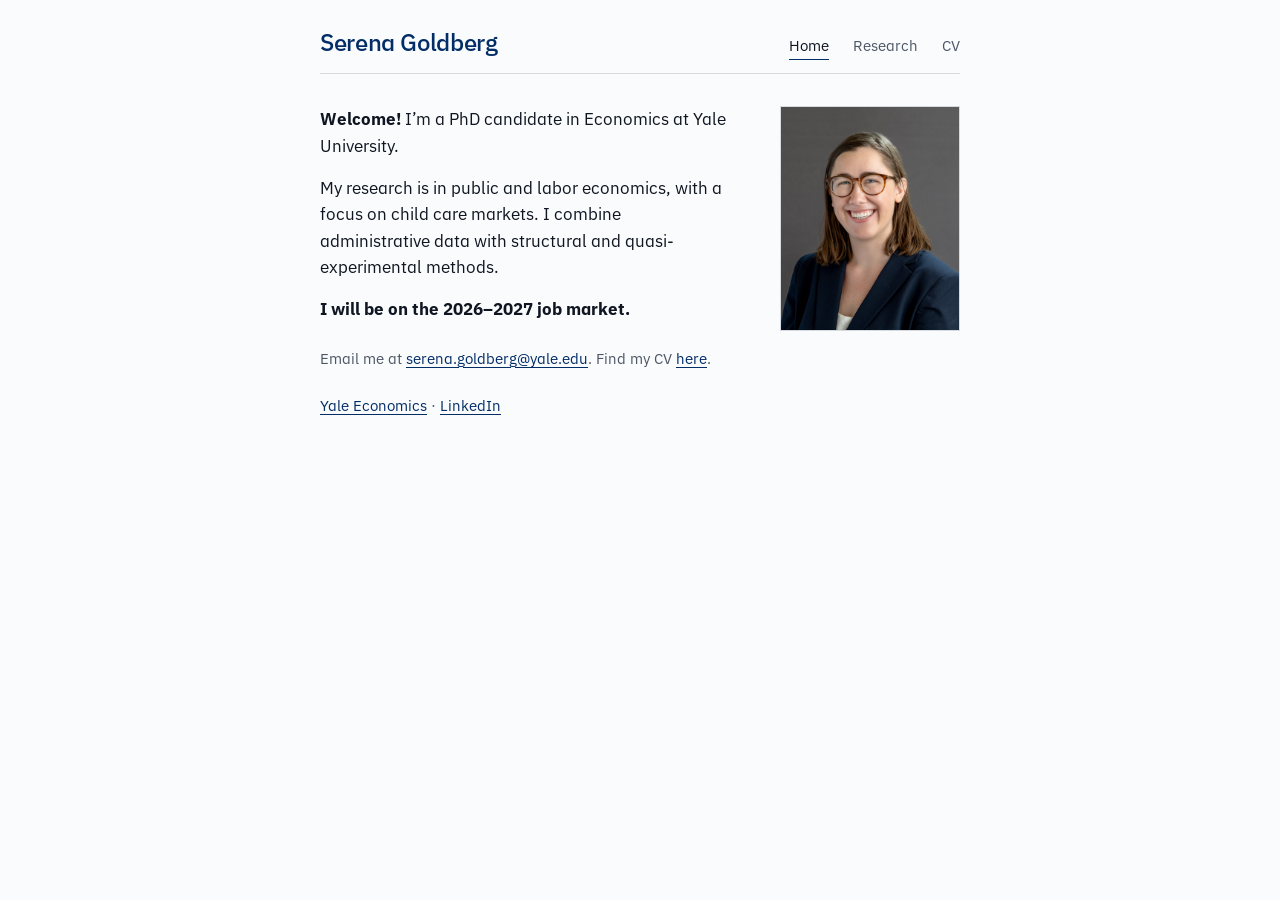
<file: index.html>
<!DOCTYPE html>
<html lang="en">
<head>
  <meta charset="UTF-8">
  <meta name="viewport" content="width=device-width, initial-scale=1.0">
  <title>Serena Goldberg — Yale Economics PhD Candidate</title>
  <meta name="description" content="Serena Goldberg is a PhD candidate in Economics at Yale University researching public and labor economics, with a focus on child care markets.">
  <script type="application/ld+json">
  {
    "@context": "https://schema.org",
    "@type": "Person",
    "name": "Serena Goldberg",
    "givenName": "Serena",
    "familyName": "Goldberg",
    "url": "https://serenagoldberg.github.io",
    "image": "https://serenagoldberg.github.io/images/headshot.jpg",
    "jobTitle": "PhD Candidate in Economics",
    "affiliation": {
      "@type": "CollegeOrUniversity",
      "name": "Yale University",
      "url": "https://economics.yale.edu"
    },
    "email": "mailto:serena.goldberg@yale.edu",
    "knowsAbout": ["Public Economics", "Labor Economics", "Child Care Markets"],
    "sameAs": [
      "https://economics.yale.edu/people/serena-goldberg",
      "https://www.linkedin.com/in/serena-goldberg-09257716b",
      "https://github.com/serenagoldberg"
    ]
  }
  </script>
  <link rel="preconnect" href="https://fonts.googleapis.com">
  <link rel="preconnect" href="https://fonts.gstatic.com" crossorigin>
  <link rel="stylesheet" href="https://fonts.googleapis.com/css2?family=IBM+Plex+Sans:wght@400;500;600;700&family=IBM+Plex+Mono:wght@400&display=swap">
  <link rel="stylesheet" href="style.css">
</head>
<body>
  <div class="page">
    <header class="masthead">
      <a href="index.html" class="masthead__wordmark">Serena Goldberg</a>
      <nav class="masthead__nav" aria-label="Primary">
        <a href="index.html" aria-current="page">Home</a>
        <a href="research.html">Research</a>
        <a href="cv.html">CV</a>
      </nav>
    </header>

    <main>
      <h1 class="visually-hidden">Serena Goldberg — Yale University Economics PhD Candidate</h1>

      <section class="home-header">
        <div class="home-header__intro">
          <p><strong>Welcome!</strong> I&rsquo;m a PhD candidate in Economics at Yale University.</p>
          <p>My research is in public and labor economics, with a focus on child care markets. I combine administrative data with structural and quasi-experimental methods.</p>
          <p><strong>I will be on the 2026&ndash;2027 job market.</strong></p>
          <p class="home-header__contact">
            Email me at <a href="mailto:serena.goldberg@yale.edu">serena.goldberg@yale.edu</a>. Find my CV <a href="cv.html">here</a>.
          </p>
          <p class="home-header__contact">
            <a href="https://economics.yale.edu/people/serena-goldberg">Yale Economics</a> &middot; <a href="https://www.linkedin.com/in/serena-goldberg-09257716b/">LinkedIn</a>
          </p>
        </div>
        <div class="headshot">
          <img src="images/headshot.jpg" alt="Serena Goldberg">
        </div>
      </section>
    </main>
  </div>
</body>
</html>
</file>
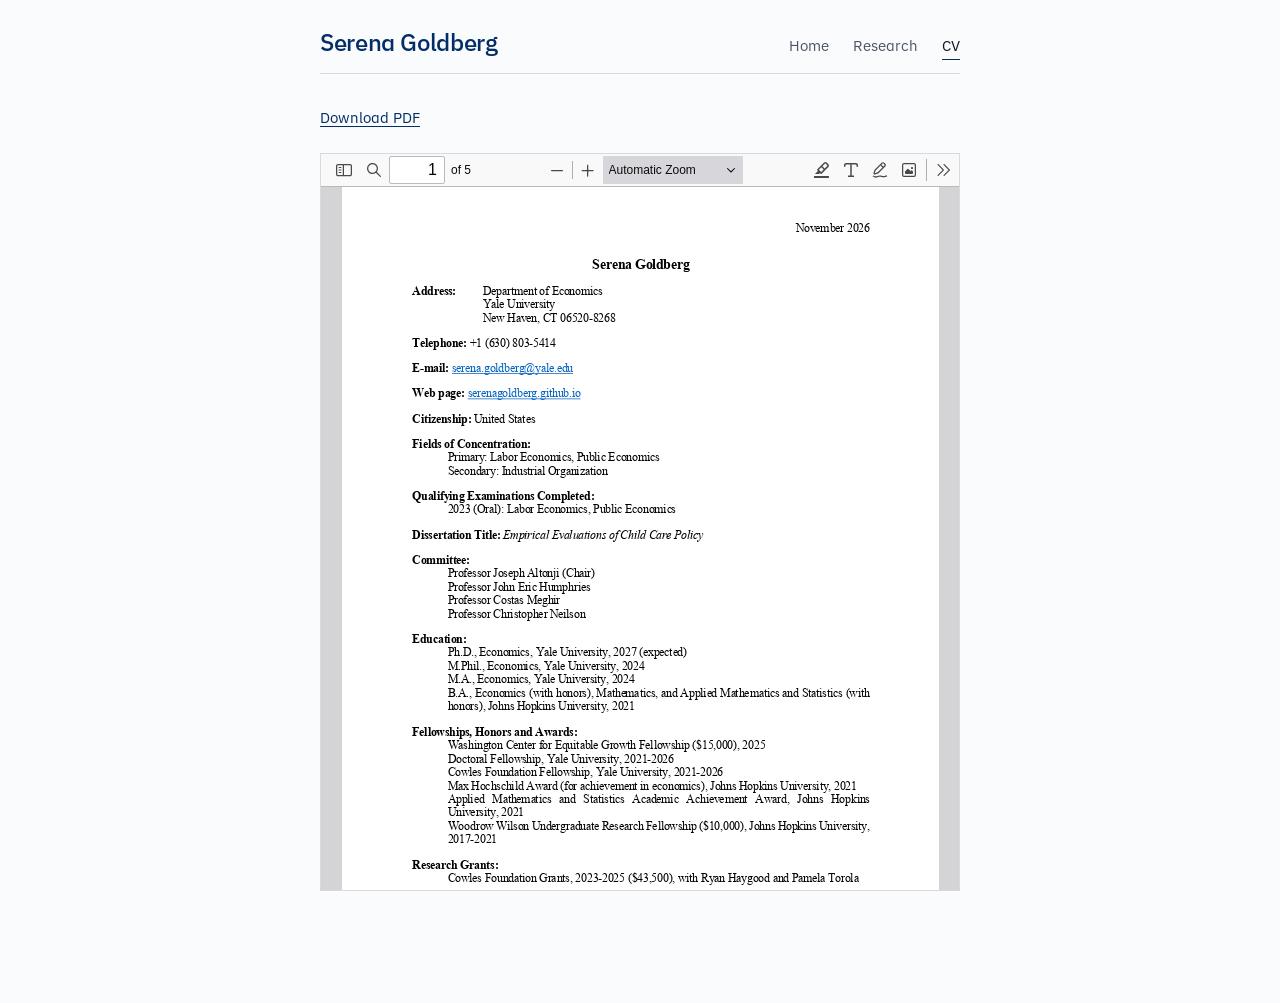
<file: cv.html>
<!DOCTYPE html>
<html lang="en">
<head>
  <meta charset="UTF-8">
  <meta name="viewport" content="width=device-width, initial-scale=1.0">
  <title>CV — Serena Goldberg (Yale Economics)</title>
  <meta name="description" content="CV of Serena Goldberg, PhD candidate in Economics at Yale University.">
  <link rel="preconnect" href="https://fonts.googleapis.com">
  <link rel="preconnect" href="https://fonts.gstatic.com" crossorigin>
  <link rel="stylesheet" href="https://fonts.googleapis.com/css2?family=IBM+Plex+Sans:wght@400;500;600;700&family=IBM+Plex+Mono:wght@400&display=swap">
  <link rel="stylesheet" href="style.css">
</head>
<body>
  <div class="page">
    <header class="masthead">
      <a href="index.html" class="masthead__wordmark">Serena Goldberg</a>
      <nav class="masthead__nav" aria-label="Primary">
        <a href="index.html">Home</a>
        <a href="research.html">Research</a>
        <a href="cv.html" aria-current="page">CV</a>
      </nav>
    </header>

    <main>
      <h1 class="visually-hidden">CV</h1>

      <p class="cv-download"><a href="files/serena_goldberg_cv.pdf">Download PDF</a></p>

      <iframe src="files/pdfjs/web/viewer.html?file=../../serena_goldberg_cv.pdf" class="cv-embed" title="Serena Goldberg CV">
        <p>Your browser doesn't support inline PDF viewing. <a href="files/serena_goldberg_cv.pdf">Download the PDF</a> instead.</p>
      </iframe>
    </main>
  </div>
</body>
</html>
</file>
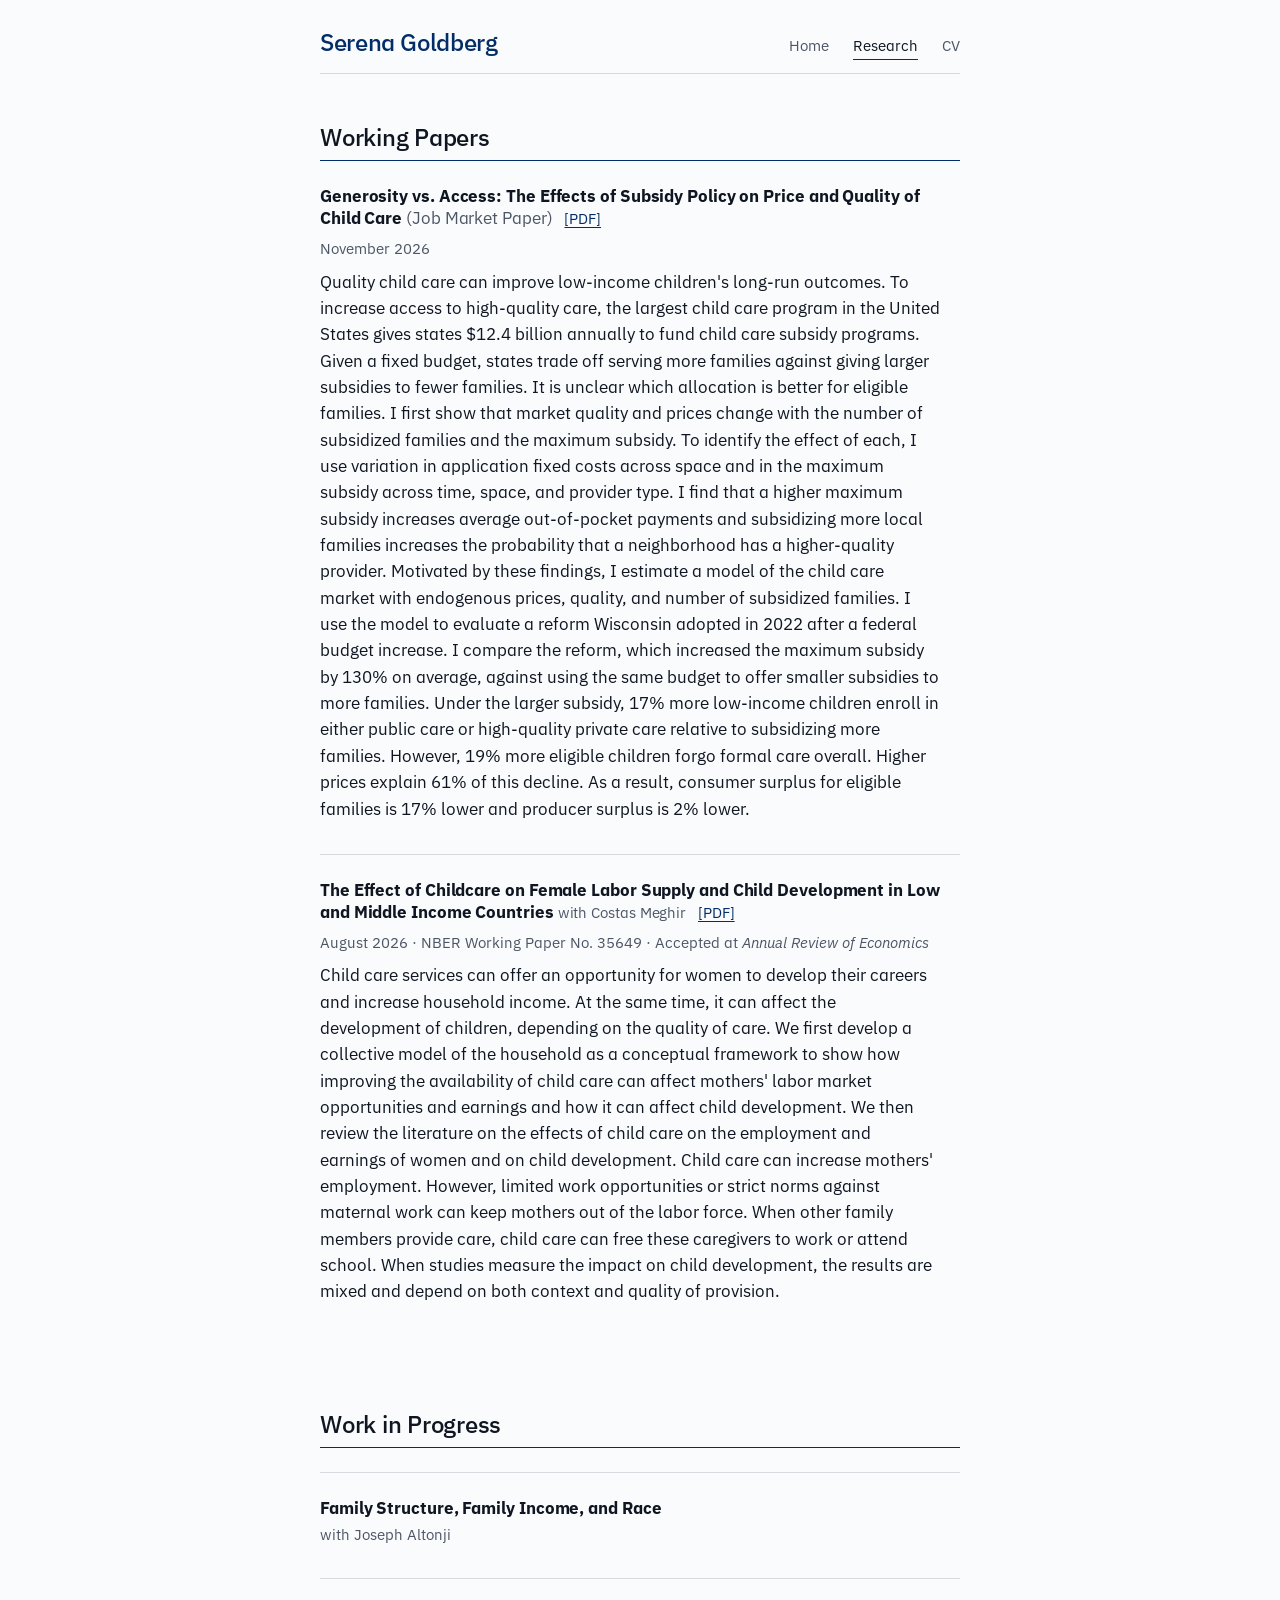
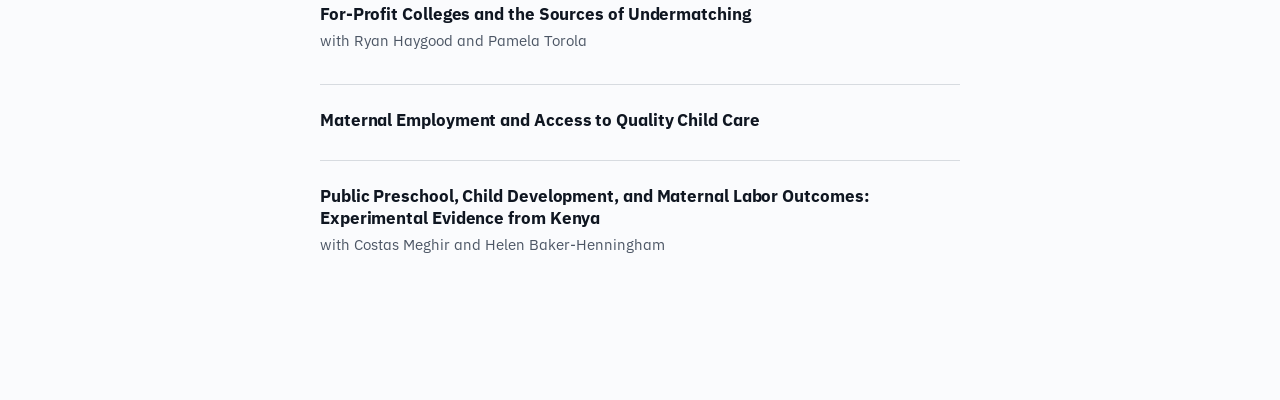
<file: research.html>
<!DOCTYPE html>
<html lang="en">
<head>
  <meta charset="UTF-8">
  <meta name="viewport" content="width=device-width, initial-scale=1.0">
  <title>Research — Serena Goldberg (Yale Economics)</title>
  <meta name="description" content="Working papers and works in progress by Serena Goldberg, PhD candidate in Economics at Yale University, on child care markets, subsidy policy, and female labor supply.">
  <link rel="preconnect" href="https://fonts.googleapis.com">
  <link rel="preconnect" href="https://fonts.gstatic.com" crossorigin>
  <link rel="stylesheet" href="https://fonts.googleapis.com/css2?family=IBM+Plex+Sans:wght@400;500;600;700&family=IBM+Plex+Mono:wght@400&display=swap">
  <link rel="stylesheet" href="style.css">
</head>
<body>
  <div class="page">
    <header class="masthead">
      <a href="index.html" class="masthead__wordmark">Serena Goldberg</a>
      <nav class="masthead__nav" aria-label="Primary">
        <a href="index.html">Home</a>
        <a href="research.html" aria-current="page">Research</a>
        <a href="cv.html">CV</a>
      </nav>
    </header>

    <main>
      <h1 class="visually-hidden">Research</h1>

      <h2>Working Papers</h2>

      <article class="paper">
        <h3 class="paper__title">Generosity vs. Access: The Effects of Subsidy Policy on Price and Quality of Child Care <span class="paper__jmp-tag">(Job Market Paper)</span> <a class="paper__pdf" href="jmp.pdf">[PDF]</a></h3>
        <div class="paper__meta">
          <span class="paper__status">November 2026</span>
        </div>
        <p class="paper__abstract">Quality child care can improve low-income children's long-run outcomes. To increase access to high-quality care, the largest child care program in the United States gives states $12.4 billion annually to fund child care subsidy programs. Given a fixed budget, states trade off serving more families against giving larger subsidies to fewer families. It is unclear which allocation is better for eligible families. I first show that market quality and prices change with the number of subsidized families and the maximum subsidy. To identify the effect of each, I use variation in application fixed costs across space and in the maximum subsidy across time, space, and provider type. I find that a higher maximum subsidy increases average out-of-pocket payments and subsidizing more local families increases the probability that a neighborhood has a higher-quality provider. Motivated by these findings, I estimate a model of the child care market with endogenous prices, quality, and number of subsidized families. I use the model to evaluate a reform Wisconsin adopted in 2022 after a federal budget increase. I compare the reform, which increased the maximum subsidy by 130% on average, against using the same budget to offer smaller subsidies to more families. Under the larger subsidy, 17% more low-income children enroll in either public care or high-quality private care relative to subsidizing more families. However, 19% more eligible children forgo formal care overall. Higher prices explain 61% of this decline. As a result, consumer surplus for eligible families is 17% lower and producer surplus is 2% lower.</p>
      </article>

      <article class="paper">
        <h3 class="paper__title">The Effect of Childcare on Female Labor Supply and Child Development in Low and Middle Income Countries <span class="paper__coauthors">with Costas Meghir</span> <a class="paper__pdf" href="files/childcare-lmic.pdf">[PDF]</a></h3>
        <div class="paper__meta">
          <span class="paper__status">August 2026 &middot; NBER Working Paper No. 35649 &middot; Accepted at <em>Annual Review of Economics</em></span>
        </div>
        <p class="paper__abstract">Child care services can offer an opportunity for women to develop their careers and increase household income. At the same time, it can affect the development of children, depending on the quality of care. We first develop a collective model of the household as a conceptual framework to show how improving the availability of child care can affect mothers' labor market opportunities and earnings and how it can affect child development. We then review the literature on the effects of child care on the employment and earnings of women and on child development. Child care can increase mothers' employment. However, limited work opportunities or strict norms against maternal work can keep mothers out of the labor force. When other family members provide care, child care can free these caregivers to work or attend school. When studies measure the impact on child development, the results are mixed and depend on both context and quality of provision.</p>
      </article>

      <h2>Work in Progress</h2>

      <article class="paper">
        <h3 class="paper__title">Family Structure, Family Income, and Race</h3>
        <p class="paper__coauthors">with Joseph Altonji</p>
      </article>

      <article class="paper">
        <h3 class="paper__title">For-Profit Colleges and the Sources of Undermatching</h3>
        <p class="paper__coauthors">with Ryan Haygood and Pamela Torola</p>
      </article>

      <article class="paper">
        <h3 class="paper__title">Maternal Employment and Access to Quality Child Care</h3>
      </article>

      <article class="paper">
        <h3 class="paper__title">Public Preschool, Child Development, and Maternal Labor Outcomes: Experimental Evidence from Kenya</h3>
        <p class="paper__coauthors">with Costas Meghir and Helen Baker-Henningham</p>
      </article>
    </main>
  </div>
</body>
</html>
</file>
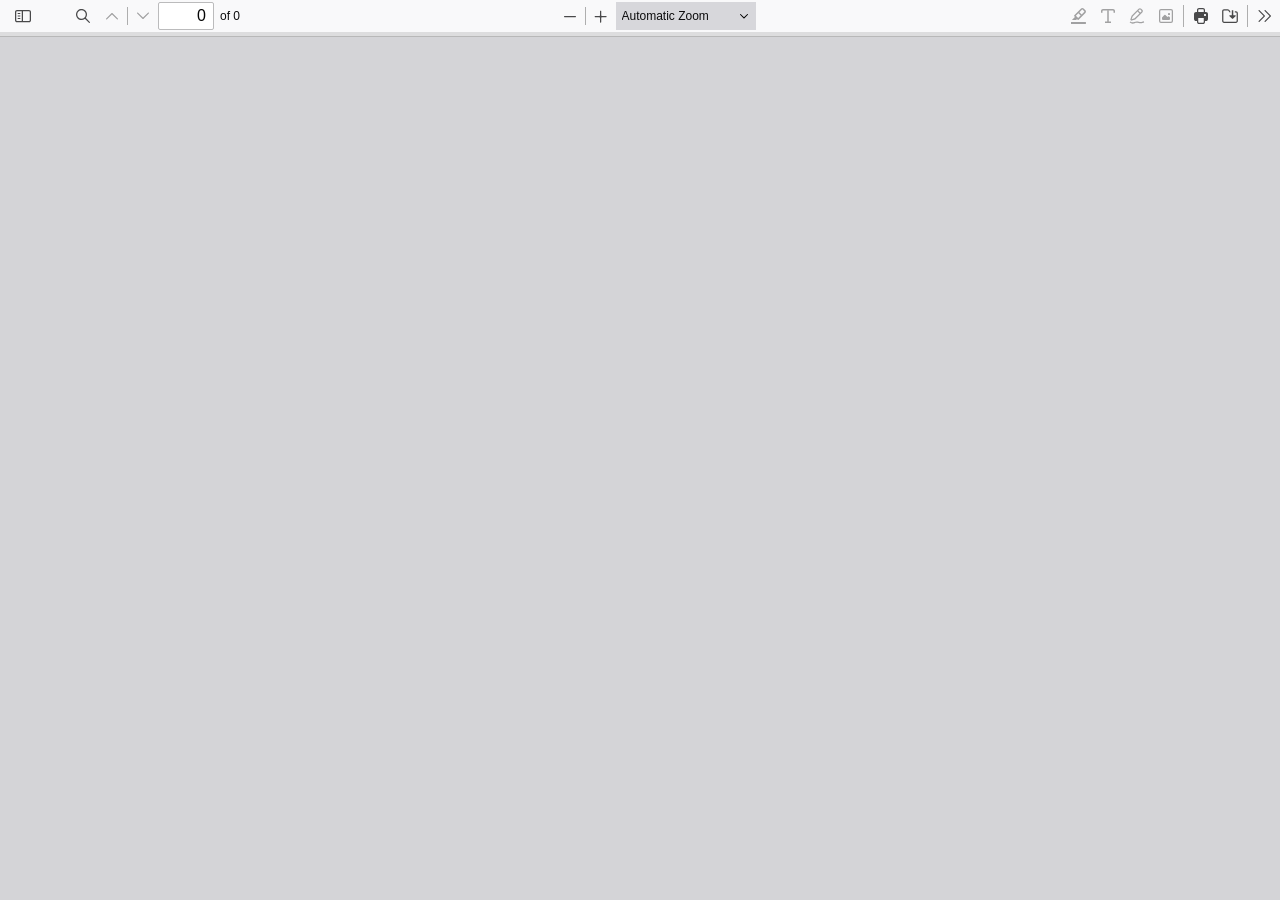
<file: files/pdfjs/web/viewer.html>
<!doctype html>
<!--
Copyright 2012 Mozilla Foundation

Licensed under the Apache License, Version 2.0 (the "License");
you may not use this file except in compliance with the License.
You may obtain a copy of the License at

    http://www.apache.org/licenses/LICENSE-2.0

Unless required by applicable law or agreed to in writing, software
distributed under the License is distributed on an "AS IS" BASIS,
WITHOUT WARRANTIES OR CONDITIONS OF ANY KIND, either express or implied.
See the License for the specific language governing permissions and
limitations under the License.

Adobe CMap resources are covered by their own copyright but the same license:

    Copyright 1990-2015 Adobe Systems Incorporated.

See https://github.com/adobe-type-tools/cmap-resources
-->
<html dir="ltr" mozdisallowselectionprint>
  <head>
    <meta charset="utf-8" />
    <meta name="viewport" content="width=device-width, initial-scale=1, maximum-scale=1" />
    <meta name="google" content="notranslate" />
    <title>PDF.js viewer</title>

  <meta
      http-equiv="Content-Security-Policy"
      content="default-src 'none'; script-src 'self' 'wasm-unsafe-eval'; worker-src 'self' blob:; style-src 'self'; img-src 'self' blob: data:; media-src blob:; font-src 'self' data:; connect-src * blob: data:; base-uri 'none'; form-action 'none';"
    />

<!-- This snippet is used in production (included from viewer.html) -->
<link rel="resource" type="application/l10n" href="locale/locale.json" />
<script src="../build/pdf.mjs" type="module"></script>

    <link rel="stylesheet" href="viewer.css" />

  <script src="viewer.mjs" type="module"></script>
  </head>

  <body tabindex="0">
    <div id="outerContainer">
      <span id="viewer-alert" class="visuallyHidden" role="alert"></span>

      <div id="mainContainer">
        <div class="toolbar">
          <div id="toolbarContainer">
            <div id="toolbarViewer" class="toolbarHorizontalGroup">
              <div id="toolbarViewerLeft" class="toolbarHorizontalGroup">
                <button
                  id="viewsManagerToggleButton"
                  class="toolbarButton"
                  type="button"
                  tabindex="0"
                  data-l10n-id="pdfjs-toggle-views-manager-button1"
                  aria-expanded="false"
                  aria-haspopup="true"
                  aria-controls="viewsManager"
                >
                  <span data-l10n-id="pdfjs-toggle-views-manager-button1-label"></span>
                </button>
                <div
                  id="viewsManager"
                  class="menuContainer sidebar"
                  hidden="true"
                  role="dialog"
                  aria-describedby="viewsManagerHeaderLabel"
                  data-l10n-id="pdfjs-views-manager-sidebar"
                >
                  <div id="viewsManagerHeader">
                    <div id="viewsManagerTitle">
                      <div id="viewsManagerSelector">
                        <button
                          class="toolbarButton viewsManagerButton hasPopupMenu"
                          type="button"
                          id="viewsManagerSelectorButton"
                          tabindex="0"
                          data-l10n-id="pdfjs-views-manager-view-selector-button"
                          aria-expanded="false"
                          aria-haspopup="listbox"
                          aria-controls="viewsManagerSelectorOptions"
                        >
                          <span data-l10n-id="pdfjs-views-manager-view-selector-button-label"></span>
                        </button>
                        <menu id="viewsManagerSelectorOptions" role="listbox" class="popupMenu withMark">
                          <button id="thumbnailsViewMenu" role="option" type="button" tabindex="-1">
                            <span data-l10n-id="pdfjs-views-manager-pages-option-label"></span>
                          </button>
                          <button id="outlinesViewMenu" role="option" type="button" tabindex="-1">
                            <span data-l10n-id="pdfjs-views-manager-outlines-option-label"></span>
                          </button>
                          <button id="attachmentsViewMenu" role="option" type="button" tabindex="-1">
                            <span data-l10n-id="pdfjs-views-manager-attachments-option-label"></span>
                          </button>
                          <button id="layersViewMenu" role="option" type="button" tabindex="-1">
                            <span data-l10n-id="pdfjs-views-manager-layers-option-label"></span>
                          </button>
                        </menu>
                      </div>
                      <span id="viewsManagerHeaderLabel" class="viewsManagerLabel" role="heading" aria-level="2"></span>
                      <button
                        id="viewsManagerAddFileButton"
                        class="toolbarButton viewsManagerButton"
                        type="button"
                        tabindex="0"
                        data-l10n-id="pdfjs-views-manager-add-file-button"
                        hidden="true"
                      >
                        <span data-l10n-id="pdfjs-views-manager-add-file-button-label"></span>
                        <input id="viewsManagerAddFilePicker" type="file" accept="application/pdf,image/*" multiple />
                      </button>
                      <button
                        id="viewsManagerCurrentOutlineButton"
                        class="toolbarButton viewsManagerButton"
                        type="button"
                        tabindex="0"
                        data-l10n-id="pdfjs-current-outline-item-button"
                        hidden="true"
                      >
                        <span data-l10n-id="pdfjs-current-outline-item-button-label"></span>
                      </button>
                    </div>
                    <div id="viewsManagerStatus">
                      <div id="viewsManagerStatusAction">
                        <span id="viewsManagerStatusActionLabelContainer" class="viewsManagerStatusLabel">
                          <button
                            id="viewsManagerStatusActionDeselectButton"
                            class="hidden"
                            type="button"
                            tabindex="0"
                            role="checkbox"
                            aria-checked="true"
                            aria-labelledby="viewsManagerStatusActionLabel"
                          ></button>
                          <span
                            id="viewsManagerStatusActionLabel"
                            class="viewsManagerStatusLabel"
                            data-l10n-id="pdfjs-views-manager-pages-status-none-action-label"
                          ></span>
                        </span>
                        <div id="actionSelector">
                          <button
                            id="viewsManagerStatusActionButton"
                            class="viewsManagerButton hasPopupMenu"
                            type="button"
                            tabindex="0"
                            aria-haspopup="menu"
                            aria-controls="viewsManagerStatusActionOptions"
                            aria-expanded="false"
                          >
                            <span data-l10n-id="pdfjs-views-manager-pages-status-action-button-label"></span>
                          </button>
                          <menu id="viewsManagerStatusActionOptions" class="popupMenu">
                            <button id="viewsManagerStatusActionCopy" class="noIcon" role="menuitem" type="button" tabindex="-1" disabled>
                              <span data-l10n-id="pdfjs-views-manager-pages-status-copy-button-label"></span>
                            </button>
                            <button id="viewsManagerStatusActionCut" class="noIcon" role="menuitem" type="button" tabindex="-1" disabled>
                              <span data-l10n-id="pdfjs-views-manager-pages-status-cut-button-label"></span>
                            </button>
                            <button id="viewsManagerStatusActionDelete" class="noIcon" role="menuitem" type="button" tabindex="-1" disabled>
                              <span data-l10n-id="pdfjs-views-manager-pages-status-delete-button-label"></span>
                            </button>
                            <button id="viewsManagerStatusActionExport" class="noIcon" role="menuitem" type="button" tabindex="-1" disabled>
                              <span data-l10n-id="pdfjs-views-manager-pages-status-export-selected-button-label"></span>
                            </button>
                          </menu>
                        </div>
                      </div>
                      <div id="viewsManagerStatusUndo" class="hidden">
                        <span id="viewsManagerStatusUndoLabel" class="viewsManagerStatusLabel"></span>
                        <div>
                          <button id="viewsManagerStatusUndoButton" class="viewsManagerButton" type="button" tabindex="0">
                            <span data-l10n-id="pdfjs-views-manager-status-undo-button-label"></span>
                          </button>
                          <button
                            id="viewsManagerStatusUndoCloseButton"
                            class="toolbarButton viewsManagerButton viewsCloseButton"
                            type="button"
                            tabindex="0"
                            data-l10n-id="pdfjs-views-manager-status-close-button"
                          >
                            <span data-l10n-id="pdfjs-views-manager-status-close-button-label"></span>
                          </button>
                        </div>
                      </div>
                      <div id="viewsManagerStatusWarning" class="hidden">
                        <span id="viewsManagerStatusWarningLabel" class="viewsManagerStatusLabel"></span>
                        <button
                          id="viewsManagerStatusWarningCloseButton"
                          class="toolbarButton viewsManagerButton viewsCloseButton"
                          type="button"
                          tabindex="0"
                          data-l10n-id="pdfjs-views-manager-status-close-button"
                        >
                          <span data-l10n-id="pdfjs-views-manager-status-close-button-label"></span>
                        </button>
                      </div>
                      <div id="viewsManagerStatusWaiting" class="hidden">
                        <span id="viewsManagerStatusWaitingLabel" class="viewsManagerStatusLabel"></span>
                        <button
                          id="viewsManagerStatusWaitingCloseButton"
                          class="toolbarButton viewsManagerButton viewsCloseButton"
                          type="button"
                          tabindex="0"
                          data-l10n-id="pdfjs-views-manager-status-close-button"
                        >
                          <span data-l10n-id="pdfjs-views-manager-status-close-button-label"></span>
                        </button>
                      </div>
                    </div>
                  </div>
                  <div id="viewsManagerContent" tabindex="-1">
                    <div id="thumbnailsView" class="thumbnailsView hidden" tabindex="-1"></div>
                    <div id="outlinesView" class="treeView hidden"></div>
                    <div id="attachmentsView" class="hidden"></div>
                    <div id="layersView" class="treeView hidden"></div>
                  </div>
                  <div
                    id="viewsManagerResizer"
                    class="sidebarResizer"
                    role="separator"
                    aria-controls="viewsManager"
                    tabindex="0"
                    data-l10n-id="pdfjs-views-manager-sidebar-resizer"
                  ></div>
                </div>
                <!-- sidebarContainer -->

                <div class="toolbarButtonSpacer"></div>
                <div class="toolbarButtonWithContainer">
                  <button
                    id="viewFindButton"
                    class="toolbarButton"
                    type="button"
                    tabindex="0"
                    data-l10n-id="pdfjs-findbar-button"
                    aria-expanded="false"
                    aria-controls="findbar"
                  >
                    <span data-l10n-id="pdfjs-findbar-button-label"></span>
                  </button>
                  <div class="hidden doorHanger toolbarHorizontalGroup" id="findbar">
                    <div id="findInputContainer" class="toolbarHorizontalGroup">
                      <span class="loadingInput end toolbarHorizontalGroup">
                        <input id="findInput" class="toolbarField" tabindex="0" data-l10n-id="pdfjs-find-input" aria-invalid="false" />
                      </span>
                      <div class="toolbarHorizontalGroup">
                        <button id="findPreviousButton" class="toolbarButton" type="button" tabindex="0" data-l10n-id="pdfjs-find-previous-button">
                          <span data-l10n-id="pdfjs-find-previous-button-label"></span>
                        </button>
                        <div class="splitToolbarButtonSeparator"></div>
                        <button id="findNextButton" class="toolbarButton" type="button" tabindex="0" data-l10n-id="pdfjs-find-next-button">
                          <span data-l10n-id="pdfjs-find-next-button-label"></span>
                        </button>
                      </div>
                    </div>

                    <div id="findbarOptionsOneContainer" class="toolbarHorizontalGroup">
                      <div class="toggleButton toolbarLabel">
                        <input type="checkbox" id="findHighlightAll" tabindex="0" />
                        <label for="findHighlightAll" data-l10n-id="pdfjs-find-highlight-checkbox"></label>
                      </div>
                      <div class="toggleButton toolbarLabel">
                        <input type="checkbox" id="findMatchCase" tabindex="0" />
                        <label for="findMatchCase" data-l10n-id="pdfjs-find-match-case-checkbox-label"></label>
                      </div>
                    </div>
                    <div id="findbarOptionsTwoContainer" class="toolbarHorizontalGroup">
                      <div class="toggleButton toolbarLabel">
                        <input type="checkbox" id="findMatchDiacritics" tabindex="0" />
                        <label for="findMatchDiacritics" data-l10n-id="pdfjs-find-match-diacritics-checkbox-label"></label>
                      </div>
                      <div class="toggleButton toolbarLabel">
                        <input type="checkbox" id="findEntireWord" tabindex="0" />
                        <label for="findEntireWord" data-l10n-id="pdfjs-find-entire-word-checkbox-label"></label>
                      </div>
                    </div>

                    <div id="findbarMessageContainer" class="toolbarHorizontalGroup" aria-live="polite">
                      <span id="findResultsCount" class="toolbarLabel"></span>
                      <span id="findMsg" class="toolbarLabel"></span>
                    </div>
                  </div>
                  <!-- findbar -->
                </div>
                <div class="toolbarHorizontalGroup hiddenSmallView">
                  <button class="toolbarButton" type="button" id="previous" tabindex="0" data-l10n-id="pdfjs-previous-button">
                    <span data-l10n-id="pdfjs-previous-button-label"></span>
                  </button>
                  <div class="splitToolbarButtonSeparator"></div>
                  <button class="toolbarButton" type="button" id="next" tabindex="0" data-l10n-id="pdfjs-next-button">
                    <span data-l10n-id="pdfjs-next-button-label"></span>
                  </button>
                </div>
                <div class="toolbarHorizontalGroup">
                  <span class="loadingInput start toolbarHorizontalGroup">
                    <input
                      type="number"
                      id="pageNumber"
                      class="toolbarField"
                      value="1"
                      min="1"
                      tabindex="0"
                      data-l10n-id="pdfjs-page-input"
                      autocomplete="off"
                    />
                  </span>
                  <span id="numPages" class="toolbarLabel"></span>
                </div>
              </div>
              <div id="toolbarViewerMiddle" class="toolbarHorizontalGroup">
                <div class="toolbarHorizontalGroup">
                  <button id="zoomOutButton" class="toolbarButton" type="button" tabindex="0" data-l10n-id="pdfjs-zoom-out-button">
                    <span data-l10n-id="pdfjs-zoom-out-button-label"></span>
                  </button>
                  <div class="splitToolbarButtonSeparator"></div>
                  <button id="zoomInButton" class="toolbarButton" type="button" tabindex="0" data-l10n-id="pdfjs-zoom-in-button">
                    <span data-l10n-id="pdfjs-zoom-in-button-label"></span>
                  </button>
                </div>
                <span id="scaleSelectContainer" class="dropdownToolbarButton">
                  <select id="scaleSelect" tabindex="0" data-l10n-id="pdfjs-zoom-select">
                    <option id="pageAutoOption" value="auto" selected="selected" data-l10n-id="pdfjs-page-scale-auto"></option>
                    <option id="pageActualOption" value="page-actual" data-l10n-id="pdfjs-page-scale-actual"></option>
                    <option id="pageFitOption" value="page-fit" data-l10n-id="pdfjs-page-scale-fit"></option>
                    <option id="pageWidthOption" value="page-width" data-l10n-id="pdfjs-page-scale-width"></option>
                    <option
                      id="customScaleOption"
                      value="custom"
                      disabled="disabled"
                      hidden="true"
                      data-l10n-id="pdfjs-page-scale-percent"
                      data-l10n-args='{ "scale": 0 }'
                    ></option>
                    <option value="0.5" data-l10n-id="pdfjs-page-scale-percent" data-l10n-args='{ "scale": 50 }'></option>
                    <option value="0.75" data-l10n-id="pdfjs-page-scale-percent" data-l10n-args='{ "scale": 75 }'></option>
                    <option value="1" data-l10n-id="pdfjs-page-scale-percent" data-l10n-args='{ "scale": 100 }'></option>
                    <option value="1.25" data-l10n-id="pdfjs-page-scale-percent" data-l10n-args='{ "scale": 125 }'></option>
                    <option value="1.5" data-l10n-id="pdfjs-page-scale-percent" data-l10n-args='{ "scale": 150 }'></option>
                    <option value="2" data-l10n-id="pdfjs-page-scale-percent" data-l10n-args='{ "scale": 200 }'></option>
                    <option value="3" data-l10n-id="pdfjs-page-scale-percent" data-l10n-args='{ "scale": 300 }'></option>
                    <option value="4" data-l10n-id="pdfjs-page-scale-percent" data-l10n-args='{ "scale": 400 }'></option>
                  </select>
                </span>
              </div>
              <div id="toolbarViewerRight" class="toolbarHorizontalGroup">
                <div id="editorModeButtons" class="toolbarHorizontalGroup">
                  <div id="signatureProperties" class="toolbarButtonWithContainer" hidden="true">
                    <button
                      id="signaturePropertiesButton"
                      class="toolbarButton"
                      type="button"
                      tabindex="0"
                      aria-expanded="false"
                      aria-haspopup="true"
                      aria-controls="signaturePropertiesPanel"
                      data-l10n-id="pdfjs-digital-signature-properties-button"
                    >
                      <span data-l10n-id="pdfjs-digital-signature-properties-button-label"></span>
                    </button>
                    <div class="editorParamsToolbar hidden doorHangerRight" id="signaturePropertiesPanel" role="region">
                      <div id="signaturePropertiesContainer" class="signaturePropertiesContainer">
                        <div id="signaturePropertiesBanner" class="sigBanner" hidden="true" role="status"></div>
                        <ul id="signaturePropertiesList" class="signaturePropertiesList" tabindex="-1"></ul>
                      </div>
                    </div>
                  </div>
                  <div id="signaturePropertiesSeparator" class="verticalToolbarSeparator" hidden="true"></div>
                  <div id="editorComment" class="toolbarButtonWithContainer" hidden="true">
                    <button
                      id="editorCommentButton"
                      class="toolbarButton"
                      type="button"
                      tabindex="0"
                      disabled="disabled"
                      aria-expanded="false"
                      aria-haspopup="true"
                      aria-controls="editorCommentParamsToolbar"
                      data-l10n-id="pdfjs-editor-comment-button"
                    >
                      <span data-l10n-id="pdfjs-editor-comment-button-label"></span>
                    </button>
                    <div class="editorParamsToolbar hidden menu" id="editorCommentParamsToolbar">
                      <div id="editorCommentsSidebar" class="menuContainer comment sidebar" role="landmark" aria-labelledby="editorCommentsSidebarHeader">
                        <div id="editorCommentsSidebarResizer" class="sidebarResizer" role="separator" aria-controls="editorCommentsSidebar" tabindex="0"></div>
                        <div id="editorCommentsSidebarHeader" role="heading" aria-level="2">
                          <span class="commentCount">
                            <span id="editorCommentsSidebarTitle" data-l10n-id="pdfjs-editor-comments-sidebar-title" data-l10n-args='{ "count": 0 }'></span>
                            <span id="editorCommentsSidebarCount"></span>
                          </span>
                          <button id="editorCommentsSidebarCloseButton" type="button" tabindex="0" data-l10n-id="pdfjs-editor-comments-sidebar-close-button">
                            <span data-l10n-id="pdfjs-editor-comments-sidebar-close-button-label"></span>
                          </button>
                        </div>
                        <div id="editorCommentsSidebarListContainer" tabindex="-1">
                          <ul id="editorCommentsSidebarList"></ul>
                        </div>
                      </div>
                    </div>
                  </div>
                  <div id="editorSignature" class="toolbarButtonWithContainer" hidden="true">
                    <button
                      id="editorSignatureButton"
                      class="toolbarButton"
                      type="button"
                      tabindex="0"
                      disabled="disabled"
                      aria-expanded="false"
                      aria-haspopup="true"
                      aria-controls="editorSignatureParamsToolbar"
                      data-l10n-id="pdfjs-editor-signature-button"
                    >
                      <span data-l10n-id="pdfjs-editor-signature-button-label"></span>
                    </button>
                    <div class="editorParamsToolbar hidden doorHangerRight menu" id="editorSignatureParamsToolbar">
                      <div id="addSignatureDoorHanger" class="menuContainer" role="region" data-l10n-id="pdfjs-editor-add-signature-container">
                        <button
                          id="editorSignatureAddSignature"
                          class="toolbarButton labeled"
                          type="button"
                          tabindex="0"
                          data-l10n-id="pdfjs-editor-signature-add-signature-button"
                        >
                          <span data-l10n-id="pdfjs-editor-signature-add-signature-button-label" class="editorParamsLabel"></span>
                        </button>
                      </div>
                    </div>
                  </div>
                  <div id="editorHighlight" class="toolbarButtonWithContainer">
                    <button
                      id="editorHighlightButton"
                      class="toolbarButton"
                      type="button"
                      disabled="disabled"
                      aria-expanded="false"
                      aria-haspopup="true"
                      aria-controls="editorHighlightParamsToolbar"
                      tabindex="0"
                      data-l10n-id="pdfjs-editor-highlight-button"
                    >
                      <span data-l10n-id="pdfjs-editor-highlight-button-label"></span>
                    </button>
                    <div class="editorParamsToolbar hidden doorHangerRight" id="editorHighlightParamsToolbar">
                      <div id="highlightParamsToolbarContainer" class="editorParamsToolbarContainer">
                        <div id="editorHighlightColorPicker" class="colorPicker">
                          <span id="highlightColorPickerLabel" class="editorParamsLabel" data-l10n-id="pdfjs-editor-highlight-colorpicker-label"></span>
                        </div>
                        <div id="editorHighlightThickness">
                          <label
                            for="editorFreeHighlightThickness"
                            class="editorParamsLabel"
                            data-l10n-id="pdfjs-editor-free-highlight-thickness-input"
                          ></label>
                          <div class="thicknessPicker">
                            <input
                              type="range"
                              id="editorFreeHighlightThickness"
                              class="editorParamsSlider"
                              data-l10n-id="pdfjs-editor-free-highlight-thickness-title"
                              value="12"
                              min="8"
                              max="24"
                              step="1"
                              tabindex="0"
                            />
                          </div>
                        </div>
                        <div id="editorHighlightVisibility">
                          <div class="divider"></div>
                          <div class="toggler">
                            <label for="editorHighlightShowAll" class="editorParamsLabel" data-l10n-id="pdfjs-editor-highlight-show-all-button-label"></label>
                            <button
                              id="editorHighlightShowAll"
                              class="toggle-button"
                              type="button"
                              data-l10n-id="pdfjs-editor-highlight-show-all-button"
                              aria-pressed="true"
                              tabindex="0"
                            ></button>
                          </div>
                        </div>
                      </div>
                    </div>
                  </div>
                  <div id="editorFreeText" class="toolbarButtonWithContainer">
                    <button
                      id="editorFreeTextButton"
                      class="toolbarButton"
                      type="button"
                      disabled="disabled"
                      aria-expanded="false"
                      aria-haspopup="true"
                      aria-controls="editorFreeTextParamsToolbar"
                      tabindex="0"
                      data-l10n-id="pdfjs-editor-free-text-button"
                    >
                      <span data-l10n-id="pdfjs-editor-free-text-button-label"></span>
                    </button>
                    <div class="editorParamsToolbar hidden doorHangerRight" id="editorFreeTextParamsToolbar">
                      <div class="editorParamsToolbarContainer">
                        <div class="editorParamsSetter">
                          <label for="editorFreeTextColor" class="editorParamsLabel" data-l10n-id="pdfjs-editor-free-text-color-input"></label>
                          <input type="color" id="editorFreeTextColor" class="editorParamsColor" tabindex="0" />
                        </div>
                        <div class="editorParamsSetter">
                          <label for="editorFreeTextFontSize" class="editorParamsLabel" data-l10n-id="pdfjs-editor-free-text-size-input"></label>
                          <input type="range" id="editorFreeTextFontSize" class="editorParamsSlider" value="10" min="5" max="100" step="1" tabindex="0" />
                        </div>
                      </div>
                    </div>
                  </div>
                  <div id="editorInk" class="toolbarButtonWithContainer">
                    <button
                      id="editorInkButton"
                      class="toolbarButton"
                      type="button"
                      disabled="disabled"
                      aria-expanded="false"
                      aria-haspopup="true"
                      aria-controls="editorInkParamsToolbar"
                      tabindex="0"
                      data-l10n-id="pdfjs-editor-ink-button"
                    >
                      <span data-l10n-id="pdfjs-editor-ink-button-label"></span>
                    </button>
                    <div class="editorParamsToolbar hidden doorHangerRight" id="editorInkParamsToolbar">
                      <div class="editorParamsToolbarContainer">
                        <div class="editorParamsSetter">
                          <label for="editorInkColor" class="editorParamsLabel" data-l10n-id="pdfjs-editor-ink-color-input"></label>
                          <input type="color" id="editorInkColor" class="editorParamsColor" tabindex="0" />
                        </div>
                        <div class="editorParamsSetter">
                          <label for="editorInkThickness" class="editorParamsLabel" data-l10n-id="pdfjs-editor-ink-thickness-input"></label>
                          <input type="range" id="editorInkThickness" class="editorParamsSlider" value="1" min="1" max="20" step="1" tabindex="0" />
                        </div>
                        <div class="editorParamsSetter">
                          <label for="editorInkOpacity" class="editorParamsLabel" data-l10n-id="pdfjs-editor-ink-opacity-input"></label>
                          <input type="range" id="editorInkOpacity" class="editorParamsSlider" value="1" min="0.05" max="1" step="0.05" tabindex="0" />
                        </div>
                      </div>
                    </div>
                  </div>
                  <div id="editorStamp" class="toolbarButtonWithContainer">
                    <button
                      id="editorStampButton"
                      class="toolbarButton"
                      type="button"
                      disabled="disabled"
                      aria-expanded="false"
                      aria-haspopup="true"
                      aria-controls="editorStampParamsToolbar"
                      tabindex="0"
                      data-l10n-id="pdfjs-editor-stamp-button"
                    >
                      <span data-l10n-id="pdfjs-editor-stamp-button-label"></span>
                    </button>
                    <div class="editorParamsToolbar hidden doorHangerRight menu" id="editorStampParamsToolbar">
                      <div class="menuContainer">
                        <button
                          id="editorStampAddImage"
                          class="toolbarButton labeled"
                          type="button"
                          tabindex="0"
                          data-l10n-id="pdfjs-editor-stamp-add-image-button"
                        >
                          <span class="editorParamsLabel" data-l10n-id="pdfjs-editor-stamp-add-image-button-label"></span>
                        </button>
                      </div>
                    </div>
                  </div>
                </div>

                <div id="editorModeSeparator" class="verticalToolbarSeparator"></div>

                <div class="toolbarHorizontalGroup hiddenMediumView">
                  <button id="printButton" class="toolbarButton" type="button" tabindex="0" data-l10n-id="pdfjs-print-button">
                    <span data-l10n-id="pdfjs-print-button-label"></span>
                  </button>

                  <button id="downloadButton" class="toolbarButton" type="button" tabindex="0" data-l10n-id="pdfjs-save-button">
                    <span data-l10n-id="pdfjs-save-button-label"></span>
                  </button>
                </div>

                <div class="verticalToolbarSeparator hiddenMediumView"></div>

                <div id="secondaryToolbarToggle" class="toolbarButtonWithContainer">
                  <button
                    id="secondaryToolbarToggleButton"
                    class="toolbarButton"
                    type="button"
                    tabindex="0"
                    data-l10n-id="pdfjs-tools-button"
                    aria-expanded="false"
                    aria-haspopup="true"
                    aria-controls="secondaryToolbar"
                  >
                    <span data-l10n-id="pdfjs-tools-button-label"></span>
                  </button>
                  <div id="secondaryToolbar" class="hidden doorHangerRight menu">
                    <div id="secondaryToolbarButtonContainer" class="menuContainer">
                      <button id="secondaryOpenFile" class="toolbarButton labeled" type="button" tabindex="0" data-l10n-id="pdfjs-open-file-button">
                        <span data-l10n-id="pdfjs-open-file-button-label"></span>
                      </button>

                      <div class="visibleMediumView">
                        <button id="secondaryPrint" class="toolbarButton labeled" type="button" tabindex="0" data-l10n-id="pdfjs-print-button">
                          <span data-l10n-id="pdfjs-print-button-label"></span>
                        </button>

                        <button id="secondaryDownload" class="toolbarButton labeled" type="button" tabindex="0" data-l10n-id="pdfjs-save-button">
                          <span data-l10n-id="pdfjs-save-button-label"></span>
                        </button>

                      </div>

                      <div class="horizontalToolbarSeparator"></div>

                      <button id="presentationMode" class="toolbarButton labeled" type="button" tabindex="0" data-l10n-id="pdfjs-presentation-mode-button">
                        <span data-l10n-id="pdfjs-presentation-mode-button-label"></span>
                      </button>

                      <a href="#" id="viewBookmark" class="toolbarButton labeled" tabindex="0" data-l10n-id="pdfjs-bookmark-button">
                        <span data-l10n-id="pdfjs-bookmark-button-label"></span>
                      </a>

                      <div id="viewBookmarkSeparator" class="horizontalToolbarSeparator"></div>

                      <button id="firstPage" class="toolbarButton labeled" type="button" tabindex="0" data-l10n-id="pdfjs-first-page-button">
                        <span data-l10n-id="pdfjs-first-page-button-label"></span>
                      </button>
                      <button id="lastPage" class="toolbarButton labeled" type="button" tabindex="0" data-l10n-id="pdfjs-last-page-button">
                        <span data-l10n-id="pdfjs-last-page-button-label"></span>
                      </button>

                      <div class="horizontalToolbarSeparator"></div>

                      <button id="pageRotateCw" class="toolbarButton labeled" type="button" tabindex="0" data-l10n-id="pdfjs-page-rotate-cw-button">
                        <span data-l10n-id="pdfjs-page-rotate-cw-button-label"></span>
                      </button>
                      <button id="pageRotateCcw" class="toolbarButton labeled" type="button" tabindex="0" data-l10n-id="pdfjs-page-rotate-ccw-button">
                        <span data-l10n-id="pdfjs-page-rotate-ccw-button-label"></span>
                      </button>

                      <div class="horizontalToolbarSeparator"></div>

                      <div id="cursorToolButtons" role="radiogroup">
                        <button
                          id="cursorSelectTool"
                          class="toolbarButton labeled toggled"
                          type="button"
                          tabindex="0"
                          data-l10n-id="pdfjs-cursor-text-select-tool-button"
                          role="radio"
                          aria-checked="true"
                        >
                          <span data-l10n-id="pdfjs-cursor-text-select-tool-button-label"></span>
                        </button>
                        <button
                          id="cursorHandTool"
                          class="toolbarButton labeled"
                          type="button"
                          tabindex="0"
                          data-l10n-id="pdfjs-cursor-hand-tool-button"
                          role="radio"
                          aria-checked="false"
                        >
                          <span data-l10n-id="pdfjs-cursor-hand-tool-button-label"></span>
                        </button>
                      </div>

                      <div class="horizontalToolbarSeparator"></div>

                      <div id="scrollModeButtons" role="radiogroup">
                        <button
                          id="scrollPage"
                          class="toolbarButton labeled"
                          type="button"
                          tabindex="0"
                          data-l10n-id="pdfjs-scroll-page-button"
                          role="radio"
                          aria-checked="false"
                        >
                          <span data-l10n-id="pdfjs-scroll-page-button-label"></span>
                        </button>
                        <button
                          id="scrollVertical"
                          class="toolbarButton labeled toggled"
                          type="button"
                          tabindex="0"
                          data-l10n-id="pdfjs-scroll-vertical-button"
                          role="radio"
                          aria-checked="true"
                        >
                          <span data-l10n-id="pdfjs-scroll-vertical-button-label"></span>
                        </button>
                        <button
                          id="scrollHorizontal"
                          class="toolbarButton labeled"
                          type="button"
                          tabindex="0"
                          data-l10n-id="pdfjs-scroll-horizontal-button"
                          role="radio"
                          aria-checked="false"
                        >
                          <span data-l10n-id="pdfjs-scroll-horizontal-button-label"></span>
                        </button>
                        <button
                          id="scrollWrapped"
                          class="toolbarButton labeled"
                          type="button"
                          tabindex="0"
                          data-l10n-id="pdfjs-scroll-wrapped-button"
                          role="radio"
                          aria-checked="false"
                        >
                          <span data-l10n-id="pdfjs-scroll-wrapped-button-label"></span>
                        </button>
                      </div>

                      <div class="horizontalToolbarSeparator"></div>

                      <div id="spreadModeButtons" role="radiogroup">
                        <button
                          id="spreadNone"
                          class="toolbarButton labeled toggled"
                          type="button"
                          tabindex="0"
                          data-l10n-id="pdfjs-spread-none-button"
                          role="radio"
                          aria-checked="true"
                        >
                          <span data-l10n-id="pdfjs-spread-none-button-label"></span>
                        </button>
                        <button
                          id="spreadOdd"
                          class="toolbarButton labeled"
                          type="button"
                          tabindex="0"
                          data-l10n-id="pdfjs-spread-odd-button"
                          role="radio"
                          aria-checked="false"
                        >
                          <span data-l10n-id="pdfjs-spread-odd-button-label"></span>
                        </button>
                        <button
                          id="spreadEven"
                          class="toolbarButton labeled"
                          type="button"
                          tabindex="0"
                          data-l10n-id="pdfjs-spread-even-button"
                          role="radio"
                          aria-checked="false"
                        >
                          <span data-l10n-id="pdfjs-spread-even-button-label"></span>
                        </button>
                      </div>

                      <div id="imageAltTextSettingsSeparator" class="horizontalToolbarSeparator hidden"></div>
                      <button
                        id="imageAltTextSettings"
                        type="button"
                        class="toolbarButton labeled hidden"
                        tabindex="0"
                        data-l10n-id="pdfjs-image-alt-text-settings-button"
                        aria-controls="altTextSettingsDialog"
                      >
                        <span data-l10n-id="pdfjs-image-alt-text-settings-button-label"></span>
                      </button>

                      <div class="horizontalToolbarSeparator"></div>

                      <button
                        id="documentProperties"
                        class="toolbarButton labeled"
                        type="button"
                        tabindex="0"
                        data-l10n-id="pdfjs-document-properties-button"
                        aria-controls="documentPropertiesDialog"
                      >
                        <span data-l10n-id="pdfjs-document-properties-button-label"></span>
                      </button>
                    </div>
                  </div>
                  <!-- secondaryToolbar -->
                </div>
              </div>
            </div>
            <div id="loadingBar">
              <div class="progress">
                <div class="glimmer"></div>
              </div>
            </div>
          </div>
        </div>

        <div id="viewerContainer" tabindex="0">
          <div id="viewer" class="pdfViewer"></div>
        </div>
      </div>
      <!-- mainContainer -->

      <div id="dialogContainer">
        <dialog id="passwordDialog">
          <div class="row">
            <label for="password" id="passwordText" data-l10n-id="pdfjs-password-label"></label>
          </div>
          <div class="row">
            <input type="password" id="password" class="toolbarField" />
          </div>
          <div class="buttonRow">
            <button id="passwordCancel" class="secondaryButton" type="button"><span data-l10n-id="pdfjs-password-cancel-button"></span></button>
            <button id="passwordSubmit" class="primaryButton" type="button"><span data-l10n-id="pdfjs-password-ok-button"></span></button>
          </div>
        </dialog>
        <dialog id="documentPropertiesDialog">
          <div class="row">
            <span id="fileNameLabel" data-l10n-id="pdfjs-document-properties-file-name"></span>
            <p id="fileNameField" aria-labelledby="fileNameLabel">-</p>
          </div>
          <div class="row">
            <span id="fileSizeLabel" data-l10n-id="pdfjs-document-properties-file-size"></span>
            <p id="fileSizeField" aria-labelledby="fileSizeLabel">-</p>
          </div>
          <div class="separator"></div>
          <div class="row">
            <span id="titleLabel" data-l10n-id="pdfjs-document-properties-title"></span>
            <p id="titleField" aria-labelledby="titleLabel">-</p>
          </div>
          <div class="row">
            <span id="authorLabel" data-l10n-id="pdfjs-document-properties-author"></span>
            <p id="authorField" aria-labelledby="authorLabel">-</p>
          </div>
          <div class="row">
            <span id="subjectLabel" data-l10n-id="pdfjs-document-properties-subject"></span>
            <p id="subjectField" aria-labelledby="subjectLabel">-</p>
          </div>
          <div class="row">
            <span id="keywordsLabel" data-l10n-id="pdfjs-document-properties-keywords"></span>
            <p id="keywordsField" aria-labelledby="keywordsLabel">-</p>
          </div>
          <div class="row">
            <span id="creationDateLabel" data-l10n-id="pdfjs-document-properties-creation-date"></span>
            <p id="creationDateField" aria-labelledby="creationDateLabel">-</p>
          </div>
          <div class="row">
            <span id="modificationDateLabel" data-l10n-id="pdfjs-document-properties-modification-date"></span>
            <p id="modificationDateField" aria-labelledby="modificationDateLabel">-</p>
          </div>
          <div class="row">
            <span id="creatorLabel" data-l10n-id="pdfjs-document-properties-creator"></span>
            <p id="creatorField" aria-labelledby="creatorLabel">-</p>
          </div>
          <div class="separator"></div>
          <div class="row">
            <span id="producerLabel" data-l10n-id="pdfjs-document-properties-producer"></span>
            <p id="producerField" aria-labelledby="producerLabel">-</p>
          </div>
          <div class="row">
            <span id="versionLabel" data-l10n-id="pdfjs-document-properties-version"></span>
            <p id="versionField" aria-labelledby="versionLabel">-</p>
          </div>
          <div class="row">
            <span id="pageCountLabel" data-l10n-id="pdfjs-document-properties-page-count"></span>
            <p id="pageCountField" aria-labelledby="pageCountLabel">-</p>
          </div>
          <div class="row">
            <span id="pageSizeLabel" data-l10n-id="pdfjs-document-properties-page-size"></span>
            <p id="pageSizeField" aria-labelledby="pageSizeLabel">-</p>
          </div>
          <div class="separator"></div>
          <div class="row">
            <span id="linearizedLabel" data-l10n-id="pdfjs-document-properties-linearized"></span>
            <p id="linearizedField" aria-labelledby="linearizedLabel">-</p>
          </div>
          <div class="buttonRow">
            <button id="documentPropertiesClose" class="secondaryButton" type="button">
              <span data-l10n-id="pdfjs-document-properties-close-button"></span>
            </button>
          </div>
        </dialog>
        <dialog class="dialog altText" id="altTextDialog" aria-labelledby="dialogLabel" aria-describedby="dialogDescription">
          <div id="altTextContainer" class="mainContainer">
            <div id="overallDescription">
              <span id="dialogLabel" data-l10n-id="pdfjs-editor-alt-text-dialog-label" class="title"></span>
              <span id="dialogDescription" data-l10n-id="pdfjs-editor-alt-text-dialog-description"></span>
            </div>
            <div id="addDescription">
              <div class="radio">
                <div class="radioButton">
                  <input type="radio" id="descriptionButton" name="altTextOption" tabindex="0" aria-describedby="descriptionAreaLabel" checked />
                  <label for="descriptionButton" data-l10n-id="pdfjs-editor-alt-text-add-description-label"></label>
                </div>
                <div class="radioLabel">
                  <span id="descriptionAreaLabel" data-l10n-id="pdfjs-editor-alt-text-add-description-description"></span>
                </div>
              </div>
              <div class="descriptionArea">
                <textarea id="descriptionTextarea" aria-labelledby="descriptionAreaLabel" data-l10n-id="pdfjs-editor-alt-text-textarea" tabindex="0"></textarea>
              </div>
            </div>
            <div id="markAsDecorative">
              <div class="radio">
                <div class="radioButton">
                  <input type="radio" id="decorativeButton" name="altTextOption" aria-describedby="decorativeLabel" />
                  <label for="decorativeButton" data-l10n-id="pdfjs-editor-alt-text-mark-decorative-label"></label>
                </div>
                <div class="radioLabel">
                  <span id="decorativeLabel" data-l10n-id="pdfjs-editor-alt-text-mark-decorative-description"></span>
                </div>
              </div>
            </div>
            <div id="buttons">
              <button id="altTextCancel" class="secondaryButton" type="button" tabindex="0">
                <span data-l10n-id="pdfjs-editor-alt-text-cancel-button"></span>
              </button>
              <button id="altTextSave" class="primaryButton" type="button" tabindex="0"><span data-l10n-id="pdfjs-editor-alt-text-save-button"></span></button>
            </div>
          </div>
        </dialog>
        <dialog class="dialog newAltText" id="newAltTextDialog" aria-labelledby="newAltTextTitle" aria-describedby="newAltTextDescription" tabindex="0">
          <div id="newAltTextContainer" class="mainContainer">
            <div class="title">
              <span id="newAltTextTitle" data-l10n-id="pdfjs-editor-new-alt-text-dialog-edit-label" role="sectionhead" tabindex="0"></span>
            </div>
            <div id="mainContent">
              <div id="descriptionAndSettings">
                <div id="descriptionInstruction">
                  <div id="newAltTextDescriptionContainer">
                    <div class="altTextSpinner" role="status" aria-live="polite"></div>
                    <textarea
                      id="newAltTextDescriptionTextarea"
                      aria-labelledby="descriptionAreaLabel"
                      data-l10n-id="pdfjs-editor-new-alt-text-textarea"
                      tabindex="0"
                    ></textarea>
                  </div>
                  <span id="newAltTextDescription" role="note" data-l10n-id="pdfjs-editor-new-alt-text-description"></span>
                  <div id="newAltTextDisclaimer" role="note">
                    <div>
                      <span data-l10n-id="pdfjs-editor-new-alt-text-disclaimer1"></span>
                      <a
                        href="https://support.mozilla.org/en-US/kb/pdf-alt-text"
                        target="_blank"
                        rel="noopener noreferrer"
                        id="newAltTextLearnMore"
                        data-l10n-id="pdfjs-editor-new-alt-text-disclaimer-learn-more-url"
                        tabindex="0"
                      ></a>
                    </div>
                  </div>
                </div>
                <div id="newAltTextCreateAutomatically" class="toggler">
                  <button id="newAltTextCreateAutomaticallyButton" class="toggle-button" type="button" aria-pressed="true" tabindex="0"></button>
                  <label
                    for="newAltTextCreateAutomaticallyButton"
                    class="togglerLabel"
                    data-l10n-id="pdfjs-editor-new-alt-text-create-automatically-button-label"
                  ></label>
                </div>
                <div id="newAltTextDownloadModel" class="hidden">
                  <span
                    id="newAltTextDownloadModelDescription"
                    data-l10n-id="pdfjs-editor-new-alt-text-ai-model-downloading-progress"
                    aria-valuemin="0"
                    data-l10n-args='{ "totalSize": 0, "downloadedSize": 0 }'
                  ></span>
                </div>
              </div>
              <div id="newAltTextImagePreview"></div>
            </div>
            <div id="newAltTextError" class="messageBar">
              <div>
                <div>
                  <span class="title" data-l10n-id="pdfjs-editor-new-alt-text-error-title"></span>
                  <span class="description" data-l10n-id="pdfjs-editor-new-alt-text-error-description"></span>
                </div>
                <button id="newAltTextCloseButton" class="closeButton" type="button" tabindex="0">
                  <span data-l10n-id="pdfjs-editor-new-alt-text-error-close-button"></span>
                </button>
              </div>
            </div>
            <div id="newAltTextButtons" class="dialogButtonsGroup">
              <button id="newAltTextCancel" type="button" class="secondaryButton hidden" tabindex="0">
                <span data-l10n-id="pdfjs-editor-alt-text-cancel-button"></span>
              </button>
              <button id="newAltTextNotNow" type="button" class="secondaryButton" tabindex="0">
                <span data-l10n-id="pdfjs-editor-new-alt-text-not-now-button"></span>
              </button>
              <button id="newAltTextSave" type="button" class="primaryButton" tabindex="0">
                <span data-l10n-id="pdfjs-editor-alt-text-save-button"></span>
              </button>
            </div>
          </div>
        </dialog>

        <dialog class="dialog" id="altTextSettingsDialog" aria-labelledby="altTextSettingsTitle">
          <div id="altTextSettingsContainer" class="mainContainer">
            <div class="title">
              <span id="altTextSettingsTitle" data-l10n-id="pdfjs-editor-alt-text-settings-dialog-label" role="sectionhead" tabindex="0" class="title"></span>
            </div>
            <div id="automaticAltText">
              <span data-l10n-id="pdfjs-editor-alt-text-settings-automatic-title"></span>
              <div id="automaticSettings">
                <div id="createModelSetting">
                  <div class="toggler">
                    <button id="createModelButton" type="button" class="toggle-button" aria-pressed="true" tabindex="0"></button>
                    <label for="createModelButton" class="togglerLabel" data-l10n-id="pdfjs-editor-alt-text-settings-create-model-button-label"></label>
                  </div>
                  <div id="createModelDescription" class="description">
                    <span data-l10n-id="pdfjs-editor-alt-text-settings-create-model-description"></span>
                    <a
                      href="https://support.mozilla.org/en-US/kb/pdf-alt-text"
                      target="_blank"
                      rel="noopener noreferrer"
                      id="altTextSettingsLearnMore"
                      data-l10n-id="pdfjs-editor-new-alt-text-disclaimer-learn-more-url"
                      tabindex="0"
                    ></a>
                  </div>
                </div>
              </div>
            </div>
            <div class="dialogSeparator"></div>
            <div id="altTextEditor">
              <span data-l10n-id="pdfjs-editor-alt-text-settings-editor-title"></span>
              <div id="showAltTextEditor">
                <div class="toggler">
                  <button id="showAltTextDialogButton" type="button" class="toggle-button" aria-pressed="true" tabindex="0"></button>
                  <label for="showAltTextDialogButton" class="togglerLabel" data-l10n-id="pdfjs-editor-alt-text-settings-show-dialog-button-label"></label>
                </div>
                <div id="showAltTextDialogDescription" class="description">
                  <span data-l10n-id="pdfjs-editor-alt-text-settings-show-dialog-description"></span>
                </div>
              </div>
            </div>
            <div id="buttons" class="dialogButtonsGroup">
              <button id="altTextSettingsCloseButton" type="button" class="primaryButton" tabindex="0">
                <span data-l10n-id="pdfjs-editor-alt-text-settings-close-button"></span>
              </button>
            </div>
          </div>
        </dialog>

        <dialog class="dialog signatureDialog" id="addSignatureDialog" aria-labelledby="addSignatureDialogLabel">
          <span id="addSignatureDialogLabel" data-l10n-id="pdfjs-editor-add-signature-dialog-label"></span>
          <div id="addSignatureContainer" class="mainContainer">
            <div class="title">
              <span role="sectionhead" data-l10n-id="pdfjs-editor-add-signature-dialog-title" tabindex="0"></span>
            </div>
            <div role="tablist" id="addSignatureOptions">
              <button
                id="addSignatureTypeButton"
                type="button"
                role="tab"
                aria-selected="true"
                aria-controls="addSignatureTypeContainer"
                data-l10n-id="pdfjs-editor-add-signature-type-button"
                tabindex="0"
              ></button>
              <button
                id="addSignatureDrawButton"
                type="button"
                role="tab"
                aria-selected="false"
                aria-controls="addSignatureDrawContainer"
                data-l10n-id="pdfjs-editor-add-signature-draw-button"
                tabindex="0"
              ></button>
              <button
                id="addSignatureImageButton"
                type="button"
                role="tab"
                aria-selected="false"
                aria-controls="addSignatureImageContainer"
                data-l10n-id="pdfjs-editor-add-signature-image-button"
                tabindex="-1"
              ></button>
            </div>
            <div id="addSignatureActionContainer" data-selected="type">
              <div id="addSignatureTypeContainer" role="tabpanel" aria-labelledby="addSignatureTypeButton">
                <input id="addSignatureTypeInput" type="text" data-l10n-id="pdfjs-editor-add-signature-type-input" tabindex="0" />
              </div>
              <div id="addSignatureDrawContainer" role="tabpanel" aria-labelledby="addSignatureDrawButton" tabindex="-1">
                <svg id="addSignatureDraw" xmlns="http://www.w3.org/2000/svg" aria-labelledby="addSignatureDrawPlaceholder"></svg>
                <span id="addSignatureDrawPlaceholder" data-l10n-id="pdfjs-editor-add-signature-draw-placeholder"></span>
                <div id="thickness">
                  <div>
                    <label for="addSignatureDrawThickness" data-l10n-id="pdfjs-editor-add-signature-draw-thickness-range-label"></label>
                    <input
                      type="range"
                      id="addSignatureDrawThickness"
                      min="1"
                      max="5"
                      step="1"
                      value="1"
                      data-l10n-id="pdfjs-editor-add-signature-draw-thickness-range"
                      data-l10n-args='{ "thickness": 1 }'
                      tabindex="0"
                    />
                  </div>
                </div>
              </div>
              <div id="addSignatureImageContainer" role="tabpanel" aria-labelledby="addSignatureImageButton" tabindex="-1">
                <svg id="addSignatureImage" xmlns="http://www.w3.org/2000/svg" aria-labelledby="addSignatureImagePlaceholder"></svg>
                <div id="addSignatureImagePlaceholder">
                  <span data-l10n-id="pdfjs-editor-add-signature-image-placeholder"></span>
                  <label id="addSignatureImageBrowse" for="addSignatureFilePicker" tabindex="0">
                    <a data-l10n-id="pdfjs-editor-add-signature-image-browse-link"></a>
                  </label>
                  <input id="addSignatureFilePicker" type="file" />
                </div>
              </div>
              <div id="addSignatureControls">
                <div id="horizontalContainer">
                  <div id="addSignatureDescriptionContainer">
                    <label for="addSignatureDescInput" data-l10n-id="pdfjs-editor-add-signature-description-label"></label>
                    <span id="addSignatureDescription" class="inputWithClearButton">
                      <input id="addSignatureDescInput" type="text" data-l10n-id="pdfjs-editor-add-signature-description-input" tabindex="0" />
                      <button class="clearInputButton" type="button" tabindex="0" aria-hidden="true"></button>
                    </span>
                  </div>
                  <button id="clearSignatureButton" class="secondaryButton" type="button" data-l10n-id="pdfjs-editor-add-signature-clear-button" tabindex="0">
                    <span data-l10n-id="pdfjs-editor-add-signature-clear-button-label"></span>
                  </button>
                </div>
                <div id="addSignatureSaveContainer">
                  <input type="checkbox" id="addSignatureSaveCheckbox" />
                  <label for="addSignatureSaveCheckbox" data-l10n-id="pdfjs-editor-add-signature-save-checkbox"></label>
                  <span></span>
                  <span id="addSignatureSaveWarning" data-l10n-id="pdfjs-editor-add-signature-save-warning-message"></span>
                </div>
              </div>
              <div id="addSignatureError" hidden="true" class="messageBar">
                <div>
                  <div>
                    <span id="addSignatureErrorTitle" class="title" data-l10n-id="pdfjs-editor-add-signature-image-upload-error-title"></span>
                    <span id="addSignatureErrorDescription" class="description" data-l10n-id="pdfjs-editor-add-signature-image-upload-error-description"></span>
                  </div>
                  <button id="addSignatureErrorCloseButton" class="closeButton" type="button" tabindex="0">
                    <span data-l10n-id="pdfjs-editor-add-signature-error-close-button"></span>
                  </button>
                </div>
              </div>
              <div class="dialogButtonsGroup">
                <button id="addSignatureCancelButton" type="button" class="secondaryButton" tabindex="0">
                  <span data-l10n-id="pdfjs-editor-add-signature-cancel-button"></span>
                </button>
                <button id="addSignatureAddButton" type="button" class="primaryButton" disabled tabindex="0">
                  <span data-l10n-id="pdfjs-editor-add-signature-add-button"></span>
                </button>
              </div>
            </div>
          </div>
        </dialog>

        <dialog class="dialog signatureDialog" id="editSignatureDescriptionDialog" aria-labelledby="editSignatureDescriptionTitle">
          <div class="mainContainer">
            <div class="title">
              <span id="editSignatureDescriptionTitle" role="sectionhead" data-l10n-id="pdfjs-editor-edit-signature-dialog-title" tabindex="0"></span>
            </div>
            <div id="editSignatureDescriptionAndView">
              <div id="editSignatureDescriptionContainer">
                <label for="editSignatureDescInput" data-l10n-id="pdfjs-editor-add-signature-description-label"></label>
                <span id="editSignatureDescription" class="inputWithClearButton">
                  <input id="editSignatureDescInput" type="text" data-l10n-id="pdfjs-editor-add-signature-description-input" tabindex="0" />
                  <button class="clearInputButton" type="button" tabindex="0" aria-hidden="true"></button>
                </span>
              </div>
              <svg id="editSignatureView" xmlns="http://www.w3.org/2000/svg"></svg>
            </div>
            <div class="dialogButtonsGroup">
              <button id="editSignatureCancelButton" type="button" class="secondaryButton" tabindex="0">
                <span data-l10n-id="pdfjs-editor-add-signature-cancel-button"></span>
              </button>
              <button id="editSignatureUpdateButton" type="button" class="primaryButton" disabled tabindex="0">
                <span data-l10n-id="pdfjs-editor-edit-signature-update-button"></span>
              </button>
            </div>
          </div>
        </dialog>

        <dialog class="dialog commentManager" id="commentManagerDialog" aria-labelledby="commentManagerTitle">
          <div class="mainContainer">
            <div class="title" id="commentManagerToolbar">
              <span id="commentManagerTitle" role="sectionhead" data-l10n-id="pdfjs-editor-edit-comment-dialog-title-when-adding"></span>
            </div>
            <textarea id="commentManagerTextInput" data-l10n-id="pdfjs-editor-edit-comment-dialog-text-input" tabindex="0"></textarea>
            <div class="dialogButtonsGroup">
              <button id="commentManagerCancelButton" type="button" class="secondaryButton" tabindex="0">
                <span data-l10n-id="pdfjs-editor-edit-comment-dialog-cancel-button"></span>
              </button>
              <button id="commentManagerSaveButton" type="button" class="primaryButton" disabled tabindex="0">
                <span data-l10n-id="pdfjs-editor-edit-comment-dialog-save-button-when-adding"></span>
              </button>
            </div>
          </div>
        </dialog>

        <dialog id="printServiceDialog">
          <div class="row">
            <span data-l10n-id="pdfjs-print-progress-message"></span>
          </div>
          <div class="row">
            <progress value="0" max="100"></progress>
            <span data-l10n-id="pdfjs-print-progress-percent" data-l10n-args='{ "progress": 0 }' class="relative-progress">0%</span>
          </div>
          <div class="buttonRow">
            <button id="printCancel" class="secondaryButton" type="button"><span data-l10n-id="pdfjs-print-progress-close-button"></span></button>
          </div>
        </dialog>
      </div>
      <!-- dialogContainer -->

      <div id="editorUndoBar" class="messageBar" role="status" aria-labelledby="editorUndoBarMessage" tabindex="-1" hidden>
        <div>
          <div>
            <span id="editorUndoBarMessage" class="description"></span>
          </div>
          <button id="editorUndoBarUndoButton" class="secondaryButton" type="button" tabindex="0" data-l10n-id="pdfjs-editor-undo-bar-undo-button">
            <span data-l10n-id="pdfjs-editor-undo-bar-undo-button-label"></span>
          </button>
          <button id="editorUndoBarCloseButton" class="closeButton" type="button" tabindex="0" data-l10n-id="pdfjs-editor-undo-bar-close-button">
            <span data-l10n-id="pdfjs-editor-undo-bar-close-button-label"></span>
          </button>
        </div>
      </div>
      <!-- editorUndoBar -->
    </div>
    <!-- outerContainer -->
    <div id="printContainer"></div>
  </body>
</html>
</file>
<file: style.css>
/* Hallmark · genre: editorial · macrostructure: Long Document
 * design-system: design.md · designed-as-app
 * theme: custom (Yale-blue anchor) · nav: N6 masthead · footer: Ft8 minimal
 * pre-emit critique: P5 H5 E5 S4 R5 V4
 * contrast: pass (40–41) · slop: pass (42–45) · honest: pass (46)
 * chrome: pass (47) · tokens: pass (48) · responsive: pass (49)
 * icons: pass (30) · mobile: pass (34, 49, 50–57)
 */

@import url("tokens.css");

*,
*::before,
*::after {
  box-sizing: border-box;
}

html,
body {
  overflow-x: clip;
}

html {
  background: var(--color-paper);
}

body {
  margin: 0;
  padding: 0;
  color: var(--color-ink);
  background: var(--color-paper);
  font-family: var(--font-body);
  font-size: var(--text-md);
  font-weight: 400;
  line-height: 1.55;
  -webkit-font-smoothing: antialiased;
  -moz-osx-font-smoothing: grayscale;
  text-rendering: optimizeLegibility;
  font-feature-settings: "ss01", "cv02";
}

/* -- Page frame ------------------------------------------------------------ */

.page {
  max-width: 44rem;
  margin: 0 auto;
  padding: var(--space-md) var(--space-md) var(--space-3xl);
}

@media (min-width: 720px) {
  .page {
    padding: var(--space-md) var(--space-lg) var(--space-3xl);
  }
}

/* -- Masthead (N6) --------------------------------------------------------- */

.masthead {
  display: flex;
  align-items: baseline;
  justify-content: space-between;
  gap: var(--space-md);
  padding-bottom: var(--space-xs);
  border-bottom: var(--rule-hairline) solid var(--color-rule);
  margin-bottom: var(--space-lg);
}

.masthead__wordmark {
  font-family: var(--font-display);
  font-weight: 500;
  font-size: var(--text-xl);
  letter-spacing: -0.015em;
  color: var(--color-accent);
  text-decoration: none;
}

.masthead__wordmark:hover {
  color: var(--color-ink);
}

.masthead__nav {
  display: flex;
  gap: var(--space-md);
}

.masthead__nav a {
  color: var(--color-ink-2);
  font-size: var(--text-sm);
  text-decoration: none;
  padding-bottom: 2px;
  border-bottom: var(--rule-hairline) solid transparent;
  transition: color var(--dur-short) var(--ease-out),
              border-color var(--dur-short) var(--ease-out);
}

.masthead__nav a:hover {
  color: var(--color-ink);
  border-bottom-color: var(--color-ink);
}

.masthead__nav a[aria-current="page"] {
  color: var(--color-ink);
  border-bottom-color: var(--color-accent);
}

@media (max-width: 520px) {
  .masthead {
    flex-direction: column;
    align-items: flex-start;
    gap: var(--space-sm);
  }
  .masthead__nav {
    gap: var(--space-sm);
    flex-wrap: wrap;
  }
}

/* -- Utilities ------------------------------------------------------------- */

.visually-hidden {
  position: absolute;
  width: 1px;
  height: 1px;
  padding: 0;
  margin: -1px;
  overflow: hidden;
  clip: rect(0, 0, 0, 0);
  white-space: nowrap;
  border: 0;
}

/* -- Typography ------------------------------------------------------------ */

h1,
h2,
h3 {
  font-family: var(--font-display);
  font-weight: 500;
  font-style: normal;
  color: var(--color-ink);
  letter-spacing: -0.01em;
  overflow-wrap: anywhere;
  min-width: 0;
}

h1 {
  font-size: var(--text-display);
  line-height: 1.05;
  margin: 0 0 var(--space-lg) 0;
  letter-spacing: -0.02em;
}

h2 {
  font-size: var(--text-xl);
  line-height: 1.25;
  margin: var(--space-2xl) 0 var(--space-md) 0;
  padding-bottom: var(--space-2xs);
  border-bottom: var(--rule-hairline) solid var(--color-accent);
}

h2:first-of-type {
  margin-top: var(--space-xl);
}

h3 {
  font-size: var(--text-md);
  font-weight: 500;
  line-height: 1.3;
  margin: 0 0 var(--space-2xs) 0;
}

p {
  margin: 0 0 var(--space-sm) 0;
  max-width: 62ch;
}

a {
  color: var(--color-accent);
  text-decoration: underline;
  text-decoration-thickness: 1px;
  text-underline-offset: 3px;
  transition: text-decoration-thickness var(--dur-short) var(--ease-out),
              text-underline-offset var(--dur-short) var(--ease-out);
}

a:hover {
  text-decoration-thickness: 2px;
  text-underline-offset: 4px;
}

a:active {
  color: var(--color-ink);
}

strong,
b {
  font-weight: 700;
}

:focus-visible {
  outline: 2px solid var(--color-focus);
  outline-offset: 3px;
  border-radius: var(--radius-input);
}

/* -- Home header ----------------------------------------------------------- */

.home-header {
  display: grid;
  grid-template-columns: minmax(0, 1fr) 180px;
  gap: var(--space-xl);
  align-items: start;
  margin-bottom: var(--space-2xl);
}

.home-header__intro > *:last-child {
  margin-bottom: 0;
}

.home-header__contact {
  margin-top: var(--space-md);
  font-size: var(--text-sm);
  color: var(--color-ink-2);
}

.home-header__contact a {
  color: var(--color-accent);
}

.headshot {
  width: 180px;
  aspect-ratio: 4 / 5;
  overflow: hidden;
  background: var(--color-paper-2);
  border: var(--rule-hairline) solid var(--color-rule);
}

.headshot img {
  width: 100%;
  height: 100%;
  object-fit: cover;
  display: block;
}

@media (max-width: 620px) {
  .home-header {
    grid-template-columns: minmax(0, 1fr);
    gap: var(--space-md);
  }
  .headshot {
    width: 140px;
    order: -1;
    justify-self: center;
  }
}

/* -- Research entries ------------------------------------------------------ */

.paper {
  padding: var(--space-md) 0;
  border-top: var(--rule-hairline) solid var(--color-rule);
}

.paper:first-of-type {
  border-top: none;
  padding-top: 0;
}

.paper__title {
  font-family: var(--font-display);
  font-weight: 700;
  font-size: var(--text-md);
  color: var(--color-ink);
  margin: 0 0 var(--space-3xs) 0;
  letter-spacing: -0.005em;
}

.paper__jmp-tag {
  font-weight: 400;
  color: var(--color-ink-2);
}

.paper__pdf {
  font-weight: 400;
  font-size: var(--text-sm);
  margin-left: var(--space-2xs);
  white-space: nowrap;
}

.paper__coauthors {
  font-size: var(--text-sm);
  font-weight: 400;
  color: var(--color-ink-2);
  margin: 0 0 var(--space-2xs) 0;
}

.paper__abstract {
  margin: var(--space-2xs) 0;
}

.paper__meta {
  display: flex;
  flex-wrap: wrap;
  gap: var(--space-md);
  align-items: baseline;
  margin-top: var(--space-2xs);
  font-size: var(--text-sm);
}

.paper__meta a {
  color: var(--color-accent);
}

.paper__status {
  color: var(--color-ink-2);
}

/* -- CV -------------------------------------------------------------------- */

.cv-download {
  font-size: var(--text-sm);
  color: var(--color-ink-2);
  margin-bottom: var(--space-md);
}

.cv-embed {
  width: 100%;
  height: 82vh;
  border: var(--rule-hairline) solid var(--color-rule);
  background: var(--color-paper-2);
  display: block;
}

/* -- Reduced motion (nothing to cut — already still) ---------------------- */

@media (prefers-reduced-motion: reduce) {
  * {
    transition-duration: 0.01ms !important;
    animation-duration: 0.01ms !important;
  }
}
</file>
<file: files/pdfjs/web/viewer.css>
/* Copyright 2014 Mozilla Foundation
 *
 * Licensed under the Apache License, Version 2.0 (the "License");
 * you may not use this file except in compliance with the License.
 * You may obtain a copy of the License at
 *
 *     http://www.apache.org/licenses/LICENSE-2.0
 *
 * Unless required by applicable law or agreed to in writing, software
 * distributed under the License is distributed on an "AS IS" BASIS,
 * WITHOUT WARRANTIES OR CONDITIONS OF ANY KIND, either express or implied.
 * See the License for the specific language governing permissions and
 * limitations under the License.
 */

:root {
  --button-primary-bg-color: var(
    --button-background-color-primary,
    light-dark(#0060df, #0df)
  );
  --button-primary-fg-color: var(
    --button-text-color-primary,
    light-dark(#fbfbfe, #15141a)
  );
  --button-primary-border-color: var(--button-primary-bg-color);
  --button-primary-active-bg-color: var(
    --button-background-color-primary-active,
    light-dark(#054096, #aaf2ff)
  );
  --button-primary-active-fg-color: var(--button-primary-fg-color);
  --button-primary-active-border-color: var(--button-primary-active-bg-color);
  --button-primary-hover-bg-color: var(
    --button-background-color-primary-hover,
    light-dark(#0250bb, #80ebff)
  );
  --button-primary-hover-fg-color: var(--button-primary-fg-color);
  --button-primary-hover-border-color: var(--button-primary-hover-bg-color);
  --button-primary-disabled-bg-color: var(--button-primary-bg-color);
  --button-primary-disabled-border-color: var(--button-primary-border-color);
  --button-primary-disabled-fg-color: var(--button-primary-fg-color);

  --button-secondary-bg-color: var(
    --button-background-color,
    light-dark(rgb(21 20 26 / 0.07), rgb(251 251 254 / 0.07))
  );
  --button-secondary-fg-color: var(--text-color, light-dark(#15141a, #fbfbfe));
  --button-secondary-border-color: var(
    --button-border-color,
    var(--button-secondary-bg-color)
  );
  --button-secondary-active-bg-color: var(
    --button-background-color-active,
    light-dark(rgb(21 20 26 / 0.21), rgb(251 251 254 / 0.21))
  );
  --button-secondary-active-fg-color: var(--button-secondary-fg-color);
  --button-secondary-active-border-color: var(--button-secondary-bg-color);
  --button-secondary-hover-bg-color: var(
    --button-background-color-hover,
    light-dark(rgb(21 20 26 / 0.14), rgb(251 251 254 / 0.14))
  );
  --button-secondary-hover-fg-color: var(--button-secondary-fg-color);
  --button-secondary-hover-border-color: var(--button-secondary-hover-bg-color);
  --button-secondary-disabled-bg-color: var(--button-secondary-bg-color);
  --button-secondary-disabled-border-color: var(
    --button-secondary-border-color
  );
  --button-secondary-disabled-fg-color: var(--button-secondary-fg-color);
  --button-disabled-opacity: 0.4;
  --hover-filter: brightness(0.9);

  @media (prefers-color-scheme: dark) {
    --button-disabled-opacity: 0.6;
    --hover-filter: brightness(1.4);
  }

  @media screen and (forced-colors: active) {
    --button-primary-bg-color: var(
      --button-background-color-primary,
      ButtonText
    );
    --button-primary-fg-color: var(--button-text-color-primary, ButtonFace);
    --button-primary-border-color: var(
      --button-border-color-primary,
      ButtonText
    );
    --button-primary-active-bg-color: var(
      --button-background-color-primary-active,
      SelectedItem
    );
    --button-primary-active-fg-color: var(
      --button-text-color-primary-active,
      HighlightText
    );
    --button-primary-active-border-color: var(
      --button-border-color-primary-active,
      ButtonText
    );
    --button-primary-hover-bg-color: var(
      --button-background-color-primary-hover,
      SelectedItem
    );
    --button-primary-hover-fg-color: var(
      --button-text-color-primary-hover,
      HighlightText
    );
    --button-primary-hover-border-color: var(
      --button-border-color-primary-hover,
      SelectedItem
    );
    --button-primary-disabled-bg-color: var(
      --button-background-color-primary-disabled,
      GrayText
    );
    --button-primary-disabled-fg-color: var(
      --button-text-color-primary-disabled,
      ButtonFace
    );
    --button-primary-disabled-border-color: var(
      --button-border-color-primary-disabled,
      GrayText
    );

    --button-secondary-bg-color: var(--button-background-color, ButtonFace);
    --button-secondary-fg-color: var(--button-text-color, ButtonText);
    --button-secondary-border-color: var(--button-border-color, ButtonText);
    --button-secondary-active-bg-color: var(
      --button-background-color-active,
      HighlightText
    );
    --button-secondary-active-fg-color: var(
      --button-text-color-active,
      SelectedItem
    );
    --button-secondary-active-border-color: var(
      --button-border-color-active,
      ButtonText
    );
    --button-secondary-hover-bg-color: var(
      --button-background-color-hover,
      HighlightText
    );
    --button-secondary-hover-fg-color: var(
      --button-text-color-hover,
      SelectedItem
    );
    --button-secondary-hover-border-color: var(
      --button-border-color-hover,
      SelectedItem
    );
    --button-secondary-disabled-fg-color: var(
      --button-text-color-disabled,
      GrayText
    );
    --button-secondary-disabled-border-color: var(
      --button-border-color-disabled,
      GrayText
    );
    --button-disabled-opacity: 1;
    --hover-filter: none;
  }
}

.primaryButton,
.secondaryButton {
  border-radius: var(--button-border-radius, 4px);
  border: 1px solid;
  font: menu;
  font-weight: var(--button-font-weight, 590);
  font-size: var(--button-font-size, 13px);
  padding: var(--button-padding, 4px 16px);
  width: auto;
  min-height: var(--button-min-height, 32px);

  &:hover {
    cursor: pointer;
    filter: var(--hover-filter);
  }

  > span {
    color: inherit;
    font: inherit;
  }

  &:disabled {
    pointer-events: none;
  }
}

.primaryButton {
  color: var(--button-primary-fg-color);
  background-color: var(--button-primary-bg-color);
  border-color: var(--button-primary-border-color);
  opacity: 1;

  &:hover {
    color: var(--button-primary-hover-fg-color);
    background-color: var(--button-primary-hover-bg-color);
    border-color: var(--button-primary-hover-border-color);
  }

  &:active {
    color: var(--button-primary-active-fg-color);
    background-color: var(--button-primary-active-bg-color);
    border-color: var(--button-primary-active-border-color);
  }

  &:disabled {
    background-color: var(--button-primary-disabled-bg-color);
    border-color: var(--button-primary-disabled-border-color);
    color: var(--button-primary-disabled-fg-color);
    opacity: var(--button-disabled-opacity);
  }
}

.secondaryButton {
  color: var(--button-secondary-fg-color);
  background-color: var(--button-secondary-bg-color);
  border-color: var(--button-secondary-border-color);

  &:hover {
    color: var(--button-secondary-hover-fg-color);
    background-color: var(--button-secondary-hover-bg-color);
    border-color: var(--button-secondary-hover-border-color);
  }

  &:active {
    color: var(--button-secondary-active-fg-color);
    background-color: var(--button-secondary-active-bg-color);
    border-color: var(--button-secondary-active-border-color);
  }

  &:disabled {
    background-color: var(--button-secondary-disabled-bg-color);
    border-color: var(--button-secondary-disabled-border-color);
    color: var(--button-secondary-disabled-fg-color);
    opacity: var(--button-disabled-opacity);
  }
}

.messageBar {
  --closing-button-icon: url(images/messageBar_closingButton.svg);
  --message-bar-close-button-color: var(--text-primary-color);
  --message-bar-close-button-color-hover: var(--text-primary-color);
  --message-bar-close-button-border-radius: var(--border-radius-small, 4px);
  --message-bar-close-button-border: none;
  --message-bar-close-button-hover-bg-color: var(
    --button-background-color-hover,
    light-dark(rgb(21 20 26 / 0.14), rgb(251 251 254 / 0.14))
  );
  --message-bar-close-button-active-bg-color: var(
    --button-background-color-active,
    light-dark(rgb(21 20 26 / 0.21), rgb(251 251 254 / 0.21))
  );
  --message-bar-close-button-focus-bg-color: var(
    --button-background-color,
    light-dark(rgb(21 20 26 / 0.07), rgb(251 251 254 / 0.07))
  );

  @media screen and (forced-colors: active) {
    --message-bar-close-button-color: var(--button-text-color, ButtonText);
    --message-bar-close-button-border: 1px solid
      var(--button-border-color, ButtonText);
    --message-bar-close-button-hover-bg-color: var(
      --button-background-color-hover,
      SelectedItemText
    );
    --message-bar-close-button-active-bg-color: var(
      --button-background-color-hover,
      SelectedItemText
    );
    --message-bar-close-button-focus-bg-color: var(
      --button-background-color-hover,
      SelectedItemText
    );
    --message-bar-close-button-color-hover: var(
      --button-text-color-hover,
      SelectedItem
    );
  }

  display: flex;
  position: relative;
  padding: 8px 8px 8px 16px;
  flex-direction: column;
  justify-content: center;
  align-items: center;
  gap: 8px;
  -webkit-user-select: none;
     -moz-user-select: none;
          user-select: none;
  border-radius: var(--border-radius-small, 4px);

  border: 1px solid var(--message-bar-border-color);
  background: var(--message-bar-bg-color);
  color: var(--message-bar-fg-color);

  > div {
    display: flex;
    align-items: flex-start;
    gap: 8px;
    align-self: stretch;

    &::before {
      content: "";
      display: inline-block;
      width: 16px;
      height: 16px;
      -webkit-mask-image: var(--message-bar-icon);
              mask-image: var(--message-bar-icon);
      -webkit-mask-size: cover;
              mask-size: cover;
      background-color: var(--message-bar-icon-color);
      flex-shrink: 0;
    }
  }

  button {
    cursor: pointer;

    &:focus-visible {
      outline: var(--focus-ring-outline);
      outline-offset: 2px;
    }
  }

  .closeButton {
    width: 32px;
    height: 32px;
    background: none;
    border-radius: var(--message-bar-close-button-border-radius);
    border: var(--message-bar-close-button-border);

    display: flex;
    align-items: center;
    justify-content: center;

    &::before {
      content: "";
      display: inline-block;
      width: 16px;
      height: 16px;
      -webkit-mask-image: var(--closing-button-icon);
              mask-image: var(--closing-button-icon);
      -webkit-mask-size: cover;
              mask-size: cover;
      background-color: var(--message-bar-close-button-color);
    }

    &:is(:hover, :active, :focus)::before {
      background-color: var(--message-bar-close-button-color-hover);
    }

    &:hover {
      background-color: var(--message-bar-close-button-hover-bg-color);
    }

    &:active {
      background-color: var(--message-bar-close-button-active-bg-color);
    }

    &:focus {
      background-color: var(--message-bar-close-button-focus-bg-color);
    }

    > span {
      display: inline-block;
      width: 0;
      height: 0;
      overflow: hidden;
    }
  }
}

#editorUndoBar {
  --message-bar-icon: url(images/messageBar_info.svg);
  --message-bar-icon-color: light-dark(#0060df, #73a7f3);
  --message-bar-bg-color: light-dark(#deeafc, #003070);
  --message-bar-fg-color: var(--text-primary-color);
  --message-bar-border-color: light-dark(
    rgb(0 0 0 / 0.08),
    rgb(255 255 255 / 0.08)
  );

  @media screen and (forced-colors: active) {
    --message-bar-icon-color: CanvasText;
    --message-bar-bg-color: Canvas;
    --message-bar-border-color: CanvasText;
  }

  position: fixed;
  top: 50px;
  left: 50%;
  transform: translateX(-50%);
  z-index: 10;

  padding-block: 8px;
  padding-inline: 16px 8px;

  font: menu;
  font-size: 15px;

  cursor: default;

  button {
    cursor: pointer;
  }

  #editorUndoBarUndoButton {
    margin-inline-start: 8px;
    border-color: var(--color-accent-primary, light-dark(#0060df, #0df));
  }

  > div {
    align-items: center;
  }
}

.dialog {
  --dialog-bg-color: var(--background-color-canvas, light-dark(white, #1c1b22));
  --dialog-border-color: var(
    --background-color-canvas,
    light-dark(white, #1c1b22)
  );
  --dialog-shadow: 0 2px 14px 0 light-dark(rgb(58 57 68 / 0.2), #15141a);
  --text-secondary-color: light-dark(#5b5b66, #cfcfd8);
  --separator-color: light-dark(#f0f0f4, #52525e);
  --textarea-border-color: var(--border-color-interactive, #8f8f9d);
  --textarea-bg-color: light-dark(white, #42414d);
  --textarea-fg-color: var(--text-secondary-color);

  --input-text-bg-color: light-dark(white, #42414d);
  --input-text-fg-color: var(--text-primary-color);

  @media screen and (forced-colors: active) {
    --dialog-bg-color: var(--background-color-canvas, Canvas);
    --dialog-border-color: var(--border-color, CanvasText);
    --dialog-shadow: none;
    --text-secondary-color: CanvasText;
    --separator-color: CanvasText;

    --textarea-border-color: ButtonBorder;
    --textarea-bg-color: Field;
    --textarea-fg-color: ButtonText;

    --input-text-bg-color: Field;
    --input-text-fg-color: FieldText;
  }

  font: message-box;
  font-size: 13px;
  font-weight: 400;
  line-height: 150%;
  border-radius: var(--border-radius-medium, 4px);
  padding: 12px 16px;
  border: 1px solid var(--dialog-border-color);
  background: var(--dialog-bg-color);
  color: var(--text-primary-color);
  box-shadow: var(--dialog-shadow);

  .mainContainer {
    *:focus-visible {
      outline: var(--focus-ring-outline);
      outline-offset: 2px;
    }

    .title {
      display: flex;
      width: auto;
      flex-direction: column;
      justify-content: flex-end;
      align-items: flex-start;
      gap: 12px;

      > span {
        font-size: 13px;
        font-style: normal;
        font-weight: 590;
        line-height: 150%;
      }
    }

    .dialogSeparator {
      width: 100%;
      height: 0;
      margin-block: 4px;
      border-top: 1px solid var(--separator-color);
      border-bottom: none;
    }

    .dialogButtonsGroup {
      display: flex;
      gap: 12px;
      align-self: flex-end;
    }
    input:is([type="checkbox"], [type="radio"]) {
      accent-color: var(--color-accent-primary, light-dark(#0060df, #0df));
      width: var(--checkbox-size, 16px);
      height: var(--checkbox-size, 16px);
    }

    .radio {
      display: flex;
      flex-direction: column;
      align-items: flex-start;
      gap: 4px;

      > .radioButton {
        display: flex;
        gap: 8px;
        align-self: stretch;
        align-items: center;
      }

      > .radioLabel {
        display: flex;
        padding-inline-start: 24px;
        align-items: flex-start;
        gap: 10px;
        align-self: stretch;

        > span {
          flex: 1 0 0;
          font-size: 11px;
          color: var(--text-secondary-color);
        }
      }
    }

    button:not(:is(.toggle-button, .closeButton, .clearInputButton)) {
      border-radius: var(--button-border-radius, 4px);
      border-width: 1px;
      border-style: solid;
      font: menu;
      font-weight: var(--button-font-weight, 590);
      font-size: var(--button-font-size, 13px);
      padding: var(--button-padding, 4px 16px);
      width: auto;
      min-height: var(--button-min-height, 32px);

      &:hover {
        cursor: pointer;
        filter: var(--hover-filter);
      }

      > span {
        color: inherit;
        font: inherit;
      }
      &:disabled {
        pointer-events: none;
      }
    }

    a {
      color: var(--link-fg-color);

      &:hover {
        color: var(--link-hover-fg-color);
      }
    }

    textarea {
      font: inherit;
      padding: 8px;
      resize: none;
      margin: 0;
      box-sizing: border-box;
      border-radius: var(--border-radius-small, 4px);
      border: 1px solid var(--textarea-border-color);
      background: var(--textarea-bg-color);
      color: var(--textarea-fg-color);

      &:focus {
        outline-offset: 0;
        border-color: transparent;
      }

      &:disabled {
        pointer-events: none;
        opacity: 0.4;
      }
    }

    input[type="text"] {
      background-color: var(--input-text-bg-color);
      color: var(--input-text-fg-color);
    }

    .messageBar {
      --message-bar-bg-color: light-dark(#ffebcd, #5a3100);
      --message-bar-fg-color: light-dark(#15141a, #fbfbfe);
      --message-bar-border-color: light-dark(
        rgb(0 0 0 / 0.08),
        rgb(255 255 255 / 0.08)
      );
      --message-bar-icon: url(images/messageBar_warning.svg);
      --message-bar-icon-color: light-dark(#cd411e, #e49c49);

      @media screen and (forced-colors: active) {
        --message-bar-bg-color: HighlightText;
        --message-bar-fg-color: CanvasText;
        --message-bar-border-color: CanvasText;
        --message-bar-icon-color: CanvasText;
      }

      align-self: stretch;

      > div {
        &::before,
        > div {
          margin-block: 4px;
        }

        > div {
          display: flex;
          flex-direction: column;
          align-items: flex-start;
          gap: 8px;
          flex: 1 0 0;

          .title {
            font-size: 13px;
            font-weight: 590;
          }

          .description {
            font-size: 13px;
          }
        }
      }
    }

    .toggler {
      display: flex;
      align-items: center;
      gap: 8px;
      align-self: stretch;

      > .togglerLabel {
        -webkit-user-select: none;
           -moz-user-select: none;
                user-select: none;
      }
    }
  }
}

.textLayer {
  color-scheme: only light;

  position: absolute;
  text-align: initial;
  inset: 0;
  overflow: clip;
  opacity: 1;
  line-height: 1;
  letter-spacing: normal;
  word-spacing: normal;
  -webkit-text-size-adjust: none;
     -moz-text-size-adjust: none;
          text-size-adjust: none;
  forced-color-adjust: none;
  transform-origin: 0 0;
  caret-color: CanvasText;
  z-index: 0;

  &.highlighting {
    touch-action: none;
  }

  :is(span, br) {
    color: transparent;
    position: absolute;
    white-space: pre;
    cursor: text;
    transform-origin: 0% 0%;
    -webkit-user-select: text;
       -moz-user-select: text;
            user-select: text;
  }
  --min-font-size: 1;
  --text-scale-factor: calc(var(--total-scale-factor) * var(--min-font-size));
  --min-font-size-inv: calc(1 / var(--min-font-size));

  > :not(.markedContent),
  .markedContent span:not(.markedContent) {
    z-index: 1;

    --font-height: 0;
    font-size: calc(var(--text-scale-factor) * var(--font-height));

    --scale-x: 1;
    --rotate: 0deg;
    transform: rotate(var(--rotate)) scaleX(var(--scale-x))
      scale(var(--min-font-size-inv));
  }

  .markedContent {
    display: contents;
  }

  span[role="img"] {
    -webkit-user-select: none;
       -moz-user-select: none;
            user-select: none;
    cursor: default;
  }

  .highlight {
    --highlight-bg-color: rgb(180 0 170 / 0.25);
    --highlight-selected-bg-color: rgb(0 100 0 / 0.25);
    --highlight-backdrop-filter: none;
    --highlight-selected-backdrop-filter: none;

    @media screen and (forced-colors: active) {
      --highlight-bg-color: transparent;
      --highlight-selected-bg-color: transparent;
      --highlight-backdrop-filter: var(--hcm-highlight-filter);
      --highlight-selected-backdrop-filter: var(
        --hcm-highlight-selected-filter
      );
    }

    margin: -1px;
    padding: 1px;
    background-color: var(--highlight-bg-color);
    backdrop-filter: var(--highlight-backdrop-filter);
    border-radius: 4px;

    &.appended {
      position: initial;
    }

    &.begin {
      border-radius: 4px 0 0 4px;
    }

    &.end {
      border-radius: 0 4px 4px 0;
    }

    &.middle {
      border-radius: 0;
    }

    &.selected {
      background-color: var(--highlight-selected-bg-color);
      backdrop-filter: var(--highlight-selected-backdrop-filter);
      scroll-margin-top: 50px;
    }
  }

  ::-moz-selection {
    background: rgba(0 0 255 / 0.25);
    background: color-mix(in srgb, AccentColor, transparent 50%);
    color: transparent;
  }

  ::selection {
    background: rgba(0 0 255 / 0.25);
    background: color-mix(in srgb, AccentColor, transparent 50%);
    color: transparent;
  }

  &.selectionRendering {
    ::-moz-selection {
      background: transparent;
      color: transparent;
    }
    ::selection {
      background: transparent;
      color: transparent;
    }
  }
  br::-moz-selection {
    background: transparent;
  }
  br::selection {
    background: transparent;
  }

  .endOfContent {
    display: block;
    position: absolute;
    inset: 100% 0 0;
    z-index: 0;
    cursor: default;
    -webkit-user-select: none;
       -moz-user-select: none;
            user-select: none;
  }

  &.selecting .endOfContent {
    top: 0;
  }
}

.textLayerImages {
  position: absolute;
  inset: 0;
  -webkit-user-select: none;
     -moz-user-select: none;
          user-select: none;

  canvas {
    position: absolute;
    transform-origin: 0% 0%;
  }
}

.annotationLayer {
  color-scheme: only light;

  --annotation-unfocused-field-background: url("data:image/svg+xml;charset=UTF-8,<svg width='1px' height='1px' xmlns='http://www.w3.org/2000/svg'><rect width='100%' height='100%' style='fill:rgba(0, 54, 255, 0.13);'/></svg>");
  --annotation-unfocused-field-filter: url("data:image/svg+xml;charset=UTF-8,<svg xmlns='http://www.w3.org/2000/svg'><filter id='pdfjsFillableField' x='0%' y='0%' width='100%' height='100%' color-interpolation-filters='sRGB'><feFlood flood-color='rgb(0,54,255)' flood-opacity='0.13' result='f'/><feComposite in='f' in2='SourceGraphic' operator='over'/></filter></svg>#pdfjsFillableField");
  --input-focus-border-color: Highlight;
  --input-focus-outline: 1px solid Canvas;
  --input-unfocused-border-color: transparent;
  --input-disabled-border-color: transparent;
  --input-hover-border-color: black;
  --link-outline: none;

  @media screen and (forced-colors: active) {
    --input-focus-border-color: CanvasText;
    --input-unfocused-border-color: ActiveText;
    --input-disabled-border-color: GrayText;
    --input-hover-border-color: Highlight;
    --link-outline: 1.5px solid LinkText;

    .textWidgetAnnotation :is(input, textarea):required,
    .choiceWidgetAnnotation select:required,
    .buttonWidgetAnnotation:is(.checkBox, .radioButton) input:required {
      outline: 1.5px solid selectedItem;
    }

    .linkAnnotation {
      outline: var(--link-outline);

      &:hover {
        backdrop-filter: var(--hcm-highlight-filter);
      }

      & > a:hover {
        opacity: 0 !important;
        background: none !important;
        box-shadow: none;
      }
    }

    .popupAnnotation .popup {
      outline: calc(1.5px * var(--total-scale-factor)) solid CanvasText !important;
      background-color: ButtonFace !important;
      color: ButtonText !important;
    }

    .highlightArea:hover::after {
      position: absolute;
      top: 0;
      left: 0;
      width: 100%;
      height: 100%;
      backdrop-filter: var(--hcm-highlight-filter);
      content: "";
      pointer-events: none;
    }

    .popupAnnotation.focused .popup {
      outline: calc(3px * var(--total-scale-factor)) solid Highlight !important;
    }
  }

  position: absolute;
  top: 0;
  left: 0;
  pointer-events: none;
  transform-origin: 0 0;

  &[data-main-rotation="90"] .norotate {
    transform: rotate(270deg) translateX(-100%);
  }
  &[data-main-rotation="180"] .norotate {
    transform: rotate(180deg) translate(-100%, -100%);
  }
  &[data-main-rotation="270"] .norotate {
    transform: rotate(90deg) translateY(-100%);
  }

  &.disabled {
    section,
    .popup {
      pointer-events: none;
    }
  }

  .annotationContent {
    position: absolute;
    width: 100%;
    height: 100%;
    pointer-events: none;

    &.freetext {
      background: transparent;
      border: none;
      inset: 0;
      overflow: visible;
      white-space: nowrap;
      font: 10px sans-serif;
      line-height: 1.35;
    }
  }

  section {
    position: absolute;
    text-align: initial;
    pointer-events: auto;
    box-sizing: border-box;
    transform-origin: 0 0;
    -webkit-user-select: none;
       -moz-user-select: none;
            user-select: none;

    &:has(div.annotationContent) {
      canvas.annotationContent {
        display: none;
      }
    }

    .overlaidText {
      position: absolute;
      top: 0;
      left: 0;
      width: 0;
      height: 0;
      display: inline-block;
      overflow: hidden;
    }
  }
  .hasOwnCanvas:not(.sandboxModified) :is(input, textarea) {
    display: none;
  }

  .hasOwnCanvas.sandboxModified canvas.annotationContent {
    display: none;
  }

  .textLayer.selecting ~ & section {
    pointer-events: none;
  }

  :is(.linkAnnotation, .buttonWidgetAnnotation.pushButton) > a {
    position: absolute;
    font-size: 1em;
    top: 0;
    left: 0;
    width: 100%;
    height: 100%;
  }

  :is(.linkAnnotation, .buttonWidgetAnnotation.pushButton):not(.hasBorder)
    > a:hover {
    opacity: 0.2;
    background-color: rgb(255 255 0);
  }

  .linkAnnotation.hasBorder:hover {
    background-color: rgb(255 255 0 / 0.2);
  }

  .hasBorder {
    background-size: 100% 100%;
  }

  .textAnnotation img {
    position: absolute;
    cursor: pointer;
    width: 100%;
    height: 100%;
    top: 0;
    left: 0;
  }

  .textWidgetAnnotation :is(input, textarea),
  .choiceWidgetAnnotation select,
  .buttonWidgetAnnotation:is(.checkBox, .radioButton) input {
    background-image: var(--annotation-unfocused-field-background);
    border: 2px solid var(--input-unfocused-border-color);
    box-sizing: border-box;
    font: calc(9px * var(--total-scale-factor)) sans-serif;
    height: 100%;
    margin: 0;
    vertical-align: top;
    width: 100%;
  }

  .textWidgetAnnotation :is(input, textarea):required,
  .choiceWidgetAnnotation select:required,
  .buttonWidgetAnnotation:is(.checkBox, .radioButton) input:required {
    outline: 1.5px solid red;
  }

  .choiceWidgetAnnotation select option {
    padding: 0;
  }

  .textWidgetAnnotation textarea {
    resize: none;
  }

  .textWidgetAnnotation :is(input, textarea)[disabled],
  .choiceWidgetAnnotation select[disabled],
  .buttonWidgetAnnotation:is(.checkBox, .radioButton) input[disabled] {
    background: none;
    border: 2px solid var(--input-disabled-border-color);
    cursor: not-allowed;
  }

  .textWidgetAnnotation :is(input, textarea):hover,
  .choiceWidgetAnnotation select:hover,
  .buttonWidgetAnnotation:is(.checkBox, .radioButton) input:hover {
    border: 2px solid var(--input-hover-border-color);
  }
  .textWidgetAnnotation :is(input, textarea):hover,
  .choiceWidgetAnnotation select:hover,
  .buttonWidgetAnnotation.checkBox input:hover {
    border-radius: 2px;
  }

  .textWidgetAnnotation :is(input, textarea):focus,
  .choiceWidgetAnnotation select:focus {
    background: none;
    border: 2px solid var(--input-focus-border-color);
    border-radius: 2px;
    outline: var(--input-focus-outline);
  }

  .buttonWidgetAnnotation:is(.checkBox, .radioButton) :focus {
    background-image: none;
    background-color: transparent;
  }

  .buttonWidgetAnnotation.checkBox :focus {
    border: 2px solid var(--input-focus-border-color);
    border-radius: 2px;
    outline: var(--input-focus-outline);
  }

  .buttonWidgetAnnotation.radioButton :focus {
    border: 2px solid var(--input-focus-border-color);
    outline: var(--input-focus-outline);
  }

  .buttonWidgetAnnotation:is(.checkBox, .radioButton) {
    [data-canvas-name] {
      filter: var(--annotation-unfocused-field-filter);
    }

    &:focus-within [data-canvas-name] {
      filter: none;
    }

    [data-canvas-name="checked"] {
      &:has(~ input:checked) {
        display: block;
      }

      &:has(~ input:not(:checked)) {
        display: none;
      }
    }

    [data-canvas-name="unchecked"] {
      &:has(~ input:checked) {
        display: none;
      }

      &:has(~ input:not(:checked)) {
        display: block;
      }
    }
  }

  .textWidgetAnnotation input.comb {
    --comb-width: 0px;
    --comb-letter-spacing: calc(var(--comb-width) - 1ch);

    font-family: monospace;
    letter-spacing: var(--comb-letter-spacing);
    overflow-x: hidden;
    padding: 0;
    text-indent: calc(
      var(--comb-offset, 0) * var(--comb-width) + var(--comb-letter-spacing) / 2
    );
  }

  .textWidgetAnnotation input.comb:focus {
    background-image: repeating-linear-gradient(
      to right,
      transparent 0 calc(var(--comb-width) - 1px),
      var(--input-focus-border-color) calc(var(--comb-width) - 1px)
        var(--comb-width)
    );
  }

  .buttonWidgetAnnotation:is(.checkBox, .radioButton) input {
    -webkit-appearance: none;
       -moz-appearance: none;
            appearance: none;
  }

  .buttonWidgetAnnotation:is(.checkBox, .radioButton):has(
      [data-canvas-name="checked"]
    )
    input:checked,
  .buttonWidgetAnnotation:is(.checkBox, .radioButton):has(
      [data-canvas-name="unchecked"]
    )
    input:not(:checked) {
    background-image: none;
  }

  .fileAttachmentAnnotation .popupTriggerArea {
    height: 100%;
    width: 100%;
  }

  .mediaAnnotation {
    pointer-events: auto;

    .mediaContent {
      width: 100%;
    }

    video.mediaContent {
      height: 100%;
      -o-object-fit: contain;
         object-fit: contain;
    }

    audio.mediaContent {
      position: absolute;
      bottom: 0;
    }

    .mediaPlayButton {
      height: 100%;
      width: 100%;
      margin: 0;
      padding: 0;
      border: none;
      cursor: pointer;
      background-color: transparent;
      background-image: url("data:image/svg+xml,%3Csvg xmlns='http://www.w3.org/2000/svg' viewBox='0 0 100 100'%3E%3Ccircle cx='50' cy='50' r='40' fill='rgba(0,0,0,0.55)'/%3E%3Cpath d='M40 32 L70 50 L40 68 Z' fill='white'/%3E%3C/svg%3E");
      background-position: center;
      background-repeat: no-repeat;
      background-size: calc(48px * var(--total-scale-factor));

      &:hover {
        background-color: rgba(255 255 255 / 0.1);
      }
    }
  }

  .popupAnnotation {
    position: absolute;
    font-size: calc(9px * var(--total-scale-factor));
    pointer-events: none;
    width: -moz-max-content;
    width: max-content;
    max-width: 45%;
    height: auto;
  }

  .popup {
    background-color: rgb(255 255 153);
    color: black;
    box-shadow: 0 calc(2px * var(--total-scale-factor))
      calc(5px * var(--total-scale-factor)) rgb(136 136 136);
    border-radius: calc(2px * var(--total-scale-factor));
    outline: 1.5px solid rgb(255 255 74);
    padding: calc(6px * var(--total-scale-factor));
    cursor: pointer;
    font: message-box;
    white-space: normal;
    word-wrap: break-word;
    pointer-events: auto;
    -webkit-user-select: text;
       -moz-user-select: text;
            user-select: text;
  }

  .popupAnnotation.focused .popup {
    outline-width: 3px;
  }

  .popup * {
    font-size: calc(9px * var(--total-scale-factor));
  }

  .popup > .header {
    display: inline-block;
  }

  .popup > .header > .title {
    display: inline;
    font-weight: bold;
  }

  .popup > .header .popupDate {
    display: inline-block;
    margin-left: calc(5px * var(--total-scale-factor));
    width: -moz-fit-content;
    width: fit-content;
  }

  .popupContent {
    border-top: 1px solid rgb(51 51 51);
    margin-top: calc(2px * var(--total-scale-factor));
    padding-top: calc(2px * var(--total-scale-factor));
  }

  .richText > * {
    white-space: pre-wrap;
    font-size: calc(9px * var(--total-scale-factor));
  }

  .popupTriggerArea {
    cursor: pointer;

    &:hover {
      backdrop-filter: var(--hcm-highlight-filter);
    }
  }

  section svg {
    position: absolute;
    width: 100%;
    height: 100%;
    top: 0;
    left: 0;
  }

  .annotationTextContent {
    position: absolute;
    width: 100%;
    height: 100%;
    opacity: 0;
    color: transparent;
    -webkit-user-select: none;
       -moz-user-select: none;
            user-select: none;
    pointer-events: none;

    span {
      width: 100%;
      display: inline-block;
    }
  }

  svg.quadrilateralsContainer {
    contain: strict;
    width: 0;
    height: 0;
    position: absolute;
    top: 0;
    left: 0;
    z-index: -1;
  }
}

:root {
  --xfa-unfocused-field-background: url("data:image/svg+xml;charset=UTF-8,<svg width='1px' height='1px' xmlns='http://www.w3.org/2000/svg'><rect width='100%' height='100%' style='fill:rgba(0, 54, 255, 0.13);'/></svg>");
  --xfa-focus-outline: auto;
}

@media screen and (forced-colors: active) {
  :root {
    --xfa-focus-outline: 2px solid CanvasText;
  }
  .xfaLayer *:required {
    outline: 1.5px solid selectedItem;
  }
}

.xfaLayer {
  color-scheme: only light;

  background-color: transparent;
}

.xfaLayer .highlight {
  margin: -1px;
  padding: 1px;
  background-color: rgb(239 203 237);
  border-radius: 4px;
}

.xfaLayer .highlight.appended {
  position: initial;
}

.xfaLayer .highlight.begin {
  border-radius: 4px 0 0 4px;
}

.xfaLayer .highlight.end {
  border-radius: 0 4px 4px 0;
}

.xfaLayer .highlight.middle {
  border-radius: 0;
}

.xfaLayer .highlight.selected {
  background-color: rgb(203 223 203);
}

.xfaPage {
  overflow: hidden;
  position: relative;
}

.xfaContentarea {
  position: absolute;
}

.xfaPrintOnly {
  display: none;
}

.xfaLayer {
  position: absolute;
  text-align: initial;
  top: 0;
  left: 0;
  transform-origin: 0 0;
  line-height: 1.2;
}

.xfaLayer * {
  color: inherit;
  font: inherit;
  font-style: inherit;
  font-weight: inherit;
  font-kerning: inherit;
  letter-spacing: -0.01px;
  text-align: inherit;
  text-decoration: inherit;
  box-sizing: border-box;
  background-color: transparent;
  padding: 0;
  margin: 0;
  pointer-events: auto;
  line-height: inherit;
}

.xfaLayer *:required {
  outline: 1.5px solid red;
}

.xfaLayer div,
.xfaLayer svg,
.xfaLayer svg * {
  pointer-events: none;
}

.xfaLayer a {
  color: blue;
}

.xfaRich li {
  margin-left: 3em;
}

.xfaFont {
  color: black;
  font-weight: normal;
  font-kerning: none;
  font-size: 10px;
  font-style: normal;
  letter-spacing: 0;
  text-decoration: none;
  vertical-align: 0;
}

.xfaCaption {
  overflow: hidden;
  flex: 0 0 auto;
}

.xfaCaptionForCheckButton {
  overflow: hidden;
  flex: 1 1 auto;
}

.xfaLabel {
  height: 100%;
  width: 100%;
}

.xfaLeft {
  display: flex;
  flex-direction: row;
  align-items: center;
}

.xfaRight {
  display: flex;
  flex-direction: row-reverse;
  align-items: center;
}

:is(.xfaLeft, .xfaRight) > :is(.xfaCaption, .xfaCaptionForCheckButton) {
  max-height: 100%;
}

.xfaTop {
  display: flex;
  flex-direction: column;
  align-items: flex-start;
}

.xfaBottom {
  display: flex;
  flex-direction: column-reverse;
  align-items: flex-start;
}

:is(.xfaTop, .xfaBottom) > :is(.xfaCaption, .xfaCaptionForCheckButton) {
  width: 100%;
}

.xfaBorder {
  background-color: transparent;
  position: absolute;
  pointer-events: none;
}

.xfaWrapped {
  width: 100%;
  height: 100%;
}

:is(.xfaTextfield, .xfaSelect):focus {
  background-image: none;
  background-color: transparent;
  outline: var(--xfa-focus-outline);
  outline-offset: -1px;
}

:is(.xfaCheckbox, .xfaRadio):focus {
  outline: var(--xfa-focus-outline);
}

.xfaTextfield,
.xfaSelect {
  height: 100%;
  width: 100%;
  flex: 1 1 auto;
  border: none;
  resize: none;
  background-image: var(--xfa-unfocused-field-background);
}

.xfaSelect {
  padding-inline: 2px;
}

:is(.xfaTop, .xfaBottom) > :is(.xfaTextfield, .xfaSelect) {
  flex: 0 1 auto;
}

.xfaButton {
  cursor: pointer;
  width: 100%;
  height: 100%;
  border: none;
  text-align: center;
}

.xfaLink {
  width: 100%;
  height: 100%;
  position: absolute;
  top: 0;
  left: 0;
}

.xfaCheckbox,
.xfaRadio {
  width: 100%;
  height: 100%;
  flex: 0 0 auto;
  border: none;
}

.xfaRich {
  white-space: pre-wrap;
  width: 100%;
  height: 100%;
}

.xfaImage {
  -o-object-position: left top;
     object-position: left top;
  -o-object-fit: contain;
     object-fit: contain;
  width: 100%;
  height: 100%;
}

.xfaLrTb,
.xfaRlTb,
.xfaTb {
  display: flex;
  flex-direction: column;
  align-items: stretch;
}

.xfaLr {
  display: flex;
  flex-direction: row;
  align-items: stretch;
}

.xfaRl {
  display: flex;
  flex-direction: row-reverse;
  align-items: stretch;
}

.xfaTb > div {
  justify-content: left;
}

.xfaPosition {
  position: relative;
}

.xfaArea {
  position: relative;
}

.xfaValignMiddle {
  display: flex;
  align-items: center;
}

.xfaTable {
  display: flex;
  flex-direction: column;
  align-items: stretch;
}

.xfaTable .xfaRow {
  display: flex;
  flex-direction: row;
  align-items: stretch;
}

.xfaTable .xfaRlRow {
  display: flex;
  flex-direction: row-reverse;
  align-items: stretch;
  flex: 1;
}

.xfaTable .xfaRlRow > div {
  flex: 1;
}

:is(.xfaNonInteractive, .xfaDisabled, .xfaReadOnly) :is(input, textarea) {
  background: initial;
}

@media print {
  .xfaTextfield,
  .xfaSelect {
    background: transparent;
  }

  .xfaSelect {
    -webkit-appearance: none;
       -moz-appearance: none;
            appearance: none;
    text-indent: 1px;
    text-overflow: "";
  }
}

.canvasWrapper {
  svg {
    transform: none;

    &.moving {
      z-index: 100000;
    }

    &.highlight,
    &.highlightOutline {
      &[data-main-rotation="90"] {
        mask,
        use:not(.clip, .mask) {
          transform: matrix(0, 1, -1, 0, 1, 0);
        }
      }

      &[data-main-rotation="180"] {
        mask,
        use:not(.clip, .mask) {
          transform: matrix(-1, 0, 0, -1, 1, 1);
        }
      }

      &[data-main-rotation="270"] {
        mask,
        use:not(.clip, .mask) {
          transform: matrix(0, -1, 1, 0, 0, 1);
        }
      }
    }

    &.draw {
      position: absolute;
      mix-blend-mode: normal;

      &[data-draw-rotation="90"] {
        transform: rotate(90deg);
      }

      &[data-draw-rotation="180"] {
        transform: rotate(180deg);
      }

      &[data-draw-rotation="270"] {
        transform: rotate(270deg);
      }
    }

    &.highlight {
      --blend-mode: multiply;

      @media screen and (forced-colors: active) {
        --blend-mode: difference;
      }

      position: absolute;
      mix-blend-mode: var(--blend-mode);

      &:not(.free) {
        fill-rule: evenodd;
      }
    }

    &.highlightOutline {
      position: absolute;
      mix-blend-mode: normal;
      fill-rule: evenodd;
      fill: none;

      &:not(.free) {
        &.hovered:not(.selected) {
          stroke: var(--hover-outline-color);
          stroke-width: var(--outline-width);
        }

        &.selected {
          .mainOutline {
            stroke: var(--outline-around-color);
            stroke-width: calc(
              var(--outline-width) + 2 * var(--outline-around-width)
            );
          }

          .secondaryOutline {
            stroke: var(--outline-color);
            stroke-width: var(--outline-width);
          }
        }
      }

      &.free {
        &.hovered:not(.selected) {
          stroke: var(--hover-outline-color);
          stroke-width: calc(2 * var(--outline-width));
        }

        &.selected {
          .mainOutline {
            stroke: var(--outline-around-color);
            stroke-width: calc(
              2 * (var(--outline-width) + var(--outline-around-width))
            );
          }

          .secondaryOutline {
            stroke: var(--outline-color);
            stroke-width: calc(2 * var(--outline-width));
          }
        }
      }
    }
  }
}

.toggle-button {
  --toggle-background-color: var(
    --button-background-color,
    color-mix(in srgb, currentColor 7%, transparent)
  );
  --toggle-background-color-hover: var(
    --button-background-color-hover,
    color-mix(in srgb, currentColor 14%, transparent)
  );
  --toggle-background-color-active: var(
    --button-background-color-active,
    color-mix(in srgb, currentColor 21%, transparent)
  );
  --toggle-background-color-pressed: var(
    --color-accent-primary,
    light-dark(#0060df, #0df)
  );
  --toggle-background-color-pressed-hover: var(
    --color-accent-primary-hover,
    light-dark(#0250bb, #80ebff)
  );
  --toggle-background-color-pressed-active: var(
    --color-accent-primary-active,
    light-dark(#054096, #aaf2ff)
  );
  --toggle-border-color: var(
    --border-color-interactive,
    light-dark(#8f8f9d, #f9f9fa)
  );
  --toggle-border-color-hover: var(--toggle-border-color);
  --toggle-border-color-active: var(--toggle-border-color);
  --toggle-border-radius: var(--border-radius-circle, 9999px);
  --toggle-border-width: var(--border-width, 1px);
  --toggle-height: var(--size-item-small, 16px);
  --toggle-width: var(--size-item-large, 32px);
  --toggle-dot-background-color: var(--toggle-border-color);
  --toggle-dot-background-color-hover: var(--toggle-dot-background-color);
  --toggle-dot-background-color-active: var(--toggle-dot-background-color);
  --toggle-dot-background-color-on-pressed: var(
    --background-color-canvas,
    light-dark(white, #1c1b22)
  );
  --toggle-dot-margin: 1px;
  --toggle-dot-height: calc(
    var(--toggle-height) - 2 * var(--toggle-dot-margin) - 2 *
      var(--toggle-border-width)
  );
  --toggle-dot-width: var(--toggle-dot-height);
  --toggle-dot-transform-x: calc(
    var(--toggle-width) - 4 * var(--toggle-dot-margin) - var(--toggle-dot-width)
  );
  --input-width: var(--toggle-width);

  -webkit-appearance: none;

     -moz-appearance: none;

          appearance: none;
  padding: 0;
  border: var(--toggle-border-width) solid var(--toggle-border-color);
  height: var(--toggle-height);
  width: var(--toggle-width);
  border-radius: var(--toggle-border-radius);
  background-color: var(--toggle-background-color);
  box-sizing: border-box;

  &:focus-visible {
    outline: var(--focus-ring-outline);
    outline-offset: var(--focus-outline-offset, 2px);
  }

  &:enabled:hover {
    background-color: var(--toggle-background-color-hover);
    border-color: var(--toggle-border-color);
  }

  &:enabled:hover:active {
    background-color: var(--toggle-background-color-active);
    border-color: var(--toggle-border-color);
  }

  &::before {
    display: block;
    content: "";
    background-color: var(--toggle-dot-background-color);
    height: var(--toggle-dot-height);
    width: var(--toggle-dot-width);
    margin: var(--toggle-dot-margin);
    border-radius: var(--toggle-border-radius);
    translate: 0;
  }
}

.toggle-button[aria-pressed="true"] {
  background-color: var(--toggle-background-color-pressed);
  border-color: transparent;

  &:enabled:hover {
    background-color: var(--toggle-background-color-pressed-hover);
    border-color: transparent;
  }

  &:enabled:hover:active {
    background-color: var(--toggle-background-color-pressed-active);
    border-color: transparent;
  }

  &::before {
    translate: var(--toggle-dot-transform-x);
    background-color: var(--toggle-dot-background-color-on-pressed);
  }

  &:enabled:hover::before,
  &:enabled:hover:active::before {
    background-color: var(--toggle-dot-background-color-on-pressed);
  }

  &:-moz-locale-dir(rtl)::before,
  &:dir(rtl)::before {
    translate: calc(-1 * var(--toggle-dot-transform-x));
  }
}

@media (prefers-reduced-motion: no-preference) {
  .toggle-button::before {
    transition: translate 100ms;
  }
}

@media (prefers-contrast) {
  .toggle-button:enabled:hover {
    border-color: var(--toggle-border-color-hover);
  }

  .toggle-button:enabled:hover:active {
    border-color: var(--toggle-border-color-active);
  }

  .toggle-button[aria-pressed="true"]:enabled {
    border-color: var(--toggle-border-color);
    position: relative;

    &:hover {
      border-color: var(--toggle-border-color-hover);

      &:active {
        background-color: var(--toggle-dot-background-color-active);
        border-color: var(--toggle-dot-background-color-hover);
      }
    }
  }

  .toggle-button:enabled:hover::before,
  .toggle-button:enabled:hover:active::before {
    background-color: var(--toggle-dot-background-color-hover);
  }
}

@media (forced-colors) {
  .toggle-button {
    --toggle-background-color: var(--button-background-color, ButtonFace);
    --toggle-background-color-pressed: var(--color-accent-primary, ButtonText);
    --toggle-background-color-pressed-hover: var(
      --color-accent-primary-hover,
      SelectedItem
    );
    --toggle-background-color-pressed-active: var(
      --color-accent-primary-active,
      SelectedItem
    );
    --toggle-border-color: var(--border-color-interactive, ButtonText);
    --toggle-dot-background-color: var(--color-accent-primary, ButtonText);
    --toggle-dot-background-color-hover: var(
      --color-accent-primary-hover,
      SelectedItem
    );
    --toggle-dot-background-color-active: var(
      --color-accent-primary-active,
      SelectedItem
    );
    --toggle-dot-background-color-on-pressed: var(
      --button-background-color,
      ButtonFace
    );
    --toggle-border-color-hover: var(
      --border-color-interactive-hover,
      SelectedItem
    );
    --toggle-border-color-active: var(
      --border-color-interactive-active,
      ButtonText
    );
  }

  .toggle-button[aria-pressed="true"]:enabled::after {
    border: 1px solid var(--button-background-color, ButtonFace);
    content: "";
    position: absolute;
    height: var(--toggle-height);
    width: var(--toggle-width);
    display: block;
    border-radius: var(--toggle-border-radius);
    inset: -2px;
  }

  .toggle-button[aria-pressed="true"]:enabled:hover:active::after {
    border-color: var(--toggle-border-color-active);
  }
}

:root {
  --clear-signature-button-icon: url(images/editor-toolbar-delete.svg);
  --signature-bg: var(
    --background-color-box-info,
    light-dark(#f9f9fb, #2b2a33)
  );
  --signature-hover-bg: var(
    --button-background-color-hover,
    light-dark(#f0f0f4, var(--signature-bg))
  );
  --button-signature-bg: transparent;
  --button-signature-color: var(--main-color);
  --button-signature-active-bg: light-dark(#cfcfd8, #5b5b66);
  --button-signature-active-border: none;
  --button-signature-active-color: var(--button-signature-color);
  --button-signature-border: none;
  --button-signature-hover-bg: light-dark(#e0e0e6, #52525e);
  --button-signature-hover-color: var(--button-signature-color);

  @media screen and (forced-colors: active) {
    --signature-bg: HighlightText;
    --signature-hover-bg: var(--signature-bg);
    --button-signature-bg: HighlightText;
    --button-signature-color: ButtonText;
    --button-signature-active-bg: ButtonText;
    --button-signature-active-color: HighlightText;
    --button-signature-border: 1px solid ButtonText;
    --button-signature-hover-bg: Highlight;
    --button-signature-hover-color: HighlightText;
  }
}

.signatureDialog {
  --primary-color: var(--text-primary-color);
  --signature-border-color: var(--border-color-interactive, #8f8f9d);
  --open-link-fg: var(--link-fg-color);
  --open-link-hover-fg: var(--link-hover-fg-color);

  @media screen and (forced-colors: active) {
    --primary-color: ButtonText;
    --signature-border-color: var(--border-color-interactive, ButtonText);
    --open-link-fg: ButtonText;
    --open-link-hover-fg: ButtonText;
  }

  width: 570px;
  max-width: 100%;
  min-width: 300px;
  padding: 16px 0;

  .mainContainer {
    width: 100%;
    display: flex;
    flex-direction: column;
    align-items: flex-start;
    gap: 12px;

    span:not([role="sectionhead"]) {
      font-size: 13px;
      font-style: normal;
      font-weight: 400;
      line-height: normal;
    }

    .title {
      margin-inline-start: 16px;
    }
  }

  .inputWithClearButton {
    --button-dimension: 24px;
    --clear-button-icon: url(images/messageBar_closingButton.svg);

    width: 100%;
    position: relative;
    display: flex;
    align-items: center;
    justify-content: center;

    > input {
      width: 100%;
      height: var(--size-item-large, 32px);
      padding-inline: 8px calc(4px + var(--button-dimension));
      box-sizing: border-box;
      border-radius: var(--border-radius-small, 4px);
      border: 1px solid var(--signature-border-color);
    }

    .clearInputButton {
      position: absolute;
      inset-block-start: 4px;
      inset-inline-end: 4px;
      display: inline-block;
      width: var(--button-dimension);
      height: var(--button-dimension);
      background-color: var(--input-text-fg-color);
      -webkit-mask-size: cover;
              mask-size: cover;
      -webkit-mask-image: var(--clear-button-icon);
              mask-image: var(--clear-button-icon);
      padding: 0;
      border: 0;
    }
  }
}

#addSignatureDialog {
  --secondary-color: var(--text-secondary-color);
  --bg-hover: var(
    --button-background-color-hover,
    light-dark(#e0e0e6, #52525e)
  );
  --tab-top-line-active-color: var(
    --color-accent-primary,
    light-dark(#0060df, #0df)
  );
  --tab-top-line-active-hover-color: var(--tab-text-hover-color);
  --tab-top-line-hover-color: var(--border-color-interactive, #8f8f9d);
  --tab-top-line-inactive-color: light-dark(#cfcfd8, #8f8f9d);
  --tab-bottom-line-active-color: var(--tab-top-line-inactive-color);
  --tab-bottom-line-hover-color: var(--tab-top-line-inactive-color);
  --tab-bottom-line-inactive-color: var(--tab-top-line-inactive-color);
  --tab-bg: var(--dialog-bg-color);
  --tab-bg-active-color: var(--tab-bg);
  --tab-bg-active-hover-color: var(--bg-hover);
  --tab-bg-hover: var(--bg-hover);
  --tab-panel-border: none;
  --tab-panel-border-radius: var(--border-radius-small, 4px);
  --tab-text-color: var(--primary-color);
  --tab-text-active-color: var(--tab-top-line-active-color);
  --tab-text-active-hover-color: var(--tab-text-hover-color);
  --tab-text-hover-color: var(--tab-text-color);
  --signature-placeholder-color: var(--secondary-color);
  --signature-draw-placeholder-color: var(--primary-color);
  --signature-color: var(--primary-color);
  --save-warning-color: var(--secondary-color);
  --thickness-bg: var(--dialog-bg-color);
  --thickness-label-color: var(--primary-color);
  --thickness-slider-color: var(--primary-color);
  --thickness-border: none;
  --draw-cursor: url(images/cursor-editorInk.svg) 0 16, pointer;

  @media screen and (forced-colors: active) {
    --secondary-color: ButtonText;
    --bg: HighlightText;
    --bg-hover: var(--bg);
    --tab-top-line-active-color: var(--color-accent-primary, ButtonText);
    --tab-top-line-active-hover-color: HighlightText;
    --tab-top-line-hover-color: var(--border-color-interactive, SelectedItem);
    --tab-top-line-inactive-color: ButtonText;
    --tab-bottom-line-active-color: var(--tab-top-line-active-color);
    --tab-bottom-line-hover-color: var(--tab-top-line-hover-color);
    --tab-bg: var(--bg);
    --tab-bg-active-color: SelectedItem;
    --tab-bg-active-hover-color: SelectedItem;
    --tab-panel-border: 1px solid ButtonText;
    --tab-panel-border-radius: 8px;
    --tab-text-color: ButtonText;
    --tab-text-active-color: HighlightText;
    --tab-text-active-hover-color: HighlightText;
    --tab-text-hover-color: SelectedItem;
    --signature-color: ButtonText;
    --thickness-bg: Canvas;
    --thickness-label-color: CanvasText;
    --thickness-slider-color: ButtonText;
    --thickness-border: 1px solid var(--signature-border-color);
  }

  #addSignatureDialogLabel {
    overflow: hidden;
    position: absolute;
    inset: 0;
    width: 0;
    height: 0;
  }

  &.waiting::after {
    content: "";
    cursor: wait;
    position: absolute;
    inset: 0;
    width: 100%;
    height: 100%;
  }

  .mainContainer {
    [role="tablist"] {
      width: 100%;
      display: flex;
      align-items: flex-start;
      gap: 0;

      > [role="tab"] {
        flex: 1 0 0;
        align-self: stretch;
        background-color: var(--tab-bg);
        padding-inline: 0;
        cursor: default;

        border-inline: 0;
        border-block-width: 1px;
        border-block-style: solid;
        border-block-start-color: var(--tab-top-line-inactive-color);
        border-block-end-color: var(--tab-bottom-line-inactive-color);
        border-radius: 0;

        font: menu;
        font-size: 13px;
        font-style: normal;
        line-height: normal;
        font-weight: 400;
        color: var(--tab-text-color);

        &:hover {
          border-block-start-width: 2px;
          border-block-start-color: var(--tab-top-line-hover-color);
          border-block-end-color: var(--tab-bottom-line-hover-color);
          background-color: var(--tab-bg-hover);
          color: var(--tab-text-hover-color);
        }

        &:focus-visible {
          outline: 2px solid var(--tab-top-line-active-color);
          outline-offset: -2px;
        }

        &[aria-selected="true"] {
          border-block-start-width: 2px;
          border-block-start-color: var(--tab-top-line-active-color);
          border-block-end-color: var(--tab-bottom-line-active-color);
          background-color: var(--tab-bg-active-color);
          font-weight: 590;
          color: var(--tab-text-active-color);

          &:hover {
            border-block-start-color: var(--tab-top-line-active-hover-color);
            background-color: var(--tab-bg-active-hover-color);
            color: var(--tab-text-active-hover-color);
          }
        }
      }
    }

    #addSignatureActionContainer {
      width: 100%;
      height: auto;
      display: flex;
      flex-direction: column;
      align-items: flex-end;
      align-self: stretch;
      gap: 12px;
      padding-inline: 16px;
      box-sizing: border-box;

      > [role="tabpanel"] {
        position: relative;
        width: 100%;
        height: 220px;
        background-color: var(--signature-bg);
        border: var(--tab-panel-border);
        border-radius: var(--tab-panel-border-radius);

        > svg {
          position: absolute;
          inset: 0;
          width: 100%;
          height: 100%;
          background-color: transparent;
        }

        &#addSignatureTypeContainer {
          display: none;

          #addSignatureTypeInput {
            position: absolute;
            inset: 0;
            width: 100%;
            height: 100%;
            border: 0;
            padding: 0;
            text-align: center;
            color: var(--signature-color);
            background-color: transparent;
            border-radius: var(--tab-panel-border-radius);

            font-family:
              "Brush script", "Apple Chancery", "Segoe script",
              "Freestyle Script", "Palace Script MT", "Brush Script MT", TK,
              cursive, serif;
            font-size: 44px;
            font-style: italic;
            font-weight: 400;

            &::-moz-placeholder {
              color: var(--signature-placeholder-color);
              text-align: center;

              font: menu;
              font-style: normal;
              font-weight: 274;
              font-size: 44px;
              line-height: normal;
            }

            &::placeholder {
              color: var(--signature-placeholder-color);
              text-align: center;

              font: menu;
              font-style: normal;
              font-weight: 274;
              font-size: 44px;
              line-height: normal;
            }
          }
        }

        &#addSignatureDrawContainer {
          display: none;

          > span {
            position: absolute;
            top: 0;
            left: 0;
            width: 100%;
            height: 100%;
            display: grid;
            align-items: center;
            justify-content: center;

            background-color: transparent;
            color: var(--signature-placeholder-color);
            -webkit-user-select: none;
               -moz-user-select: none;
                    user-select: none;
          }

          > svg {
            stroke: var(--signature-color);
            fill: none;
            stroke-opacity: 1;
            stroke-linecap: round;
            stroke-linejoin: round;
            stroke-miterlimit: 10;

            &:hover {
              cursor: var(--draw-cursor);
            }
          }

          #thickness {
            position: absolute;
            width: 100%;
            inset-block-end: 0;
            display: grid;
            align-items: center;
            justify-content: center;
            pointer-events: none;

            > span {
              color: var(--signature-draw-placeholder-color);
            }

            > div {
              width: auto;
              height: auto;
              display: flex;
              align-items: center;
              justify-content: center;
              gap: 8px;
              padding: 6px 8px 7px;
              margin: 0;
              background-color: var(--thickness-bg);
              border-radius: 4px 4px 0 0;
              border-inline: var(--thickness-border);
              border-top: var(--thickness-border);
              pointer-events: auto;
              position: relative;
              top: 1px;

              > label {
                color: var(--thickness-label-color);
              }

              > input {
                width: 100px;
                height: 14px;
                background-color: transparent;

                &::-webkit-slider-runnable-track,
                &::-moz-range-track,
                &::-moz-range-progress {
                  background-color: var(--thickness-slider-color);
                }

                &::-webkit-slider-thumb,
                &::-moz-range-thumb {
                  background-color: var(--thickness-bg);
                }

                border-radius: 4.5px;
                border: 0;
                color: var(--signature-color);
              }
            }
          }
        }

        &#addSignatureImageContainer {
          display: none;

          > svg {
            stroke: none;
            stroke-width: 0;
            fill: var(--signature-color);
            fill-opacity: 1;
          }

          #addSignatureImagePlaceholder {
            position: absolute;
            top: 0;
            left: 0;
            width: 100%;
            height: 100%;
            background-color: transparent;
            display: flex;
            flex-direction: column;
            align-items: center;
            justify-content: center;

            span {
              color: var(--signature-placeholder-color);
            }

            a {
              color: var(--open-link-fg);
              text-decoration: underline;
              cursor: pointer;

              &:hover {
                color: var(--open-link-hover-fg);
              }
            }
          }

          #addSignatureFilePicker {
            visibility: hidden;
            position: relative;
            width: 0;
            height: 0;
          }
        }
      }

      &[data-selected="type"] > #addSignatureTypeContainer,
      &[data-selected="draw"] > #addSignatureDrawContainer,
      &[data-selected="image"] > #addSignatureImageContainer {
        display: block;
      }

      #addSignatureControls {
        display: flex;
        flex-direction: column;
        justify-content: center;
        align-items: flex-start;
        gap: 12px;
        align-self: stretch;

        #horizontalContainer {
          display: flex;
          align-items: flex-end;
          gap: 16px;
          align-self: stretch;

          #addSignatureDescriptionContainer {
            display: flex;
            flex-direction: column;
            align-items: flex-start;
            gap: 4px;
            flex: 1 0 0;

            &:has(input:disabled) > label {
              opacity: 0.4;
            }

            > label {
              width: auto;
            }
          }

          #clearSignatureButton {
            display: flex;
            align-items: center;

            > span {
              display: flex;
              height: 24px;
              align-items: center;
              gap: 4px;
              flex-shrink: 0;

              &::after {
                content: "";
                display: inline-block;
                width: 16px;
                height: 16px;
                -webkit-mask-image: var(--clear-signature-button-icon);
                        mask-image: var(--clear-signature-button-icon);
                -webkit-mask-size: cover;
                        mask-size: cover;
                background-color: currentColor;
                flex-shrink: 0;
              }
            }
          }
        }

        #addSignatureSaveContainer {
          display: grid;
          grid-template-columns: max-content auto;
          gap: 4px;
          width: 100%;

          > input {
            margin: 0;

            &:disabled + label {
              opacity: 0.4;
            }
          }

          > label {
            -webkit-user-select: none;
               -moz-user-select: none;
                    user-select: none;
          }

          &:not(.fullStorage) #addSignatureSaveWarning {
            display: none;
          }

          &.fullStorage #addSignatureSaveWarning {
            display: block;
            opacity: 1;
            color: var(--save-warning-color);
            font-size: 11px;
          }
        }
      }
    }
  }
}

#editSignatureDescriptionDialog {
  .mainContainer {
    padding-inline: 16px;
    box-sizing: border-box;

    .title {
      margin-inline-start: 0;
    }

    #editSignatureDescriptionAndView {
      width: auto;
      display: flex;
      justify-content: flex-end;
      align-items: flex-start;
      gap: 12px;
      align-self: stretch;

      #editSignatureDescriptionContainer {
        display: flex;
        flex-direction: column;
        align-items: flex-start;
        gap: 4px;
        flex: 1 1 auto;
      }

      > svg {
        width: 210px;
        height: 180px;
        padding: 8px;
        background-color: var(--signature-bg);

        > path {
          stroke: var(--button-signature-color);
          stroke-width: 1px;
          stroke-linecap: round;
          stroke-linejoin: round;
          stroke-miterlimit: 10;
          vector-effect: non-scaling-stroke;
          fill: none;

          &.contours {
            fill: var(--button-signature-color);
            stroke-width: 0.5px;
          }
        }
      }
    }
  }
}

#editorSignatureParamsToolbar {
  padding: 8px;

  #addSignatureDoorHanger {
    gap: 8px;
    padding: 2px;

    .toolbarAddSignatureButtonContainer {
      height: 32px;
      display: flex;
      justify-content: space-between;
      align-items: center;
      align-self: stretch;
      gap: 8px;

      button {
        border: var(--button-signature-border);
        border-radius: 4px;
        background-color: var(--button-signature-bg);
        color: var(--button-signature-color);

        &:hover {
          background-color: var(--button-signature-hover-bg);
        }

        &:active {
          border: var(--button-signature-active-border);
          background-color: var(--button-signature-active-bg);
          color: var(--button-signature-active-color);

          &::before {
            background-color: var(--button-signature-active-color);
          }
        }

        &:focus-visible {
          outline: var(--focus-ring-outline);

          &::before {
            background-color: var(--button-signature-color);
          }
        }
      }

      .deleteButton {
        &::before {
          -webkit-mask-image: var(--clear-signature-button-icon);
                  mask-image: var(--clear-signature-button-icon);
        }
      }

      .toolbarAddSignatureButton {
        width: calc(0.8 * var(--editor-toolbar-min-width));
        height: 100%;
        min-height: var(--menuitem-height);
        aspect-ratio: unset;
        display: flex;
        align-items: center;
        justify-content: flex-start;
        outline: none;
        border-radius: 4px;
        box-sizing: border-box;
        font: message-box;
        position: relative;
        flex: 1 1 auto;
        padding: 0;
        gap: 8px;
        text-align: start;
        white-space: normal;
        cursor: default;
        overflow: hidden;

        > svg {
          display: inline-block;
          height: 100%;
          aspect-ratio: 1;
          background-color: var(--signature-bg);
          flex: none;
          padding: 4px;
          box-sizing: border-box;
          border: none;
          border-radius: 4px;

          > path {
            stroke: var(--button-signature-color);
            stroke-width: 1px;
            stroke-linecap: round;
            stroke-linejoin: round;
            stroke-miterlimit: 10;
            vector-effect: non-scaling-stroke;
            fill: none;

            &.contours {
              fill: var(--button-signature-color);
              stroke-width: 0.5px;
            }
          }
        }

        &:is(:hover, :active) > svg {
          border-radius: 4px 0 0 4px;
          background-color: var(--signature-hover-bg);
        }

        &:hover {
          > span {
            color: var(--button-signature-hover-color);
          }
        }

        &:active {
          background-color: var(--button-signature-active-bg);
        }

        &:is([disabled="disabled"], [disabled]) {
          opacity: 0.5;
          pointer-events: none;
        }

        > span {
          height: auto;
          text-overflow: ellipsis;
          white-space: nowrap;
          flex: 1 1 auto;
          font: menu;
          font-size: 13px;
          font-style: normal;
          font-weight: 400;
          line-height: normal;
          overflow: hidden;
        }
      }
    }
  }
}

.editDescription.altText {
  --alt-text-add-image: url(images/editor-toolbar-edit.svg) !important;

  &::before {
    width: 16px !important;
    height: 16px !important;
  }
}

.commentPopup,
#commentManagerDialog {
  width: 360px;
  max-width: 100%;
  min-width: 200px;
  position: absolute;
  padding: 8px 16px 16px;
  margin-left: 0;
  margin-top: 0;
  box-sizing: border-box;

  border-radius: 8px;
}

#commentManagerDialog {
  --comment-close-button-icon: url(images/comment-closeButton.svg);

  .mainContainer {
    width: 100%;
    height: auto;
    display: flex;
    flex-direction: column;
    align-items: flex-start;
    gap: 4px;

    #commentManagerToolbar {
      width: 100%;
      height: 32px;
      display: flex;
      justify-content: flex-start;
      align-items: flex-start;
      gap: 8px;
      align-self: stretch;

      cursor: move;
    }

    #commentManagerTextInput {
      width: 100%;
      min-height: 132px;
      margin-bottom: 12px;
    }
  }
}

.annotationLayer.disabled :is(.annotationCommentButton) {
  display: none;
}

:is(.annotationLayer, .annotationEditorLayer) {
  .annotationCommentButton {
    color-scheme: light dark;
    --comment-button-bg: var(
      --background-color-canvas,
      light-dark(white, #1c1b22)
    );
    --comment-button-fg: light-dark(#5b5b66, #fbfbfe);
    --comment-button-active-bg: light-dark(#0041a4, #a6ecf4);
    --comment-button-active-fg: var(
      --button-text-color-primary,
      light-dark(white, #15141a)
    );
    --comment-button-hover-bg: var(
      --color-accent-primary-hover,
      light-dark(#0053cb, #61dce9)
    );
    --comment-button-hover-fg: var(
      --button-text-color-primary,
      light-dark(white, #15141a)
    );
    --comment-button-selected-bg: var(
      --color-accent-primary,
      light-dark(#0062fa, #00cadb)
    );
    --comment-button-border-color: var(
      --border-color-interactive,
      light-dark(#8f8f9d, #bfbfc9)
    );
    --comment-button-active-border-color: var(--comment-button-active-bg);
    --comment-button-focus-border-color: light-dark(#cfcfd8, #3a3944);
    --comment-button-hover-border-color: var(--comment-button-hover-bg);
    --comment-button-selected-border-color: var(--comment-button-selected-bg);
    --comment-button-selected-fg: var(
      --button-text-color-primary,
      light-dark(white, #15141a)
    );
    --comment-button-dim: 24px;
    --comment-button-box-shadow:
      0 0.25px 0.75px 0 light-dark(rgb(0 0 0 / 0.05), rgb(0 0 0 / 0.2)),
      0 2px 6px 0 light-dark(rgb(0 0 0 / 0.1), rgb(0 0 0 / 0.4));
    --comment-button-focus-outline-color: var(
      --focus-outline-color,
      light-dark(#0062fa, #00cadb)
    );
    @media screen and (forced-colors: active) {
      --comment-button-bg: var(--button-background-color, ButtonFace);
      --comment-button-fg: var(--button-text-color, ButtonText);
      --comment-button-hover-bg: var(
        --button-background-color-hover,
        SelectedItemText
      );
      --comment-button-hover-fg: var(--button-text-color-hover, SelectedItem);
      --comment-button-active-bg: var(
        --button-background-color-active,
        SelectedItemText
      );
      --comment-button-active-fg: var(--button-text-color-active, SelectedItem);
      --comment-button-border-color: var(--button-border-color, ButtonBorder);
      --comment-button-active-border-color: var(
        --button-border-color-active,
        ButtonBorder
      );
      --comment-button-hover-border-color: var(
        --button-border-color-hover,
        SelectedItem
      );
      --comment-button-box-shadow: none;
      --comment-button-focus-outline-color: var(
        --focus-outline-color,
        CanvasText
      );
      --comment-button-selected-bg: var(
        --button-background-color-primary,
        ButtonBorder
      );
      --comment-button-selected-fg: var(
        --button-text-color-primary,
        ButtonFace
      );
    }

    position: absolute;
    width: var(--comment-button-dim);
    height: var(--comment-button-dim);
    background-color: var(--comment-button-bg);
    border-radius: 6px 6px 6px 0;
    border: 1px solid var(--comment-button-border-color);
    box-shadow: var(--comment-button-box-shadow);
    cursor: auto;
    z-index: 1;
    padding: 4px;
    margin: 0;
    box-sizing: border-box;
    pointer-events: auto;

    &:dir(rtl) {
      border-radius: 6px 6px 0;
    }

    &::before {
      content: "";
      display: inline-block;
      width: 100%;
      height: 100%;
      -webkit-mask-repeat: no-repeat;
              mask-repeat: no-repeat;
      -webkit-mask-size: cover;
              mask-size: cover;
      -webkit-mask-image: var(--comment-edit-button-icon);
              mask-image: var(--comment-edit-button-icon);
      background-color: var(--comment-button-fg);
      margin: 0;
      padding: 0;
      transform: scaleX(var(--dir-factor));
    }

    &:focus-visible {
      outline: 2px solid var(--comment-button-focus-outline-color);
      outline-offset: 1px;
      border-color: var(--comment-button-focus-border-color);
    }

    &:hover {
      background-color: var(--comment-button-hover-bg) !important;
      border-color: var(--comment-button-hover-border-color);

      &::before {
        background-color: var(--comment-button-hover-fg);
      }
    }

    &:active {
      background-color: var(--comment-button-active-bg) !important;
      border-color: var(--comment-button-active-border-color);

      &::before {
        background-color: var(--comment-button-active-fg);
      }
    }

    &.selected {
      background-color: var(--comment-button-selected-bg) !important;
      border-color: var(--comment-button-selected-border-color);

      &::before {
        background-color: var(--comment-button-selected-fg);
      }
    }
  }
}

#editorCommentsSidebar,
.commentPopup {
  --comment-close-button-icon: url(images/comment-closeButton.svg);
  --comment-popup-edit-button-icon: url(images/comment-popup-editButton.svg);
  --comment-popup-delete-button-icon: url(images/editor-toolbar-delete.svg);

  --comment-date-fg-color: light-dark(
    rgb(21 20 26 / 0.69),
    rgb(251 251 254 / 0.69)
  );
  --comment-bg-color: light-dark(#f9f9fb, #1c1b22);
  --comment-hover-bg-color: light-dark(#e0e0e6, #2c2b33);
  --comment-active-bg-color: light-dark(#d1d1d9, #3a3944);
  --comment-hover-brightness: 0.89;
  --comment-hover-filter: brightness(var(--comment-hover-brightness));
  --comment-active-brightness: 0.825;
  --comment-active-filter: brightness(var(--comment-active-brightness));
  --comment-border-color: light-dark(#f0f0f4, #52525e);
  --comment-focus-outline-color: var(
    --focus-outline-color,
    light-dark(#0062fa, #00cadb)
  );
  --comment-fg-color: var(--text-color, light-dark(#15141a, #fbfbfe));
  --comment-count-bg-color: light-dark(#e2f7ff, #00317e);
  --comment-indicator-active-fg-color: light-dark(#0041a4, #a6ecf4);
  --comment-indicator-active-filter: brightness(
    calc(1 / var(--comment-active-brightness))
  );
  --comment-indicator-focus-fg-color: light-dark(#5b5b66, #fbfbfe);
  --comment-indicator-hover-fg-color: var(
    --color-accent-primary-hover,
    light-dark(#0053cb, #61dce9)
  );
  --comment-indicator-hover-filter: brightness(
    calc(1 / var(--comment-hover-brightness))
  );
  --comment-indicator-selected-fg-color: var(
    --color-accent-primary,
    light-dark(#0062fa, #00cadb)
  );

  --button-comment-bg: transparent;
  --button-comment-color: var(--main-color);
  --button-comment-active-bg: light-dark(#cfcfd8, #5b5b66);
  --button-comment-active-border: none;
  --button-comment-active-color: var(--button-comment-color);
  --button-comment-border: none;
  --button-comment-hover-bg: light-dark(#e0e0e6, #52525e);
  --button-comment-hover-color: var(--button-comment-color);

  @media screen and (forced-colors: active) {
    --comment-date-fg-color: CanvasText;
    --comment-bg-color: Canvas;
    --comment-hover-bg-color: Canvas;
    --comment-hover-filter: none;
    --comment-active-bg-color: Canvas;
    --comment-active-filter: none;
    --comment-border-color: CanvasText;
    --comment-fg-color: var(--text-color, CanvasText);
    --comment-count-bg-color: Canvas;
    --comment-indicator-active-fg-color: SelectedItem;
    --comment-indicator-focus-fg-color: var(--text-color, CanvasText);
    --comment-indicator-hover-fg-color: var(--text-color, CanvasText);
    --comment-indicator-selected-fg-color: SelectedItem;
    --button-comment-bg: ButtonFace;
    --button-comment-color: ButtonText;
    --button-comment-active-bg: Highlight;
    --button-comment-active-color: HighlightText;
    --button-comment-border: 1px solid ButtonText;
    --button-comment-hover-bg: Highlight;
    --button-comment-hover-color: HighlightText;
  }
}

#editorCommentsSidebar {
  display: flex;
  height: auto;
  padding-bottom: 16px;
  flex-direction: column;
  align-items: flex-start;
  overflow-y: visible;

  #editorCommentsSidebarHeader {
    width: 100%;
    box-sizing: border-box;
    padding: 16px;
    display: flex;
    align-items: center;
    justify-content: space-between;

    .commentCount {
      display: flex;
      align-items: baseline;
      gap: 6px;
      -webkit-user-select: none;
         -moz-user-select: none;
              user-select: none;

      #editorCommentsSidebarTitle {
        font: menu;
        font-style: normal;
        font-weight: 590;
        line-height: normal;
        font-size: 17px;
        color: var(--comment-fg-color);
      }

      #editorCommentsSidebarCount {
        padding: 0 4px;
        border-radius: 4px;
        background-color: var(--comment-count-bg-color);

        color: var(--comment-fg-color);
        text-align: center;

        font: menu;
        font-size: 13px;
        font-style: normal;
        font-weight: 400;
        line-height: normal;
      }
    }

    #editorCommentsSidebarCloseButton {
      width: 32px;
      height: 32px;
      padding: 8px;
      border-radius: 4px;
      border: var(--button-comment-border);
      background-color: var(--button-comment-bg);
      cursor: pointer;

      &::before {
        content: "";
        display: inline-block;
        width: 100%;
        height: 100%;
        -webkit-mask-repeat: no-repeat;
                mask-repeat: no-repeat;
        -webkit-mask-position: center;
                mask-position: center;
        -webkit-mask-image: var(--comment-close-button-icon);
                mask-image: var(--comment-close-button-icon);
        background-color: var(--button-comment-color);
      }

      &:hover {
        background-color: var(--button-comment-hover-bg);

        &::before {
          background-color: var(--button-comment-hover-color);
        }
      }

      &:active {
        border: var(--button-comment-active-border);
        background-color: var(--button-comment-active-bg);

        &::before {
          background-color: var(--button-comment-active-color);
        }
      }

      &:focus-visible {
        outline: var(--focus-ring-outline);
      }

      > span {
        display: inline-block;
        width: 0;
        height: 0;
        overflow: hidden;
      }
    }
  }

  #editorCommentsSidebarListContainer {
    overflow: auto;
    width: 100%;

    #editorCommentsSidebarList {
      display: flex;
      width: auto;
      padding: 4px 16px;
      gap: 10px;
      align-items: flex-start;
      flex-direction: column;
      list-style-type: none;

      .sidebarComment {
        display: flex;
        width: auto;
        padding: 8px 16px 16px;
        flex-direction: column;
        align-items: flex-start;
        align-self: stretch;
        gap: 4px;

        border-radius: 8px;
        border: 0.5px solid var(--comment-border-color);
        background-color: var(--comment-bg-color);

        &:not(.noComments) {
          &:hover {
            @media screen and (forced-colors: active) {
              background-color: var(--comment-hover-bg-color);
            }
            filter: var(--comment-hover-filter);

            time::after {
              display: inline-block;
              background-color: var(--comment-indicator-hover-fg-color);
              filter: var(--comment-indicator-hover-filter);
            }
          }

          &:active {
            @media screen and (forced-colors: active) {
              background-color: var(--comment-active-bg-color);
            }
            filter: var(--comment-active-filter);

            time::after {
              display: inline-block;
              background-color: var(--comment-indicator-active-fg-color);
              filter: var(--comment-indicator-active-filter);
            }
          }

          &:is(:focus, :focus-visible) time::after {
            display: inline-block;
            background-color: var(--comment-indicator-focus-fg-color);
          }

          &:focus-visible {
            outline: 2px solid var(--comment-focus-outline-color);
            outline-offset: 2px;
          }

          &.selected {
            .sidebarCommentText {
              max-height: -moz-fit-content;
              max-height: fit-content;
              -webkit-line-clamp: unset;
            }

            time::after {
              display: inline-block;
              background-color: var(--comment-indicator-selected-fg-color);
            }
          }
        }

        .sidebarCommentText {
          font: menu;
          font-style: normal;
          font-weight: 400;
          line-height: normal;
          font-size: 15px;
          width: 100%;
          height: -moz-fit-content;
          height: fit-content;
          max-height: 80px;
          display: -webkit-box;
          -webkit-box-orient: vertical;
          -webkit-line-clamp: 2;
          overflow: hidden;
          overflow-wrap: break-word;

          .richText {
            --total-scale-factor: 1.5;
          }
        }

        &.noComments {
          .sidebarCommentText {
            max-height: -moz-fit-content;
            max-height: fit-content;
            -webkit-line-clamp: unset;
            -webkit-user-select: none;
               -moz-user-select: none;
                    user-select: none;
          }

          a {
            font: menu;
            font-style: normal;
            font-weight: 400;
            line-height: normal;
            font-size: 15px;
            width: 100%;
            height: auto;
            overflow-wrap: break-word;
            margin-block-start: 15px;
            color: var(--link-fg-color);

            &:focus-visible {
              outline: var(--focus-ring-outline);
            }

            &:hover {
              color: var(--link-hover-fg-color);
            }
          }
        }

        time {
          width: 100%;
          display: inline-flex;
          align-items: center;
          justify-content: space-between;

          font: menu;
          font-style: normal;
          font-weight: 400;
          line-height: normal;
          font-size: 13px;

          &::after {
            content: "";
            display: none;
            width: 16px;
            height: 16px;
            -webkit-mask-repeat: no-repeat;
                    mask-repeat: no-repeat;
            -webkit-mask-position: center;
                    mask-position: center;
            -webkit-mask-image: var(--comment-edit-button-icon);
                    mask-image: var(--comment-edit-button-icon);
            transform: scaleX(var(--dir-factor));
          }
        }
      }
    }
  }
}

.commentPopup {
  color-scheme: light dark;

  --divider-color: light-dark(#cfcfd8, #3a3944);
  --comment-shadow:
    0 0.5px 2px 0 light-dark(rgb(0 0 0 / 0.05), rgb(0 0 0 / 0.2)),
    0 4px 16px 0 light-dark(rgb(0 0 0 / 0.1), rgb(0 0 0 / 0.4));

  @media screen and (forced-colors: active) {
    --divider-color: CanvasText;
    --comment-shadow: none;
  }

  display: flex;
  flex-direction: column;
  align-items: flex-start;
  gap: 12px;
  z-index: 100001;
  pointer-events: auto;
  margin-top: 2px;

  border: 0.5px solid var(--comment-border-color);
  background: var(--comment-bg-color);
  box-shadow: var(--comment-shadow);

  &:focus-visible {
    outline: none;
  }

  &.dragging {
    cursor: move !important;

    * {
      cursor: move !important;
    }

    button {
      pointer-events: none !important;
    }
  }

  &:not(.selected) .commentPopupButtons {
    visibility: hidden !important;
  }

  hr {
    width: 100%;
    height: 1px;
    border: none;
    border-top: 1px solid var(--divider-color);
    margin: 0;
    padding: 0;
  }

  .commentPopupTop {
    display: flex;
    width: 100%;
    height: auto;
    padding-bottom: 4px;
    justify-content: space-between;
    align-items: center;
    align-self: stretch;
    cursor: move;
    -webkit-user-select: none;
       -moz-user-select: none;
            user-select: none;

    .commentPopupTime {
      font: menu;
      font-style: normal;
      font-weight: 400;
      line-height: normal;
      font-size: 13px;
      color: var(--comment-date-fg-color);
    }

    .commentPopupButtons {
      display: flex;
      align-items: center;
      gap: 2px;
      cursor: default;

      > button {
        width: 32px;
        height: 32px;
        padding: 8px;
        border: var(--button-comment-border);
        border-radius: 4px;
        background-color: var(--button-comment-bg);
        color: var(--button-comment-color);

        &:hover {
          background-color: var(--button-comment-hover-bg);

          &::before {
            background-color: var(--button-comment-hover-color);
          }
        }

        &:active {
          border: var(--button-comment-active-border);
          background-color: var(--button-comment-active-bg);
          color: var(--button-comment-active-color);

          &::before {
            background-color: var(--button-comment-active-color);
          }
        }

        &:focus-visible {
          background-color: var(--button-comment-hover-bg);
          outline: 2px solid var(--comment-focus-outline-color);
          outline-offset: 0;
        }

        &::before {
          content: "";
          display: inline-block;
          width: 100%;
          height: 100%;
          -webkit-mask-repeat: no-repeat;
                  mask-repeat: no-repeat;
          -webkit-mask-position: center;
                  mask-position: center;
        }

        &.commentPopupEdit::before {
          -webkit-mask-image: var(--comment-popup-edit-button-icon);
                  mask-image: var(--comment-popup-edit-button-icon);
        }

        &.commentPopupDelete::before {
          -webkit-mask-image: var(--comment-popup-delete-button-icon);
                  mask-image: var(--comment-popup-delete-button-icon);
        }
      }
    }
  }

  .commentPopupText {
    width: 100%;
    height: auto;

    font: menu;
    font-style: normal;
    font-weight: 400;
    line-height: normal;
    font-size: 15px;
    color: var(--comment-fg-color);
  }
}

.commentPopupText,
.sidebarCommentText .richText {
  margin-block: 0;

  p:first-of-type {
    margin-block: 0;
  }

  > * {
    white-space: pre-wrap;
    font-size: max(15px, calc(10px * var(--total-scale-factor)));
    overflow-wrap: break-word;
  }

  span {
    color: var(--comment-fg-color) !important;
  }
}

:root {
  --editor-toolbar-vert-offset: 6px;
  --outline-width: 2px;
  --outline-color: var(--color-blue-60, #0060df);
  --outline-around-width: 1px;
  --outline-around-color: var(--color-gray-20, #f0f0f4);
  --hover-outline-around-color: var(--outline-around-color);
  --editor-selection-outline: solid var(--outline-width) var(--outline-color);
  --unfocus-outline: solid var(--outline-width) transparent;
  --focus-outline-around: solid var(--outline-around-width)
    var(--outline-around-color);
  --hover-outline-color: var(--color-gray-60, #8f8f9d);
  --hover-outline: solid var(--outline-width) var(--hover-outline-color);
  --hover-outline-around: solid var(--outline-around-width)
    var(--hover-outline-around-color);
  --freetext-line-height: 1.35;
  --freetext-padding: 2px;
  --resizer-bg-color: var(--outline-color);
  --resizer-size: 6px;
  --resizer-shift: calc(
    0px - (var(--outline-width) + var(--resizer-size)) / 2 -
      var(--outline-around-width)
  );
  --editorFreeText-editing-cursor: text;
  --editorInk-editing-cursor: url(images/cursor-editorInk.svg) 0 16, pointer;
  --editorHighlight-editing-cursor:
    url(images/cursor-editorTextHighlight.svg) 24 24, text;
  --editorFreeHighlight-editing-cursor:
    url(images/cursor-editorFreeHighlight.svg) 1 18, pointer;

  --new-alt-text-warning-image: url(images/altText_warning.svg);
}

.textLayer {
  &.highlighting {
    cursor: var(--editorFreeHighlight-editing-cursor);

    &:not(.free) span {
      cursor: var(--editorHighlight-editing-cursor);

      &[role="img"] {
        cursor: var(--editorFreeHighlight-editing-cursor);
      }
    }

    &.free span {
      cursor: var(--editorFreeHighlight-editing-cursor);
    }
  }
}

.page:has(.annotationEditorLayer.nonEditing)
  .annotationLayer
  .editorAnnotation {
  position: absolute;
  pointer-events: none;
}

#viewerContainer.pdfPresentationMode:fullscreen,
.annotationEditorLayer.disabled {
  .noAltTextBadge {
    display: none !important;
  }
}

@media (min-resolution: 1.1dppx) {
  :root {
    --editorFreeText-editing-cursor:
      url(images/cursor-editorFreeText.svg) 0 16, text;
  }
}

@media screen and (forced-colors: active) {
  :root {
    --outline-color: CanvasText;
    --outline-around-color: ButtonFace;
    --resizer-bg-color: ButtonText;
    --hover-outline-color: var(--color-accent-primary-hover, Highlight);
    --hover-outline-around-color: SelectedItemText;
  }
}

[data-editor-rotation="90"] {
  transform: rotate(90deg);
}

[data-editor-rotation="180"] {
  transform: rotate(180deg);
}

[data-editor-rotation="270"] {
  transform: rotate(270deg);
}

.annotationEditorLayer {
  background: transparent;
  position: absolute;
  inset: 0;
  font-size: calc(100px * var(--total-scale-factor));
  transform-origin: 0 0;
  cursor: auto;

  .selectedEditor {
    z-index: 100000 !important;
  }

  &.drawing * {
    pointer-events: none !important;
  }

  &.getElements {
    pointer-events: auto !important;
    > div {
      pointer-events: auto !important;
    }
  }
}

.annotationEditorLayer.waiting {
  content: "";
  cursor: wait;
  position: absolute;
  inset: 0;
  width: 100%;
  height: 100%;
}

.annotationEditorLayer.disabled {
  pointer-events: none;

  &.highlightEditing
    :is(
      .freeTextEditor,
      .inkEditor,
      .stampEditor,
      .signatureEditor,
      .commentPopup
    ) {
    pointer-events: auto;
  }
}

.annotationEditorLayer.freetextEditing {
  cursor: var(--editorFreeText-editing-cursor);
}

.annotationEditorLayer.inkEditing {
  cursor: var(--editorInk-editing-cursor);
}

.annotationEditorLayer .draw {
  box-sizing: border-box;
}

.annotationEditorLayer
  :is(.freeTextEditor, .inkEditor, .stampEditor, .signatureEditor) {
  position: absolute;
  background: transparent;
  z-index: 1;
  transform-origin: 0 0;
  cursor: auto;
  max-width: 100%;
  max-height: 100%;
  border: var(--unfocus-outline);

  &.draggable.selectedEditor {
    cursor: move;
  }

  &.selectedEditor {
    border: var(--editor-selection-outline);
    outline: var(--focus-outline-around);

    &::before {
      content: "";
      position: absolute;
      inset: 0;
      border: var(--focus-outline-around);
      pointer-events: none;
    }
  }

  &:hover:not(.selectedEditor) {
    border: var(--hover-outline);
    outline: var(--hover-outline-around);

    &::before {
      content: "";
      position: absolute;
      inset: 0;
      border: var(--focus-outline-around);
    }
  }
}

.annotationEditorLayer
  :is(
    .freeTextEditor,
    .inkEditor,
    .stampEditor,
    .highlightEditor,
    .signatureEditor
  ),
.textLayer {
  .editToolbar {
    --editor-toolbar-delete-image: url(images/editor-toolbar-delete.svg);
    --editor-toolbar-bg-color: light-dark(#f0f0f4, #2b2a33);
    --editor-toolbar-highlight-image: url(images/toolbarButton-editorHighlight.svg);
    --editor-toolbar-fg-color: light-dark(#2e2e56, #fbfbfe);
    --editor-toolbar-border-color: var(--border-color-interactive, #8f8f9d);
    --editor-toolbar-hover-border-color: var(--editor-toolbar-border-color);
    --editor-toolbar-hover-bg-color: light-dark(#e0e0e6, #52525e);
    --editor-toolbar-hover-fg-color: var(--editor-toolbar-fg-color);
    --editor-toolbar-hover-outline: none;
    --editor-toolbar-focus-outline-color: var(
      --focus-outline-color,
      light-dark(#0060df, #0df)
    );
    --editor-toolbar-shadow: 0 2px 6px 0 rgb(58 57 68 / 0.2);
    --editor-toolbar-height: 28px;
    --editor-toolbar-padding: 2px;
    --alt-text-done-color: var(
      --color-accent-attention,
      light-dark(#2ac3a2, #54ffbd)
    );
    --alt-text-warning-color: light-dark(#0090ed, #80ebff);
    --alt-text-hover-done-color: var(--alt-text-done-color);
    --alt-text-hover-warning-color: var(--alt-text-warning-color);

    @media screen and (forced-colors: active) {
      --editor-toolbar-bg-color: var(--button-background-color, ButtonFace);
      --editor-toolbar-fg-color: var(--button-text-color, ButtonText);
      --editor-toolbar-border-color: var(--button-border-color, ButtonText);
      --editor-toolbar-hover-border-color: var(
        --button-border-color-hover,
        AccentColor
      );
      --editor-toolbar-hover-bg-color: var(
        --button-background-color-hover,
        ButtonFace
      );
      --editor-toolbar-hover-fg-color: var(
        --button-text-color-hover,
        AccentColor
      );
      --editor-toolbar-hover-outline: 2px solid
        var(--editor-toolbar-hover-border-color);
      --editor-toolbar-focus-outline-color: var(
        --button-border-color,
        ButtonBorder
      );
      --editor-toolbar-shadow: none;
      --alt-text-done-color: var(--editor-toolbar-fg-color);
      --alt-text-warning-color: var(--editor-toolbar-fg-color);
      --alt-text-hover-done-color: var(--editor-toolbar-hover-fg-color);
      --alt-text-hover-warning-color: var(--editor-toolbar-hover-fg-color);
    }

    display: flex;
    width: -moz-fit-content;
    width: fit-content;
    height: var(--editor-toolbar-height);
    flex-direction: column;
    justify-content: center;
    align-items: center;
    cursor: default;
    pointer-events: auto;
    box-sizing: content-box;
    padding: var(--editor-toolbar-padding);
    -webkit-user-select: none;
       -moz-user-select: none;
            user-select: none;

    position: absolute;
    inset-inline-end: 0;
    inset-block-start: calc(100% + var(--editor-toolbar-vert-offset));

    border-radius: 6px;
    background-color: var(--editor-toolbar-bg-color);
    border: 1px solid var(--editor-toolbar-border-color);
    box-shadow: var(--editor-toolbar-shadow);

    &.hidden {
      display: none;
    }

    &:has(:focus-visible) {
      border-color: transparent;
    }

    &:dir(ltr) {
      transform-origin: 100% 0;
    }

    &:dir(rtl) {
      transform-origin: 0 0;
    }

    .buttons {
      display: flex;
      justify-content: center;
      align-items: center;
      gap: 0;
      height: 100%;

      button {
        padding: 0;
      }

      .divider {
        width: 0;
        height: calc(
          2 * var(--editor-toolbar-padding) + var(--editor-toolbar-height)
        );
        border-left: 1px solid var(--editor-toolbar-border-color);
        border-right: none;
        display: inline-block;
        margin-inline: 2px;
      }

      .basic {
        width: var(--editor-toolbar-height);

        &::before {
          content: "";
          -webkit-mask-repeat: no-repeat;
                  mask-repeat: no-repeat;
          -webkit-mask-position: center;
                  mask-position: center;
          display: inline-block;
          background-color: var(--editor-toolbar-fg-color);
          width: 100%;
          height: 100%;
        }

        &:hover::before {
          background-color: var(--editor-toolbar-hover-fg-color);
        }

        &.highlightButton::before {
          -webkit-mask-image: var(--editor-toolbar-highlight-image);
                  mask-image: var(--editor-toolbar-highlight-image);
        }

        &.commentButton::before {
          -webkit-mask-image: var(--comment-edit-button-icon);
                  mask-image: var(--comment-edit-button-icon);
        }

        &.deleteButton::before {
          -webkit-mask-image: var(--editor-toolbar-delete-image);
                  mask-image: var(--editor-toolbar-delete-image);
        }
      }

      > * {
        height: var(--editor-toolbar-height);
      }

      > :not(.divider) {
        border: none;
        background-color: transparent;
        cursor: pointer;

        &:hover {
          border-radius: 2px;
          background-color: var(--editor-toolbar-hover-bg-color);
          color: var(--editor-toolbar-hover-fg-color);
          outline: var(--editor-toolbar-hover-outline);
          outline-offset: 1px;

          &:active {
            outline: none;
          }
        }

        &:focus-visible {
          border-radius: 2px;
          outline: 2px solid var(--editor-toolbar-focus-outline-color);
        }
      }

      .altText {
        --alt-text-add-image: url(images/altText_add.svg);
        --alt-text-done-image: url(images/altText_done.svg);

        display: flex;
        align-items: center;
        justify-content: center;
        width: -moz-max-content;
        width: max-content;
        padding-inline: 8px;
        pointer-events: all;
        font: menu;
        font-weight: 590;
        font-size: 12px;
        color: var(--editor-toolbar-fg-color);

        &:disabled {
          pointer-events: none;
        }

        &::before {
          content: "";
          -webkit-mask-image: var(--alt-text-add-image);
                  mask-image: var(--alt-text-add-image);
          -webkit-mask-repeat: no-repeat;
                  mask-repeat: no-repeat;
          -webkit-mask-position: center;
                  mask-position: center;
          display: inline-block;
          width: 12px;
          height: 13px;
          background-color: var(--editor-toolbar-fg-color);
          margin-inline-end: 4px;
        }

        &:hover::before {
          background-color: var(--editor-toolbar-hover-fg-color);
        }

        &.done::before {
          -webkit-mask-image: var(--alt-text-done-image);
                  mask-image: var(--alt-text-done-image);
        }

        &.new {
          &::before {
            width: 16px;
            height: 16px;
            -webkit-mask-image: var(--new-alt-text-warning-image);
                    mask-image: var(--new-alt-text-warning-image);
            background-color: var(--alt-text-warning-color);
            -webkit-mask-size: cover;
                    mask-size: cover;
          }

          &:hover::before {
            background-color: var(--alt-text-hover-warning-color);
          }

          &.done {
            &::before {
              -webkit-mask-image: var(--alt-text-done-image);
                      mask-image: var(--alt-text-done-image);
              background-color: var(--alt-text-done-color);
            }

            &:hover::before {
              background-color: var(--alt-text-hover-done-color);
            }
          }
        }

        .tooltip {
          display: none;
          word-wrap: anywhere;

          &.show {
            --alt-text-tooltip-bg: light-dark(#f0f0f4, #1c1b22);
            --alt-text-tooltip-fg: var(
              --text-color,
              light-dark(#15141a, #fbfbfe)
            );
            --alt-text-tooltip-border: var(--border-color-interactive, #8f8f9d);
            --alt-text-tooltip-shadow: 0 2px 6px 0
              light-dark(rgb(58 57 68 / 0.2), #15141a);

            @media screen and (forced-colors: active) {
              --alt-text-tooltip-bg: Canvas;
              --alt-text-tooltip-fg: var(--text-color, CanvasText);
              --alt-text-tooltip-border: var(--border-color, CanvasText);
              --alt-text-tooltip-shadow: none;
            }

            display: inline-flex;
            flex-direction: column;
            align-items: center;
            justify-content: center;
            position: absolute;
            top: calc(100% + 2px);
            inset-inline-start: 0;
            padding-block: 2px 3px;
            padding-inline: 3px;
            max-width: 300px;
            width: -moz-max-content;
            width: max-content;
            height: auto;
            font-size: 12px;

            border: 0.5px solid var(--alt-text-tooltip-border);
            background: var(--alt-text-tooltip-bg);
            box-shadow: var(--alt-text-tooltip-shadow);
            color: var(--alt-text-tooltip-fg);

            pointer-events: none;
          }
        }
      }

      .comment {
        width: var(--editor-toolbar-height);

        &::before {
          content: "";
          -webkit-mask-image: var(--comment-edit-button-icon);
                  mask-image: var(--comment-edit-button-icon);
          -webkit-mask-repeat: no-repeat;
                  mask-repeat: no-repeat;
          -webkit-mask-position: center;
                  mask-position: center;
          display: inline-block;
          background-color: var(--editor-toolbar-fg-color);
          width: 100%;
          height: 100%;
        }
      }
    }
  }
}

.annotationEditorLayer .freeTextEditor {
  padding: calc(var(--freetext-padding) * var(--total-scale-factor));
  width: auto;
  height: auto;
  touch-action: none;
}

.annotationEditorLayer .freeTextEditor .internal {
  background: transparent;
  border: none;
  inset: 0;
  overflow: visible;
  white-space: nowrap;
  font: 10px sans-serif;
  line-height: var(--freetext-line-height);
  text-align: start;
  -webkit-user-select: none;
     -moz-user-select: none;
          user-select: none;
}

.annotationEditorLayer .freeTextEditor .overlay {
  position: absolute;
  display: none;
  background: transparent;
  inset: 0;
  width: 100%;
  height: 100%;
}

.annotationEditorLayer freeTextEditor .overlay.enabled {
  display: block;
}

.annotationEditorLayer .freeTextEditor .internal:empty::before {
  content: attr(default-content);
  color: gray;
}

.annotationEditorLayer .freeTextEditor .internal:focus {
  outline: none;
  -webkit-user-select: auto;
     -moz-user-select: auto;
          user-select: auto;
}

.annotationEditorLayer .inkEditor {
  width: 100%;
  height: 100%;
}

.annotationEditorLayer .inkEditor.editing {
  cursor: inherit;
}

.annotationEditorLayer .inkEditor .inkEditorCanvas {
  position: absolute;
  inset: 0;
  width: 100%;
  height: 100%;
  touch-action: none;
}

.annotationEditorLayer .stampEditor {
  width: auto;
  height: auto;

  canvas {
    position: absolute;
    width: 100%;
    height: 100%;
    margin: 0;
    top: 0;
    left: 0;
  }

  .noAltTextBadge {
    --no-alt-text-badge-border-color: light-dark(#f0f0f4, #52525e);
    --no-alt-text-badge-bg-color: light-dark(#cfcfd8, #fbfbfe);
    --no-alt-text-badge-fg-color: light-dark(#5b5b66, #15141a);

    @media screen and (forced-colors: active) {
      --no-alt-text-badge-border-color: ButtonText;
      --no-alt-text-badge-bg-color: ButtonFace;
      --no-alt-text-badge-fg-color: ButtonText;
    }

    position: absolute;
    inset-inline-end: 5px;
    inset-block-end: 5px;
    display: inline-flex;
    width: 32px;
    height: 32px;
    padding: 3px;
    justify-content: center;
    align-items: center;
    pointer-events: none;
    z-index: 1;

    border-radius: 2px;
    border: 1px solid var(--no-alt-text-badge-border-color);
    background: var(--no-alt-text-badge-bg-color);

    &::before {
      content: "";
      display: inline-block;
      width: 16px;
      height: 16px;
      -webkit-mask-image: var(--new-alt-text-warning-image);
              mask-image: var(--new-alt-text-warning-image);
      -webkit-mask-size: cover;
              mask-size: cover;
      background-color: var(--no-alt-text-badge-fg-color);
    }
  }
}

.annotationEditorLayer {
  :is(.freeTextEditor, .inkEditor, .stampEditor, .signatureEditor) {
    & > .resizers {
      position: absolute;
      inset: 0;
      z-index: 1;

      &.hidden {
        display: none;
      }

      & > .resizer {
        width: var(--resizer-size);
        height: var(--resizer-size);
        background: content-box var(--resizer-bg-color);
        border: var(--focus-outline-around);
        border-radius: 2px;
        position: absolute;

        &.topLeft {
          top: var(--resizer-shift);
          left: var(--resizer-shift);
        }

        &.topMiddle {
          top: var(--resizer-shift);
          left: calc(50% + var(--resizer-shift));
        }

        &.topRight {
          top: var(--resizer-shift);
          right: var(--resizer-shift);
        }

        &.middleRight {
          top: calc(50% + var(--resizer-shift));
          right: var(--resizer-shift);
        }

        &.bottomRight {
          bottom: var(--resizer-shift);
          right: var(--resizer-shift);
        }

        &.bottomMiddle {
          bottom: var(--resizer-shift);
          left: calc(50% + var(--resizer-shift));
        }

        &.bottomLeft {
          bottom: var(--resizer-shift);
          left: var(--resizer-shift);
        }

        &.middleLeft {
          top: calc(50% + var(--resizer-shift));
          left: var(--resizer-shift);
        }
      }
    }
  }

  &[data-main-rotation="0"]
    :is([data-editor-rotation="0"], [data-editor-rotation="180"]),
  &[data-main-rotation="90"]
    :is([data-editor-rotation="270"], [data-editor-rotation="90"]),
  &[data-main-rotation="180"]
    :is([data-editor-rotation="180"], [data-editor-rotation="0"]),
  &[data-main-rotation="270"]
    :is([data-editor-rotation="90"], [data-editor-rotation="270"]) {
    & > .resizers > .resizer {
      &.topLeft,
      &.bottomRight {
        cursor: nwse-resize;
      }

      &.topMiddle,
      &.bottomMiddle {
        cursor: ns-resize;
      }

      &.topRight,
      &.bottomLeft {
        cursor: nesw-resize;
      }

      &.middleRight,
      &.middleLeft {
        cursor: ew-resize;
      }
    }
  }

  &[data-main-rotation="0"]
    :is([data-editor-rotation="90"], [data-editor-rotation="270"]),
  &[data-main-rotation="90"]
    :is([data-editor-rotation="0"], [data-editor-rotation="180"]),
  &[data-main-rotation="180"]
    :is([data-editor-rotation="270"], [data-editor-rotation="90"]),
  &[data-main-rotation="270"]
    :is([data-editor-rotation="180"], [data-editor-rotation="0"]) {
    & > .resizers > .resizer {
      &.topLeft,
      &.bottomRight {
        cursor: nesw-resize;
      }

      &.topMiddle,
      &.bottomMiddle {
        cursor: ew-resize;
      }

      &.topRight,
      &.bottomLeft {
        cursor: nwse-resize;
      }

      &.middleRight,
      &.middleLeft {
        cursor: ns-resize;
      }
    }
  }

  &
    :is(
      [data-main-rotation="0"] [data-editor-rotation="90"],
      [data-main-rotation="90"] [data-editor-rotation="0"],
      [data-main-rotation="180"] [data-editor-rotation="270"],
      [data-main-rotation="270"] [data-editor-rotation="180"]
    ) {
    .editToolbar {
      rotate: 270deg;

      &:dir(ltr) {
        inset-inline-end: calc(0px - var(--editor-toolbar-vert-offset));
        inset-block-start: 0;
      }

      &:dir(rtl) {
        inset-inline-end: calc(100% + var(--editor-toolbar-vert-offset));
        inset-block-start: 0;
      }
    }
  }

  &
    :is(
      [data-main-rotation="0"] [data-editor-rotation="180"],
      [data-main-rotation="90"] [data-editor-rotation="90"],
      [data-main-rotation="180"] [data-editor-rotation="0"],
      [data-main-rotation="270"] [data-editor-rotation="270"]
    ) {
    .editToolbar {
      rotate: 180deg;
      inset-inline-end: 100%;
      inset-block-start: calc(0px - var(--editor-toolbar-vert-offset));
    }
  }

  &
    :is(
      [data-main-rotation="0"] [data-editor-rotation="270"],
      [data-main-rotation="90"] [data-editor-rotation="180"],
      [data-main-rotation="180"] [data-editor-rotation="90"],
      [data-main-rotation="270"] [data-editor-rotation="0"]
    ) {
    .editToolbar {
      rotate: 90deg;

      &:dir(ltr) {
        inset-inline-end: calc(100% + var(--editor-toolbar-vert-offset));
        inset-block-start: 100%;
      }

      &:dir(rtl) {
        inset-inline-start: calc(0px - var(--editor-toolbar-vert-offset));
        inset-block-start: 0;
      }
    }
  }
}

.dialog.altText {
  &::backdrop {
    -webkit-mask: url(#alttext-manager-mask);
            mask: url(#alttext-manager-mask);
  }
  &.positioned {
    margin: 0;
  }

  & #altTextContainer {
    width: 300px;
    height: -moz-fit-content;
    height: fit-content;
    display: inline-flex;
    flex-direction: column;
    align-items: flex-start;
    gap: 16px;

    & #overallDescription {
      display: flex;
      flex-direction: column;
      align-items: flex-start;
      gap: 4px;
      align-self: stretch;

      & span {
        align-self: stretch;
      }

      & .title {
        font-size: 13px;
        font-style: normal;
        font-weight: 590;
      }
    }

    & #addDescription {
      display: flex;
      flex-direction: column;
      align-items: stretch;
      gap: 8px;

      & .descriptionArea {
        flex: 1;
        padding-inline: 24px 10px;

        textarea {
          width: 100%;
          min-height: 75px;
        }
      }
    }

    & #buttons {
      display: flex;
      justify-content: flex-end;
      align-items: flex-start;
      gap: 8px;
      align-self: stretch;
    }
  }
}

.dialog.newAltText {
  --new-alt-text-ai-disclaimer-icon: url(images/altText_disclaimer.svg);
  --new-alt-text-spinner-icon: url(images/altText_spinner.svg);
  --preview-image-bg-color: light-dark(#f0f0f4, #2b2a33);
  --preview-image-border: none;

  @media screen and (forced-colors: active) {
    --preview-image-bg-color: ButtonFace;
    --preview-image-border: 1px solid ButtonText;
  }

  width: 80%;
  max-width: 570px;
  min-width: 300px;
  padding: 0;

  &.noAi {
    #newAltTextDisclaimer,
    #newAltTextCreateAutomatically {
      display: none !important;
    }
  }

  &.aiInstalling {
    #newAltTextCreateAutomatically {
      display: none !important;
    }
    #newAltTextDownloadModel {
      display: flex !important;
    }
  }

  &.error {
    #newAltTextNotNow {
      display: none !important;
    }

    #newAltTextCancel {
      display: inline-block !important;
    }
  }

  &:not(.error) #newAltTextError {
    display: none !important;
  }

  #newAltTextContainer {
    display: flex;
    width: auto;
    padding: 16px;
    flex-direction: column;
    justify-content: flex-end;
    align-items: flex-start;
    gap: 12px;
    flex: 0 1 auto;
    line-height: normal;

    #mainContent {
      display: flex;
      justify-content: flex-end;
      align-items: flex-start;
      gap: 12px;
      align-self: stretch;
      flex: 1 1 auto;

      #descriptionAndSettings {
        display: flex;
        flex-direction: column;
        align-items: flex-start;
        gap: 16px;
        flex: 1 0 0;
        align-self: stretch;
      }

      #descriptionInstruction {
        display: flex;
        flex-direction: column;
        align-items: flex-start;
        gap: 8px;
        align-self: stretch;
        flex: 1 1 auto;

        #newAltTextDescriptionContainer {
          width: 100%;
          height: 70px;
          position: relative;

          textarea {
            width: 100%;
            height: 100%;
            padding: 8px;

            &::-moz-placeholder {
              color: var(--text-secondary-color);
            }

            &::placeholder {
              color: var(--text-secondary-color);
            }
          }

          .altTextSpinner {
            display: none;
            position: absolute;
            width: 16px;
            height: 16px;
            inset-inline-start: 8px;
            inset-block-start: 8px;
            -webkit-mask-size: cover;
                    mask-size: cover;
            background-color: var(--text-secondary-color);
            pointer-events: none;
          }

          &.loading {
            textarea::-moz-placeholder {
              color: transparent;
            }
            textarea::placeholder {
              color: transparent;
            }

            .altTextSpinner {
              display: inline-block;
              -webkit-mask-image: var(--new-alt-text-spinner-icon);
                      mask-image: var(--new-alt-text-spinner-icon);
            }
          }
        }

        #newAltTextDescription {
          font-size: 11px;
        }

        #newAltTextDisclaimer {
          display: flex;
          flex-direction: row;
          align-items: flex-start;
          gap: 4px;
          font-size: 11px;

          &::before {
            content: "";
            display: inline-block;
            width: 17px;
            height: 16px;
            -webkit-mask-image: var(--new-alt-text-ai-disclaimer-icon);
                    mask-image: var(--new-alt-text-ai-disclaimer-icon);
            -webkit-mask-size: cover;
                    mask-size: cover;
            background-color: var(--text-secondary-color);
            flex: 1 0 auto;
          }
        }
      }

      #newAltTextDownloadModel {
        display: flex;
        align-items: center;
        gap: 4px;
        align-self: stretch;

        &::before {
          content: "";
          display: inline-block;
          width: 16px;
          height: 16px;
          -webkit-mask-image: var(--new-alt-text-spinner-icon);
                  mask-image: var(--new-alt-text-spinner-icon);
          -webkit-mask-size: cover;
                  mask-size: cover;
          background-color: var(--text-secondary-color);
        }
      }

      #newAltTextImagePreview {
        width: 180px;
        aspect-ratio: 1;
        display: flex;
        justify-content: center;
        align-items: center;
        flex: 0 0 auto;
        background-color: var(--preview-image-bg-color);
        border: var(--preview-image-border);

        > canvas {
          max-width: 100%;
          max-height: 100%;
        }
      }
    }
  }
}

.colorPicker {
  --hover-outline-color: var(
    --color-accent-primary-hover,
    light-dark(#0250bb, #80ebff)
  );
  --selected-outline-color: light-dark(#0060df, #aaf2ff);
  --swatch-border-color: light-dark(#cfcfd8, #52525e);

  @media screen and (forced-colors: active) {
    --hover-outline-color: Highlight;
    --selected-outline-color: var(--hover-outline-color);
    --swatch-border-color: ButtonText;
  }

  .swatch {
    width: 16px;
    height: 16px;
    border: 1px solid var(--swatch-border-color);
    border-radius: 100%;
    outline-offset: 2px;
    box-sizing: border-box;
    forced-color-adjust: none;
  }

  button:is(:hover, .selected) > .swatch {
    border: none;
  }
}

.basicColorPicker {
  width: 28px;

  &::-moz-color-swatch {
    border-radius: 100%;
    margin: 0;
  }

  &::-webkit-color-swatch {
    border-radius: 100%;
    margin: 0;
  }
}

.annotationEditorLayer {
  &[data-main-rotation="0"] {
    .highlightEditor:not(.free) > .editToolbar {
      rotate: 0deg;
    }
  }

  &[data-main-rotation="90"] {
    .highlightEditor:not(.free) > .editToolbar {
      rotate: 270deg;
    }
  }

  &[data-main-rotation="180"] {
    .highlightEditor:not(.free) > .editToolbar {
      rotate: 180deg;
    }
  }

  &[data-main-rotation="270"] {
    .highlightEditor:not(.free) > .editToolbar {
      rotate: 90deg;
    }
  }

  .highlightEditor {
    position: absolute;
    background: transparent;
    z-index: 1;
    cursor: auto;
    max-width: 100%;
    max-height: 100%;
    border: none;
    outline: none;
    pointer-events: none;
    transform-origin: 0 0;

    &:not(.free) {
      transform: none;
    }

    .internal {
      position: absolute;
      top: 0;
      left: 0;
      width: 100%;
      height: 100%;
      pointer-events: auto;
    }

    &.disabled .internal {
      pointer-events: none;
    }

    &.selectedEditor {
      .internal {
        cursor: pointer;
      }
    }

    .editToolbar {
      --editor-toolbar-colorpicker-arrow-image: url(images/toolbarButton-menuArrow.svg);

      transform-origin: center !important;

      .buttons {
        .colorPicker {
          position: relative;
          width: auto;
          display: flex;
          justify-content: center;
          align-items: center;
          gap: 4px;
          padding: 4px;

          &::after {
            content: "";
            -webkit-mask-image: var(--editor-toolbar-colorpicker-arrow-image);
                    mask-image: var(--editor-toolbar-colorpicker-arrow-image);
            -webkit-mask-repeat: no-repeat;
                    mask-repeat: no-repeat;
            -webkit-mask-position: center;
                    mask-position: center;
            display: inline-block;
            background-color: var(--editor-toolbar-fg-color);
            width: 12px;
            height: 12px;
          }

          &:hover::after {
            background-color: var(--editor-toolbar-hover-fg-color);
          }

          &:has(.dropdown:not(.hidden)) {
            background-color: var(--editor-toolbar-hover-bg-color);

            &::after {
              scale: -1;
            }
          }

          .dropdown {
            position: absolute;
            display: flex;
            justify-content: center;
            align-items: center;
            flex-direction: column;
            gap: 11px;
            padding-block: 8px;
            border-radius: 6px;
            background-color: var(--editor-toolbar-bg-color);
            border: 1px solid var(--editor-toolbar-border-color);
            box-shadow: var(--editor-toolbar-shadow);
            inset-block-start: calc(100% + 4px);
            width: calc(100% + 2 * var(--editor-toolbar-padding));

            button {
              width: 100%;
              height: auto;
              border: none;
              cursor: pointer;
              display: flex;
              justify-content: center;
              align-items: center;
              background: none;

              &:is(:active, :focus-visible) {
                outline: none;
              }

              > .swatch {
                outline-offset: 2px;
              }

              &[aria-selected="true"] > .swatch {
                outline: 2px solid var(--selected-outline-color);
              }

              &:is(:hover, :active, :focus-visible) > .swatch {
                outline: 2px solid var(--hover-outline-color);
              }
            }
          }
        }
      }
    }
  }
}

.editorParamsToolbar:has(#highlightParamsToolbarContainer) {
  padding: unset;
}

#highlightParamsToolbarContainer {
  gap: 16px;
  padding-inline: 10px;
  padding-block-end: 12px;

  .colorPicker {
    display: flex;
    flex-direction: column;
    gap: 8px;

    .dropdown {
      display: flex;
      justify-content: space-between;
      align-items: center;
      flex-direction: row;
      height: auto;

      button {
        width: auto;
        height: auto;
        border: none;
        cursor: pointer;
        display: flex;
        justify-content: center;
        align-items: center;
        background: none;
        flex: 0 0 auto;
        padding: 0;

        .swatch {
          width: 24px;
          height: 24px;
        }

        &:is(:active, :focus-visible) {
          outline: none;
        }

        &[aria-selected="true"] > .swatch {
          outline: 2px solid var(--selected-outline-color);
        }

        &:is(:hover, :active, :focus-visible) > .swatch {
          outline: 2px solid var(--hover-outline-color);
        }
      }
    }
  }

  #editorHighlightThickness {
    display: flex;
    flex-direction: column;
    align-items: center;
    gap: 4px;
    align-self: stretch;

    .editorParamsLabel {
      height: auto;
      align-self: stretch;
    }

    .thicknessPicker {
      display: flex;
      justify-content: space-between;
      align-items: center;
      align-self: stretch;

      --example-color: light-dark(#bfbfc9, #80808e);

      @media screen and (forced-colors: active) {
        --example-color: CanvasText;
      }

      :is(& > .editorParamsSlider[disabled]) {
        opacity: 0.4;
      }

      &::before,
      &::after {
        content: "";
        width: 8px;
        aspect-ratio: 1;
        display: block;
        border-radius: 100%;
        background-color: var(--example-color);
      }
      &::after {
        width: 24px;
      }

      .editorParamsSlider {
        width: unset;
        height: 14px;
      }
    }
  }

  #editorHighlightVisibility {
    display: flex;
    flex-direction: column;
    align-items: flex-start;
    gap: 8px;
    align-self: stretch;

    .divider {
      --divider-color: light-dark(#d7d7db, #8f8f9d);

      @media screen and (forced-colors: active) {
        --divider-color: CanvasText;
      }

      margin-block: 4px;
      width: 100%;
      height: 1px;
      background-color: var(--divider-color);
    }

    .toggler {
      display: flex;
      justify-content: space-between;
      align-items: center;
      align-self: stretch;
    }
  }
}

#altTextSettingsDialog {
  padding: 16px;

  #altTextSettingsContainer {
    display: flex;
    width: 573px;
    flex-direction: column;
    gap: 16px;

    .mainContainer {
      gap: 16px;
    }

    .description {
      color: var(--text-secondary-color);
    }

    #aiModelSettings {
      display: flex;
      flex-direction: column;
      gap: 12px;
    }

    #automaticAltText,
    #altTextEditor {
      display: flex;
      flex-direction: column;
      gap: 8px;
    }

    #createModelDescription,
    #aiModelSettings,
    #showAltTextDialogDescription {
      padding-inline-start: 40px;
    }

    #automaticSettings {
      display: flex;
      flex-direction: column;
      gap: 16px;
    }
  }
}

button.hasPopupMenu {
  &[aria-expanded="true"] + menu {
    visibility: visible;
  }

  &[aria-expanded="false"] + menu {
    visibility: hidden;
  }
}

.popupMenu {
  --menuitem-checkmark-icon: url(images/checkmark.svg);
  --menu-mark-icon-size: 0;
  --menu-icon-size: 16px;
  --menuitem-gap: 5px;
  --menuitem-border-color: transparent;
  --menuitem-active-bg: color-mix(
    in srgb,
    var(--menu-text-color),
    transparent 79%
  );
  --menuitem-text-active-fg: var(--menu-text-color);
  --menuitem-active-border-color: var(--menuitem-border-color);
  --menuitem-focus-bg: color-mix(
    in srgb,
    var(--menu-text-color),
    transparent 93%
  );
  --menuitem-focus-outline-color: var(
    --focus-outline-color,
    light-dark(#0062fa, #00cadb)
  );
  --menuitem-focus-border-color: light-dark(white, black);

  --menu-bg: var(--background-color-box, light-dark(white, #23222b));
  --menu-background-blend-mode: normal;
  --menu-box-shadow:
    0 0.375px 1.5px 0 light-dark(rgb(0 0 0 / 0.05), rgb(0 0 0 / 0.2)),
    0 3px 12px 0 light-dark(rgb(0 0 0 / 0.1), rgb(0 0 0 / 0.4));
  --menu-border-color: light-dark(rgb(21 20 26 / 0.1), rgb(251 251 254 / 0.1));
  --menuitem-border-radius: 8px;
  --menu-backdrop-filter: none;
  --menu-text-color: var(--text-color, light-dark(#15141a, #fbfbfe));
  --menu-text-disabled-color: var(--menu-text-color);
  --menuitem-text-hover-fg: var(--menu-text-color);
  --menuitem-hover-bg: color-mix(
    in srgb,
    var(--menu-text-color),
    transparent 86%
  );
  --menuitem-hover-background-blend-mode: normal;
  --disabled-opacity: 0.62;

  @media screen and (forced-colors: active) {
    --menu-bg: var(--background-color-box, Canvas);
    --menu-background-blend-mode: normal;
    --menu-box-shadow: none;
    --menu-backdrop-filter: none;
    --menu-text-color: var(--text-color, ButtonText);
    --menu-text-disabled-color: GrayText;
    --menu-border-color: CanvasText;
    --menuitem-border-color: none;
    --menuitem-hover-bg: SelectedItemText;
    --menuitem-text-hover-fg: SelectedItem;
    --menuitem-active-bg: SelectedItemText;
    --menuitem-active-border-color: ButtonText;
    --menuitem-text-active-fg: SelectedItem;
    --menuitem-focus-bg: ButtonFace;
    --menuitem-focus-outline-color: var(--focus-outline-color, CanvasText);
    --menuitem-focus-border-color: none;
    --disabled-opacity: 1;
  }

  display: flex;
  flex-direction: column;
  width: -moz-max-content;
  width: max-content;
  height: auto;
  position: relative;
  left: 0;
  top: 1px;
  margin: 0;
  padding: 5px;
  box-sizing: border-box;

  background: var(--menu-bg);
  background-blend-mode: var(--menu-background-blend-mode);
  box-shadow: var(--menu-box-shadow);
  border-radius: 6px;
  border: 1px solid var(--menu-border-color);
  backdrop-filter: var(--menu-backdrop-filter);

  &.withMark {
    --menu-mark-icon-size: 16px;
  }

  > button {
    display: flex;
    align-items: center;
    position: relative;
    width: 100%;
    height: 26px;
    padding-inline: calc(var(--menu-mark-icon-size) + var(--menuitem-gap))
      var(--menuitem-gap);
    gap: var(--menuitem-gap);
    box-sizing: border-box;
    border-radius: var(--menuitem-border-radius);
    border: 1px solid var(--menuitem-border-color);
    background: transparent;

    &.selected::after {
      content: "";
      display: inline-block;
      width: 11px;
      height: 11px;
      -webkit-mask-repeat: no-repeat;
              mask-repeat: no-repeat;
      -webkit-mask-position: center;
              mask-position: center;
      -webkit-mask-image: var(--menuitem-checkmark-icon);
              mask-image: var(--menuitem-checkmark-icon);
      background-color: var(--menu-text-color);
      position: absolute;
      inset-inline-start: var(--menuitem-gap);
      top: 50%;
      transform: translateY(-50%) scaleX(var(--dir-factor));
    }

    &:disabled {
      opacity: var(--disabled-opacity);

      &.selected::after {
        background-color: var(--menu-text-disabled-color);
      }

      &:not(.noIcon)::before {
        background-color: var(--menu-text-disabled-color);
      }

      > span {
        color: var(--menu-text-disabled-color);
      }
    }

    &:not(:disabled) {
      &:hover {
        background: var(--menuitem-hover-bg);
        background-blend-mode: var(--menuitem-hover-background-blend-mode);

        &:not(.noIcon)::before {
          background-color: var(--menuitem-text-hover-fg);
        }

        > span {
          color: var(--menuitem-text-hover-fg);
        }

        &.selected::after {
          background-color: var(--menuitem-text-hover-fg);
        }
      }

      &:active {
        background-color: var(--menuitem-active-bg);
        border-color: var(--menuitem-active-border-color);

        > span {
          color: var(--menuitem-text-active-fg);
        }
      }

      &:focus-visible {
        border-color: var(--menuitem-focus-border-color);
        background-color: var(--menuitem-focus-bg);
        outline: 2px solid var(--menuitem-focus-outline-color);
        outline-offset: 2px;
      }
    }

    &:not(.noIcon)::before {
      display: inline-block;
      width: var(--menu-icon-size);
      height: var(--menu-icon-size);
      content: "";
      -webkit-mask-size: cover;
              mask-size: cover;
      -webkit-mask-position: center;
              mask-position: center;
      background-color: var(--menu-text-color);
    }

    > span {
      display: flex;
      align-items: center;
      align-self: stretch;
      width: 100%;
      min-width: -moz-max-content;
      min-width: max-content;
      text-align: start;
      color: var(--menu-text-color);
      -webkit-user-select: none;
         -moz-user-select: none;
              user-select: none;
      padding-inline-start: 6px;

      font: menu;
      font-size: 13px;
      font-style: normal;
      font-weight: 510;
      line-height: normal;
    }
  }

}

.treeView {
  --treeitem-color: light-dark(rgb(0 0 0 / 0.8), rgb(255 255 255 / 0.8));
  --treeitem-bg-color: light-dark(rgb(0 0 0 / 0.15), rgb(255 255 255 / 0.15));
  --treeitem-hover-color: light-dark(rgb(0 0 0 / 0.9), rgb(255 255 255 / 0.9));
  --treeitem-selected-color: light-dark(
    rgb(0 0 0 / 0.9),
    rgb(255 255 255 / 0.9)
  );
  --treeitem-selected-bg-color: light-dark(
    rgb(0 0 0 / 0.25),
    rgb(255 255 255 / 0.25)
  );
  --treeitem-expanded-icon: url(images/treeitem-expanded.svg);
  --treeitem-collapsed-icon: url(images/treeitem-collapsed.svg);

  &.withNesting {
    .treeItemToggler {
      &::before {
        position: absolute;
        display: inline-block;
        width: 16px;
        height: 16px;
        inset-inline-end: 4px;

        content: "";
        background-color: var(--toolbar-icon-bg-color);
        -webkit-mask-image: var(--treeitem-expanded-icon);
                mask-image: var(--treeitem-expanded-icon);
        -webkit-mask-size: cover;
                mask-size: cover;
      }

      position: relative;
      float: inline-start;
      height: 0;
      width: 0;
      color: rgb(255 255 255 / 0.5);

      &.treeItemsHidden {
        &::before {
          -webkit-mask-image: var(--treeitem-collapsed-icon);
                  mask-image: var(--treeitem-collapsed-icon);
          transform: scaleX(var(--dir-factor));
        }

        ~ .treeItems {
          display: none;
        }
      }

      &:hover + a,
      &:hover ~ .treeItems {
        background-color: var(--treeitem-bg-color);
        background-clip: padding-box;
        border-radius: 2px;
        color: var(--treeitem-hover-color);
      }
    }

    > .treeItem,
    .treeItem > .treeItems {
      margin-inline-start: 20px;
    }
  }

  &#layersView .treeItem > a {
    * {
      cursor: pointer;
    }

    > label {
      display: flex;
      align-items: center;
      padding-inline-start: 4px;
      > input {
        margin-top: 1px;
      }
    }
  }

  .treeItem {
    > a {
      text-decoration: none;
      display: inline-block;
      min-width: calc(100% - 4px);
      height: auto;
      margin-bottom: 1px;
      padding: 2px 0 5px;
      padding-inline-start: 4px;
      border-radius: 2px;
      color: var(--treeitem-color);
      font-size: 13px;
      line-height: 15px;
      -webkit-user-select: none;
         -moz-user-select: none;
              user-select: none;
      white-space: normal;
      cursor: default;

      &:hover {
        background-color: var(--treeitem-bg-color);
        background-clip: padding-box;
        border-radius: 2px;
        color: var(--treeitem-hover-color);

      }
    }

    &.selected > a {
      background-color: var(--treeitem-selected-bg-color);
      color: var(--treeitem-selected-color);
    }
  }
}

#outerContainer {
  &.viewsManagerMoving {
    #viewsManager {
      visibility: visible;
    }
  }

  &.viewsManagerOpen {
    #viewsManager {
      visibility: visible;
      inset-inline-start: 8px;
    }

    #viewerContainer:not(.pdfPresentationMode) {
      inset-inline-start: var(--viewsManager-width, 0);
      transition-property: inset-inline-start;
    }
  }

  &.viewsManagerResizing :is(#sidebarContainer, #viewerContainer, #loadingBar) {
    transition-duration: 0s;
  }
}

#viewsManager {
  --views-manager-button-icon: url(images/pages_viewButton.svg);
  --views-manager-button-arrow-icon: url(images/pages_viewArrow.svg);
  --views-manager-add-file-button-icon: url(images/toolbarButton-zoomIn.svg);
  --current-outline-button-icon: url(images/toolbarButton-currentOutlineItem.svg);
  --menuitem-thumbnailsView-icon: url(images/pages_viewButton.svg);
  --menuitem-outlinesView-icon: url(images/toolbarButton-viewOutline.svg);
  --menuitem-attachmentsView-icon: url(images/toolbarButton-viewAttachments.svg);
  --menuitem-layersView-icon: url(images/toolbarButton-viewLayers.svg);
  --manage-button-icon: url(images/toolbarButton-pageDown.svg);
  --close-button-icon: url(images/pages_closeButton.svg);
  --undo-label-icon: url(images/altText_done.svg);
  --pages-selected-icon: url(images/pages_selected.svg);
  --spinner-icon: url(images/altText_spinner.svg);

  --sidebar-bg-color: light-dark(rgb(255 255 255 / 0.92), rgb(66 65 77 / 0.92));
  --sidebar-backdrop-filter: blur(7px);
  --sidebar-width: 230px;
  --sidebar-min-width: min-content;
  --sidebar-max-width: 50vw;
  --sidebar-block-padding: 8px;

  --views-text-color: var(--text-color, light-dark(#15141a, #fbfbfe));
  --button-fg: var(--views-text-color);
  --button-no-bg: var(--button-background-color-toolbar, transparent);
  --button-bg: var(
    --button-background-color,
    light-dark(rgb(21 20 26 / 0.07), rgb(251 251 254 / 0.07))
  );
  --views-button-border-color: var(--button-border-color, transparent);
  --button-hover-bg: var(
    --button-background-color-hover,
    light-dark(rgb(21 20 26 / 0.14), rgb(251 251 254 / 0.14))
  );
  --button-hover-fg: var(--views-text-color);
  --button-hover-border-color: var(--views-button-border-color);
  --button-active-bg: var(
    --button-background-color-active,
    light-dark(rgb(21 20 26 / 0.21), rgb(251 251 254 / 0.21))
  );
  --button-active-fg: var(--views-text-color);
  --button-active-border-color: var(--views-button-border-color);
  --button-focus-no-bg: color-mix(
    in srgb,
    var(--views-text-color),
    transparent 93%
  );
  --button-focus-outline-color: var(
    --focus-outline-color,
    light-dark(#0062fa, #00cadb)
  );
  --button-focus-border-color: light-dark(white, black);
  --status-border-color: transparent;
  --status-actions-bg: light-dark(
    rgb(21 20 26 / 0.03),
    rgb(251 251 254 / 0.03)
  );
  --status-undo-bg: light-dark(rgb(0 98 250 / 0.08), rgb(0 202 219 / 0.08));
  --status-waiting-bg: var(--status-undo-bg);
  --indicator-color: var(--color-accent-primary, light-dark(#0062fa, #00cadb));
  --status-warning-bg: light-dark(#ffe8ea, #6e001f);
  --indicator-warning-color: light-dark(#b20037, #ffa0aa);
  --header-shadow:
    0 0.25px 0.75px -0.75px light-dark(rgb(0 0 0 / 0.05), rgb(0 0 0 / 0.2)),
    0 2px 6px -6px light-dark(rgb(0 0 0 / 0.1), rgb(0 0 0 / 0.4));
  --header-bg: light-dark(rgb(255 255 255 / 0.92), #42414e);
  --image-outline: none;
  --image-border-width: 6px;
  --image-border-color: light-dark(#cfcfd8, #3a3944);
  --image-hover-border-color: #bfbfc9;
  --image-current-border-color: var(--button-focus-outline-color);
  --image-current-focused-outline-color: var(--image-hover-border-color);
  --image-page-number-bg: light-dark(#f0f0f4, #42414d);
  --image-page-number-fg: var(--views-text-color);
  --image-page-number-border-color: transparent;
  --image-hover-page-number-bg: var(--image-page-number-bg);
  --image-hover-page-number-fg: var(--image-page-number-fg);
  --image-current-page-number-bg: var(--image-current-border-color);
  --image-current-page-number-fg: light-dark(#fff, #15141a);
  --image-current-hover-page-number-bg: var(--image-current-page-number-bg);
  --image-current-hover-page-number-fg: var(--image-current-page-number-fg);
  --image-shadow:
    0 0.375px 1.5px 0 light-dark(rgb(0 0 0 / 0.05), rgb(0 0 0 / 0.2)),
    0 0 0 1px var(--image-border-color),
    0 3px 12px 0 light-dark(rgb(0 0 0 / 0.1), rgb(0 0 0 / 0.4));
  --image-hover-shadow:
    0 0.375px 1.5px 0 light-dark(rgb(0 0 0 / 0.05), rgb(0 0 0 / 0.2)),
    0 0 0 1px light-dark(rgb(21 20 26 / 0.1), rgb(251 251 254 / 0.1)),
    0 0 0 var(--image-border-width) var(--image-hover-border-color),
    0 3px 12px 0 light-dark(rgb(0 0 0 / 0.1), rgb(0 0 0 / 0.4));
  --image-current-shadow:
    0 0.375px 1.5px 0 light-dark(rgb(0 0 0 / 0.05), rgb(0 0 0 / 0.2)),
    0 0 0 var(--image-border-width) var(--image-current-border-color),
    0 3px 12px 0 light-dark(rgb(0 0 0 / 0.1), rgb(0 0 0 / 0.4));
  --image-dragging-placeholder-bg: light-dark(
    rgb(0 98 250 / 0.08),
    rgb(0 202 219 / 0.08)
  );
  --image-dragging-placeholder-border: var(--image-outline);
  --multiple-dragging-bg: white;
  --image-multiple-dragging-shadow:
    0 0 0 var(--image-border-width) var(--image-current-border-color),
    var(--image-border-width) var(--image-border-width) 0
      calc(var(--image-border-width) / 2) var(--multiple-dragging-bg),
    var(--image-border-width) var(--image-border-width) 0
      calc(3 * var(--image-border-width) / 2) var(--image-current-border-color);
  --image-dragging-shadow: 0 0 0 var(--image-border-width)
    var(--image-current-border-color);
  --multiple-dragging-indicator-bg: var(--indicator-color);
  --multiple-dragging-text-color: light-dark(#fbfbfe, #15141a);

  @media screen and (forced-colors: active) {
    --views-text-color: var(--text-color, CanvasText);
    --button-fg: var(--button-text-color, ButtonText);
    --button-bg: var(--button-background-color, ButtonFace);
    --button-no-bg: var(--button-background-color, ButtonFace);
    --views-button-border-color: var(--button-border-color, ButtonText);
    --button-hover-bg: var(--button-background-color-hover, SelectedItemText);
    --button-hover-fg: var(--button-text-color-hover, SelectedItem);
    --button-hover-border-color: var(--button-border-color-hover, SelectedItem);
    --button-active-bg: var(--button-background-color-active, SelectedItemText);
    --button-active-fg: var(--button-text-color-active, SelectedItem);
    --button-active-border-color: var(--button-border-color-active, ButtonText);
    --button-focus-no-bg: var(--button-background-color, ButtonFace);
    --button-focus-outline-color: var(--focus-outline-color, CanvasText);
    --button-focus-border-color: none;
    --status-border-color: CanvasText;
    --status-undo-bg: none;
    --indicator-color: var(--text-color, CanvasText);
    --status-warning-bg: none;
    --indicator-warning-color: CanvasText;
    --header-shadow: none;
    --image-shadow: none;
    --image-outline: 1px solid ButtonText;
    --image-focus-outline-color: CanvasText;
    --image-hover-border-color: SelectedItem;
    --image-hover-page-number-bg: SelectedItemText;
    --image-hover-page-number-fg: SelectedItem;
    --image-current-page-number-bg: ButtonText;
    --image-current-page-number-fg: ButtonFace;
    --image-current-border-color: var(--border-color, ButtonText);
    --image-current-focused-outline-color: var(--image-hover-border-color);
    --image-current-hover-page-number-bg: SelectedItem;
    --image-current-hover-page-number-fg: SelectedItemText;
    --image-page-number-bg: ButtonFace;
    --image-page-number-fg: ButtonText;
    --image-page-number-border-color: var(--image-page-number-fg);
    --multiple-dragging-bg: Canvas;
    --multiple-dragging-indicator-bg: var(--text-color, ButtonBorder);
    --multiple-dragging-text-color: Canvas;
    --image-dragging-placeholder-bg: Canvas;
    --image-dragging-placeholder-border: 1px GrayText solid;
  }

  display: flex;
  padding-block: 0 16px;
  flex-direction: column;
  align-items: flex-start;
  inset-block-start: calc(100% + var(--sidebar-block-padding));
  height: calc(
    var(--viewer-container-height) - 2 * var(--sidebar-block-padding)
  );
  position: absolute;

  inset-inline-start: calc(
    -1 * var(--viewsManager-width, --sidebar-width) - 1px
  );
  transition-property: inset-inline-start;
  transition-duration: var(--sidebar-transition-duration);
  transition-timing-function: var(--sidebar-transition-timing-function);

  .sidebarResizer {
    inset-inline-start: calc(100% + 4px);
  }

  .viewsManagerButton {
    width: auto;
    color: var(--button-fg);
    border-radius: var(--button-border-radius, 8px);
    border: 1px solid var(--views-button-border-color);
    background: var(--button-bg);

    &:hover {
      background-color: var(--button-hover-bg) !important;
      color: var(--button-hover-fg) !important;
      border-color: var(--button-hover-border-color) !important;

      &::before {
        background-color: var(--button-hover-fg) !important;
      }
    }
    &:active {
      background: var(--button-active-bg) !important;
      color: var(--button-active-fg) !important;
      border-color: var(--button-active-border-color) !important;

      &::before {
        background-color: var(--button-active-fg) !important;
      }
    }
    &:focus-visible {
      outline: 2px solid var(--button-focus-outline-color);
      outline-offset: 2px;
      border-color: var(--button-focus-border-color);
    }

    &.viewsCloseButton {
      width: var(--size-item-large, 26px);
      height: var(--size-item-large, 26px);
      border-radius: var(--button-border-radius, 8px);
      background: none;
      display: flex;
      align-items: center;
      justify-content: center;

      &::before {
        width: 16px;
        height: 16px;
        -webkit-mask-image: var(--close-button-icon);
                mask-image: var(--close-button-icon);
      }
    }
  }

  #viewsManagerHeader {
    display: flex;
    flex-direction: column;
    align-items: flex-start;
    align-self: stretch;
    width: 100%;
    box-shadow: var(--header-shadow);
    flex: 0 0 auto;
    background-color: var(--header-bg);
    border-start-start-radius: calc(var(--sidebar-border-radius) - 1px);
    border-start-end-radius: calc(var(--sidebar-border-radius) - 1px);

    .viewsManagerLabel {
      flex: 1 1 auto;
      color: var(--views-text-color);
      text-align: center;
      height: -moz-fit-content;
      height: fit-content;
      width: -moz-fit-content;
      width: fit-content;
      -webkit-user-select: none;
         -moz-user-select: none;
              user-select: none;

      font: menu;
      font-size: 15px;
      font-style: normal;
      font-weight: 400;
      line-height: normal;
    }

    #viewsManagerTitle {
      display: flex;
      flex-direction: row;
      align-items: center;
      align-self: stretch;
      justify-content: space-between;
      width: auto;
      padding-block: 12px;
      padding-inline: 8px 16px;

      &:not(:has(#viewsManagerHeaderLabel ~ button:not([hidden])))::after {

        content: "";
        flex: 0 0 auto;
        width: 32px;
        height: 32px;
        pointer-events: none;
      }

      #viewsManagerSelector {
        width: 48px;
        height: 32px;
        display: block;

        > button {
          background: var(--button-no-bg);
          width: 100%;
          height: 100%;

          &:focus-visible {
            background-color: var(--button-focus-no-bg);
          }

          &::before {
            -webkit-mask-repeat: no-repeat;
                    mask-repeat: no-repeat;
            -webkit-mask-image: var(--views-manager-button-icon);
                    mask-image: var(--views-manager-button-icon);
            background-color: var(--button-fg);
          }

          &::after {
            content: "";
            display: inline-block;
            width: 12px;
            height: 12px;
            margin-inline-start: 8px;
            -webkit-mask-repeat: no-repeat;
                    mask-repeat: no-repeat;
            -webkit-mask-position: center;
                    mask-position: center;
            -webkit-mask-image: var(--views-manager-button-arrow-icon);
                    mask-image: var(--views-manager-button-arrow-icon);
            background-color: var(--button-fg);
          }

          &:hover {
            &::before,
            &::after {
              background-color: var(--button-hover-fg) !important;
            }
          }

          &:active {
            &::before,
            &::after {
              background-color: var(--button-active-fg) !important;
            }
          }
        }

        > .popupMenu {
          min-width: 182px;
          z-index: 1;

          > button {
            &#thumbnailsViewMenu::before {
              -webkit-mask-image: var(--menuitem-thumbnailsView-icon);
                      mask-image: var(--menuitem-thumbnailsView-icon);
            }
            &#outlinesViewMenu::before {
              -webkit-mask-image: var(--menuitem-outlinesView-icon);
                      mask-image: var(--menuitem-outlinesView-icon);
            }
            &#attachmentsViewMenu::before {
              -webkit-mask-image: var(--menuitem-attachmentsView-icon);
                      mask-image: var(--menuitem-attachmentsView-icon);
            }
            &#layersViewMenu::before {
              -webkit-mask-image: var(--menuitem-layersView-icon);
                      mask-image: var(--menuitem-layersView-icon);
            }
          }
        }
      }

      #viewsManagerAddFileButton {
        background: var(--button-no-bg);
        width: 32px;
        height: 32px;

        &:focus-visible {
          background-color: var(--button-focus-no-bg);
        }

        &::before {
          -webkit-mask-repeat: no-repeat;
                  mask-repeat: no-repeat;
          -webkit-mask-image: var(--views-manager-add-file-button-icon);
                  mask-image: var(--views-manager-add-file-button-icon);
          background-color: var(--button-fg);
        }

        > input {
          display: none;
        }
      }

      #viewsManagerCurrentOutlineButton {
        background: var(--button-no-bg);
        width: 32px;
        height: 32px;

        &:focus-visible {
          background-color: var(--button-focus-no-bg);
        }

        &::before {
          -webkit-mask-repeat: no-repeat;
                  mask-repeat: no-repeat;
          -webkit-mask-image: var(--current-outline-button-icon);
                  mask-image: var(--current-outline-button-icon);
          background-color: var(--button-fg);
        }
      }
    }

    #viewsManagerStatus {
      display: grid;
      width: 100%;
      border: 1px solid var(--status-border-color);

      > div {
        min-height: 64px;
        width: 100%;
        padding-inline: 16px;
        grid-area: 1 / 1;
        box-sizing: border-box;

        &.hidden {
          visibility: hidden;
          display: unset !important;
        }
      }

      .viewsManagerStatusLabel {
        display: flex;
        align-items: center;
        gap: 8px;

        font: menu;
        font-size: 13px;
      }

      #viewsManagerStatusAction {
        display: flex;
        justify-content: space-between;
        align-items: center;
        align-self: stretch;
        background-color: var(--status-actions-bg);

        #viewsManagerStatusActionLabelContainer > button {
          position: relative;
          width: var(--icon-size);
          height: var(--icon-size);
          border: none;
          padding: 0;
          flex: 0 0 auto;

          &::before {
            content: "";
            position: absolute;
            inset: 0;
            -webkit-mask-repeat: no-repeat;
                    mask-repeat: no-repeat;
            -webkit-mask-position: center;
                    mask-position: center;
            background-color: var(--indicator-color);
            -webkit-mask-image: var(--pages-selected-icon);
                    mask-image: var(--pages-selected-icon);
          }

          @media screen and (forced-colors: active) {
            border-radius: 2px;
            background-color: var(--button-bg);

            &::before {
              background-color: var(--button-fg);
            }
            &:hover {
              background-color: var(--button-hover-bg);

              &::before {
                background-color: var(--button-hover-fg);
              }
            }
            &:active {
              background-color: var(--button-active-bg);

              &::before {
                background-color: var(--button-active-fg);
              }
            }
          }

          &#viewsManagerStatusActionDeselectButton:focus-visible {
            outline: 2px solid var(--button-focus-outline-color);
            border: 1px solid var(--button-focus-border-color);
            border-radius: 2px;
            outline-offset: 1px;
          }
        }

        #actionSelector {
          height: 32px;
          min-width: 115px;
          width: auto;
          display: block;

          #viewsManagerStatusActionButton {
            display: flex;
            align-items: center;
            justify-content: space-between;
            gap: 8px;
            width: 100%;
            height: 100%;
            padding: 4px 16px;

            &::after {
              content: "";
              display: inline-block;
              width: var(--icon-size);
              height: var(--icon-size);
              -webkit-mask-repeat: no-repeat;
                      mask-repeat: no-repeat;
              -webkit-mask-position: center;
                      mask-position: center;
              -webkit-mask-image: var(--manage-button-icon);
                      mask-image: var(--manage-button-icon);
              background-color: var(--button-fg);
            }

            &:hover::after {
              background-color: var(--button-hover-fg) !important;
            }

            &:active::after {
              background-color: var(--button-active-fg) !important;
            }
          }

          > .popupMenu {
            width: 100%;
            min-width: -moz-fit-content;
            min-width: fit-content;
            z-index: 1;
          }
        }
      }

      #viewsManagerStatusUndo {
        display: flex;
        justify-content: space-between;
        align-items: center;
        align-self: stretch;
        background-color: var(--status-undo-bg);

        > span::before {
          content: "";
          display: inline-block;
          width: var(--icon-size);
          height: var(--icon-size);
          -webkit-mask-repeat: no-repeat;
                  mask-repeat: no-repeat;
          -webkit-mask-position: center;
                  mask-position: center;
          -webkit-mask-image: var(--undo-label-icon);
                  mask-image: var(--undo-label-icon);
          background-color: var(--indicator-color);
        }

        > div {
          display: flex;
          align-items: center;
          gap: 8px;
          width: auto;

          #viewsManagerStatusUndoButton {
            width: auto;
            min-height: 24px;
            padding: 4px 8px;
          }
        }
      }

      #viewsManagerStatusWarning {
        display: flex;
        align-items: center;
        justify-content: space-between;
        background-color: var(--status-warning-bg);

        > span {
          align-items: flex-start;

          &::before {
            content: "";
            display: inline-block;
            width: var(--icon-size);
            height: var(--icon-size);
            -webkit-mask-repeat: no-repeat;
                    mask-repeat: no-repeat;
            -webkit-mask-position: center;
                    mask-position: center;
            background-color: var(--indicator-warning-color);
            -webkit-mask-image: var(--undo-label-icon);
                    mask-image: var(--undo-label-icon);
            flex: 0 0 auto;
          }
        }
      }

      #viewsManagerStatusWaiting {
        display: flex;
        align-items: center;
        justify-content: space-between;
        background-color: var(--status-waiting-bg);

        > span::before {
          content: "";
          display: inline-block;
          width: var(--icon-size);
          height: var(--icon-size);
          -webkit-mask-repeat: no-repeat;
                  mask-repeat: no-repeat;
          -webkit-mask-position: center;
                  mask-position: center;
          background-color: var(--indicator-color);
          -webkit-mask-image: var(--spinner-icon);
                  mask-image: var(--spinner-icon);
          flex: 0 0 auto;
        }
      }
    }
  }

  #viewsManagerContent {
    width: 100%;
    flex: 1 1 0%;
    overflow: auto;

    &:has(#thumbnailsView.isDragging) {
      overflow-x: hidden;
    }

    #thumbnailsView {
      --thumbnail-width: 126px;
      --gap-between-input-and-thumbnail: 16px;

      display: flex;
      flex-flow: row wrap;
      align-items: center;
      justify-content: space-evenly;
      padding: 20px 32px;
      gap: 44px;
      width: 100%;
      box-sizing: border-box;
      position: relative;

      &.isDragging {
        cursor: grabbing;

        > .thumbnail {
          > .thumbnailImageContainer:hover {
            cursor: grabbing;

            &:not([aria-current="page"]) {
              box-shadow: var(--image-shadow);
            }
          }

          > input {
            pointer-events: none;
          }
        }
      }

      &.isDragging > .dragMarker,
      &.isDraggingFile > .dragMarker {
        position: absolute;
        top: 0;
        left: 0;
        border: 2px solid var(--indicator-color);
        contain: strict;
      }

      &.pasteMode {
        gap: var(--gap-between-input-and-thumbnail);

        > .thumbnail {
          flex-direction: column;

          > input {
            display: none;
          }

          > .thumbnailPasteButton {
            display: flex;
            justify-content: center;
            align-items: center;
            border-radius: 16px;
            min-height: 24px;
            padding: 4px 16px;

            font: menu;
            font-size: 13px;
            font-style: normal;
            font-weight: 400;
            line-height: normal;
          }
        }
      }

      &:not(.pasteMode) > .thumbnail > .thumbnailPasteButton {
        display: none;
      }

      > .thumbnail {
        --input-dim: 16px;

        &:not(&:has(input)) {
          --input-dim: 0px;
          --gap-between-input-and-thumbnail: 0px;
        }

        display: inline-flex;
        justify-content: flex-end;
        align-items: center;
        flex-direction: row-reverse;
        gap: var(--gap-between-input-and-thumbnail);
        width: calc(
          var(--thumbnail-width) + 2 *
            (var(--input-dim) + var(--gap-between-input-and-thumbnail))
        );
        height: auto;
        position: relative;
        scroll-margin-top: 20px;

        .thumbnailPasteButton {
          padding: 8px 0;
          text-align: center;
        }

        &:not(.isDragging) > .thumbnailImageContainer::after {
          content: attr(page-number);
          border-radius: 8px;
          border: 1px solid var(--image-page-number-border-color);
          background-color: var(--image-page-number-bg);
          color: var(--image-page-number-fg);
          position: absolute;
          bottom: 5px;
          inset-inline-end: 50%;
          min-width: 32px;
          height: 16px;
          text-align: center;
          box-sizing: content-box;
          translate: calc(var(--dir-factor) * 50%);

          font: menu;
          font-size: 12px;
          font-style: normal;
          font-weight: 400;
          line-height: normal;

          pointer-events: none;
          -webkit-user-select: none;
             -moz-user-select: none;
                  user-select: none;
        }

        &:has([aria-current="page"]):not(.isDragging)
          > .thumbnailImageContainer::after {
          background-color: var(--image-current-page-number-bg);
          color: var(--image-current-page-number-fg);
          outline: 1px solid var(--image-current-border-color);
        }

        &.isDragging > input {
          visibility: hidden;
        }

        > input {
          margin: 0;
          width: var(--input-dim);
          height: var(--input-dim);
          accent-color: var(--indicator-color);
        }

        > .thumbnailImageContainer {
          --thumbnail-dragging-scale: 1.4;

          width: var(--thumbnail-width);
          border: none;
          border-radius: 8px;
          box-shadow: var(--image-shadow);
          box-sizing: content-box;
          outline: var(--image-outline);
          -webkit-user-select: none;
             -moz-user-select: none;
                  user-select: none;
          position: relative;

          img {
            width: 100%;
            height: 100%;
            border: none;
            border-radius: 8px;
            outline: none;
            -webkit-user-select: none;
               -moz-user-select: none;
                    user-select: none;
            pointer-events: none;

          }

          &.missingThumbnailImage {
            content-visibility: hidden;
          }

          &:hover {
            cursor: pointer;
            box-shadow: var(--image-hover-shadow);

            &::after {
              background-color: var(--image-hover-page-number-bg);
              color: var(--image-hover-page-number-fg);
            }

            @media screen and (forced-colors: active) {
              box-shadow: none;
              outline: var(--image-border-width) var(--image-hover-border-color)
                solid;
            }
          }

          &:focus-visible {
            &:not([aria-current="page"]) {
              box-shadow: var(--image-hover-shadow);
              outline: none;

              @media screen and (forced-colors: active) {
                box-shadow: none;
                outline: var(--image-border-width)
                  var(--image-focus-outline-color) solid;
              }
            }

            &[aria-current="page"] {
              outline: var(--image-border-width) solid
                var(--image-current-focused-outline-color);
              outline-offset: var(--image-border-width);

              @media screen and (forced-colors: active) {
                box-shadow: none;
                outline: var(--image-border-width)
                  var(--image-current-border-color) solid;
                outline-offset: 0;

                > img {
                  outline: var(--image-border-width)
                    var(--image-focus-outline-color) solid;
                  outline-offset: var(--image-border-width);
                }
              }
            }

            @media screen and (forced-colors: active) {
              box-shadow: none;
              outline: var(--image-border-width)
                var(--image-current-border-color) solid;

              &:hover > img {
                outline: var(--image-border-width)
                  var(--image-hover-border-color) solid;
                outline-offset: var(--image-border-width);
              }
            }
          }

          &[aria-current="page"] {
            box-shadow: var(--image-current-shadow);

            &:hover::after {
              background-color: var(--image-current-hover-page-number-bg);
              color: var(--image-current-hover-page-number-fg);
            }

            @media screen and (forced-colors: active) {
              box-shadow: none;
              outline: var(--image-border-width)
                var(--image-current-border-color) solid;

              &:hover > img {
                outline: var(--image-border-width)
                  var(--image-hover-border-color) solid;
                outline-offset: var(--image-border-width);
              }
            }
          }

          &.placeholder {
            background-color: var(--image-dragging-placeholder-bg);
            box-shadow: none !important;
            outline: var(--image-dragging-placeholder-border);
          }

          &.draggingThumbnail {
            position: absolute;
            left: 0;
            top: 0;
            z-index: 1;
            transform-origin: 0 0 0;
            scale: calc(1 / var(--thumbnail-dragging-scale));
            pointer-events: none;
            box-shadow: var(--image-dragging-shadow);

            &.multiple {
              box-shadow: var(--image-multiple-dragging-shadow);

              @media screen and (forced-colors: active) {
                forced-color-adjust: none;
                box-shadow: var(--image-multiple-dragging-shadow);
              }

              > .thumbnailImageContainer {
                position: absolute;
                top: 0;
                left: 0;

                width: var(--thumbnail-width);
                border: none;
                border-radius: 8px;
                box-sizing: content-box;
                outline: none;
                -webkit-user-select: none;
                   -moz-user-select: none;
                        user-select: none;

              }

              &::after {
                content: attr(data-multiple-count);
                border-radius: calc(8px * var(--thumbnail-dragging-scale));

                background-color: var(--multiple-dragging-indicator-bg);
                color: var(--multiple-dragging-text-color);
                position: absolute;
                inset-block-end: calc(4px * var(--thumbnail-dragging-scale));
                inset-inline-start: calc(4px * var(--thumbnail-dragging-scale));
                min-width: calc(32px * var(--thumbnail-dragging-scale));
                height: calc(16px * var(--thumbnail-dragging-scale));
                text-align: center;
                font: menu;
                font-size: calc(13px * var(--thumbnail-dragging-scale));
                font-style: normal;
                font-weight: 400;
                line-height: normal;
                contain: strict;
              }
            }
          }
        }
      }
    }

    #attachmentsView {
      --attachment-color: light-dark(rgb(0 0 0 / 0.8), rgb(255 255 255 / 0.8));
      --attachment-bg-color: light-dark(
        rgb(0 0 0 / 0.15),
        rgb(255 255 255 / 0.15)
      );
      --attachment-hover-color: light-dark(
        rgb(0 0 0 / 0.9),
        rgb(255 255 255 / 0.9)
      );

      > ul {
        list-style-type: none;
        padding: 0;

        > li > a {
          text-decoration: none;
          display: inline-block;
          min-width: calc(100% - 4px);
          height: auto;
          margin-bottom: 1px;
          padding: 2px 0 5px;
          padding-inline-start: 4px;
          border-radius: 2px;
          color: var(--attachment-color);
          font-size: 13px;
          line-height: 15px;
          -webkit-user-select: none;
             -moz-user-select: none;
                  user-select: none;
          white-space: normal;
          cursor: pointer;

          &:hover {
            background-color: var(--attachment-bg-color);
            background-clip: padding-box;
            border-radius: 2px;
            color: var(--attachment-hover-color);
          }
        }
      }
    }
  }
}

.sidebar {
  --sidebar-bg-color: var(--background-color-box, light-dark(#fff, #23222b));
  --sidebar-border-color: light-dark(
    rgb(21 20 26 / 0.1),
    rgb(251 251 254 / 0.1)
  );
  --sidebar-box-shadow:
    0 0.25px 0.75px light-dark(rgb(0 0 0 / 0.05), rgb(0 0 0 / 0.2)),
    0 2px 6px 0 light-dark(rgb(0 0 0 / 0.1), rgb(0 0 0 / 0.4));
  --sidebar-backdrop-filter: none;
  --sidebar-border-radius: 8px;
  --sidebar-padding: 5px;
  --sidebar-min-width: 180px;
  --sidebar-max-width: 632px;
  --sidebar-width: 239px;
  --resizer-width: 4px;
  --resizer-shift: calc(0px - var(--resizer-width) - 2px);
  --resizer-hover-bg-color: var(
    --color-accent-primary,
    light-dark(#0062fa, #00cadb)
  );

  @media screen and (forced-colors: active) {
    --sidebar-bg-color: var(--background-color-box, Canvas);
    --sidebar-border-color: CanvasText;
    --sidebar-box-shadow: none;
    --resizer-hover-bg-color: var(--text-color, CanvasText);
  }

  border-radius: var(--sidebar-border-radius);
  box-shadow: var(--sidebar-box-shadow);
  border: 1px solid var(--sidebar-border-color);
  background-color: var(--sidebar-bg-color);
  inset-block-start: calc(100% + var(--doorhanger-height) - 2px);
  padding-block: var(--sidebar-padding);
  width: var(--sidebar-width);
  min-width: var(--sidebar-min-width);
  max-width: var(--sidebar-max-width);
  backdrop-filter: var(--sidebar-backdrop-filter);
  box-sizing: border-box;
  position: relative;

  .sidebarResizer {
    width: var(--resizer-width);
    background-color: transparent;
    forced-color-adjust: none;
    cursor: ew-resize;
    position: absolute;
    inset-block: 0;
    inset-inline-start: var(--resizer-shift);
    transition:
      background-color 0.5s ease-in-out,
      border-color 0.5s ease-in-out;
    box-sizing: border-box;
    border: 1px solid transparent;
    border-block-width: 0;
    background-clip: content-box;

    &:hover {
      background-color: var(--resizer-hover-bg-color);
      border-color: white;
    }
    &:focus-visible {
      background-color: var(--resizer-hover-bg-color);
      outline: none;
    }
  }

  &.resizing {
    cursor: ew-resize;
    -webkit-user-select: none;
       -moz-user-select: none;
            user-select: none;

    :not(.sidebarResizer) {
      pointer-events: none;
    }

    .sidebarResizer {
      background-color: var(--resizer-hover-bg-color);
    }
  }
}

:root {
  color-scheme: light dark;

  --viewer-container-height: 0;
  --pdfViewer-padding-bottom: 0;
  --page-margin: 1px auto -8px;
  --page-border: 9px solid transparent;
  --spreadHorizontalWrapped-margin-LR: -3.5px;
  --loading-icon-delay: 400ms;
  --focus-ring-color: var(--focus-outline-color, light-dark(#0060df, #0df));
  --focus-ring-outline: var(--focus-outline-width, 2px) solid
    var(--focus-ring-color);
  --text-primary-color: var(--text-color, light-dark(#15141a, #fbfbfe));
  --link-fg-color: var(--link-color, light-dark(#0060df, #0df));
  --link-hover-fg-color: var(--link-color-hover, light-dark(#0250bb, #80ebff));
  --new-badge-bg: light-dark(#070, #37b847);
  --new-badge-color: light-dark(#fff, #15141a);
  --new-badge-border-color: light-dark(#fbfbfe / 40%, #15141a / 40%);

  @media screen and (forced-colors: active) {
    --pdfViewer-padding-bottom: 9px;
    --page-margin: 8px auto -1px;
    --page-border: 1px solid CanvasText;
    --spreadHorizontalWrapped-margin-LR: 3.5px;
    --focus-ring-color: var(--focus-outline-color, CanvasText);
    --text-primary-color: var(--text-color, CanvasText);
    --link-fg-color: var(--link-color, LinkText);
    --link-hover-fg-color: var(--link-color-hover, LinkText);
    --new-badge-bg: AccentColor;
    --new-badge-color: ButtonFace;
    --new-badge-border-color: CanvasText;
  }
}

.newBadge {
  background-color: var(--new-badge-bg);
  color: var(--new-badge-color);
  border-radius: 4px;
  border: 1px solid var(--new-badge-border-color);
  padding-inline: 4px;

  margin-inline: 4px;
  font: menu;
  font-size: 12px;
  font-style: normal;
  font-weight: 400;
  line-height: normal;
  flex: 0 0 fit-content;
  -webkit-user-select: none;
     -moz-user-select: none;
          user-select: none;
}

[data-main-rotation="90"] {
  transform: rotate(90deg) translateY(-100%);
}
[data-main-rotation="180"] {
  transform: rotate(180deg) translate(-100%, -100%);
}
[data-main-rotation="270"] {
  transform: rotate(270deg) translateX(-100%);
}

.pdfViewer {
  --scale-factor: 1;
  --page-bg-color: unset;

  padding-bottom: var(--pdfViewer-padding-bottom);

  --hcm-highlight-filter: none;
  --hcm-highlight-selected-filter: none;

  @media screen and (forced-colors: active) {
    --hcm-highlight-filter: invert(100%);
  }

  &.copyAll {
    cursor: wait;
  }

  .canvasWrapper {
    overflow: hidden;
    width: 100%;
    height: 100%;

    canvas {
      position: absolute;
      top: 0;
      left: 0;
      margin: 0;
      display: block;
      width: 100%;
      height: 100%;
      contain: content;

      .structTree {
        contain: strict;
      }

      &.detailView {
        image-rendering: pixelated;
      }
    }
    .selection {
      position: absolute;
      top: 0;
      left: 0;
      width: 100%;
      height: 100%;
      pointer-events: none;
      background: rgb(0 90 255 / 0.22);
    }
  }
}

.pdfViewer .page {
  --user-unit: 1;
  --total-scale-factor: calc(var(--scale-factor) * var(--user-unit));
  --scale-round-x: 1px;
  --scale-round-y: 1px;

  direction: ltr;
  width: 816px;
  height: 1056px;
  margin: var(--page-margin);
  position: relative;
  overflow: visible;
  border: var(--page-border);
  background-clip: content-box;
  background-color: var(--page-bg-color, rgb(255 255 255));
}

.pdfViewer .dummyPage {
  position: relative;
  width: 0;
  height: var(--viewer-container-height);
}

.pdfViewer.noUserSelect {
  -webkit-user-select: none;
     -moz-user-select: none;
          user-select: none;
}

.pdfViewer.removePageBorders .page {
  margin: 0 auto 10px;
  border: none;
}

.pdfViewer:is(.scrollHorizontal, .scrollWrapped),
.spread {
  margin-inline: 3.5px;
  text-align: center;
}

.pdfViewer.scrollHorizontal,
.spread {
  white-space: nowrap;
}

.pdfViewer.removePageBorders,
.pdfViewer:is(.scrollHorizontal, .scrollWrapped) .spread {
  margin-inline: 0;
}

.spread :is(.page, .dummyPage),
.pdfViewer:is(.scrollHorizontal, .scrollWrapped) :is(.page, .spread) {
  display: inline-block;
  vertical-align: middle;
}

.spread .page,
.pdfViewer:is(.scrollHorizontal, .scrollWrapped) .page {
  margin-inline: var(--spreadHorizontalWrapped-margin-LR);
}

.pdfViewer.removePageBorders .spread .page,
.pdfViewer.removePageBorders:is(.scrollHorizontal, .scrollWrapped) .page {
  margin-inline: 5px;
}

.pdfViewer .page.loadingIcon::after {
  position: absolute;
  top: 0;
  left: 0;
  content: "";
  width: 100%;
  height: 100%;
  background: url("images/loading-icon.gif") center no-repeat;
  display: none;
  transition-property: display;
  transition-delay: var(--loading-icon-delay);
  z-index: 5;
  contain: strict;
}

.pdfViewer .page.loading::after {
  display: block;
}

.pdfViewer .page:not(.loading)::after {
  transition-property: none;
  display: none;
}

.pdfPresentationMode .pdfViewer {
  padding-bottom: 0;
}

.pdfPresentationMode .spread {
  margin: 0;
}

.pdfPresentationMode .pdfViewer .page {
  margin: 0 auto;
  border: 2px solid transparent;
}

:root {
  --sig-card-border: light-dark(rgb(228 228 232), rgb(82 82 86));
  --sig-card-bg: var(--field-bg-color, light-dark(white, rgb(64 64 68)));
  --sig-card-nested-bg: light-dark(rgb(252 252 253), rgb(72 72 76));
  --sig-row-color: light-dark(rgb(58 58 60), rgb(228 228 232));
  --sig-detail-color: light-dark(rgb(96 96 96), rgb(180 180 184));
  --sig-divider-color: light-dark(rgb(228 228 232), rgb(82 82 86));
  --sig-summary-hover-color: light-dark(rgb(28 67 138), rgb(126 169 255));
  --sig-link-color: var(
    --link-color,
    light-dark(rgb(28 113 216), rgb(126 169 255))
  );
  --sig-link-hover-bg: light-dark(
    rgb(28 113 216 / 0.1),
    rgb(126 169 255 / 0.15)
  );
  --sig-banner-verified-bg: var(
    --background-color-success,
    light-dark(rgb(228 247 235), rgb(28 84 49))
  );
  --sig-banner-verified-color: light-dark(rgb(16 92 47), rgb(176 232 196));
  --sig-banner-warn-bg: var(
    --background-color-warning,
    light-dark(rgb(255 247 217), rgb(95 67 9))
  );
  --sig-banner-warn-color: light-dark(rgb(124 84 9), rgb(255 222 153));
  --sig-banner-error-bg: var(
    --background-color-critical,
    light-dark(rgb(254 226 235), rgb(122 21 51))
  );
  --sig-banner-error-color: light-dark(rgb(167 26 70), rgb(255 188 207));
  --sig-icon-default: light-dark(rgb(150 150 150), rgb(180 180 184));
  --sig-icon-warn: var(
    --icon-color-warning,
    light-dark(rgb(217 142 27), rgb(255 178 77))
  );
  --sig-icon-error: var(
    --icon-color-critical,
    light-dark(rgb(196 31 71), rgb(255 117 145))
  );
  --sig-icon-verified: var(
    --icon-color-success,
    light-dark(rgb(29 142 61), rgb(106 210 126))
  );

  @media screen and (forced-colors: active) {
    --sig-card-border: ButtonBorder;
    --sig-card-bg: Canvas;
    --sig-card-nested-bg: ButtonFace;
    --sig-row-color: ButtonText;
    --sig-detail-color: GrayText;
    --sig-divider-color: GrayText;
    --sig-summary-hover-color: AccentColor;
    --sig-link-color: var(--link-color, LinkText);
    --sig-link-hover-bg: transparent;
    --sig-banner-verified-bg: var(--background-color-success, ButtonFace);
    --sig-banner-verified-color: var(--text-color, ButtonText);
    --sig-banner-warn-bg: var(--background-color-warning, ButtonFace);
    --sig-banner-warn-color: var(--text-color, ButtonText);
    --sig-banner-error-bg: var(--background-color-critical, ButtonFace);
    --sig-banner-error-color: var(--text-color, ButtonText);
    --sig-icon-default: GrayText;
    --sig-icon-warn: var(--icon-color-warning, AccentColor);
    --sig-icon-error: var(--icon-color-critical, AccentColor);
    --sig-icon-verified: var(--icon-color-success, AccentColor);
  }
}

#signaturePropertiesButton {
  &::before {
    -webkit-mask-image: var(--toolbarButton-editorSignature-icon);
            mask-image: var(--toolbarButton-editorSignature-icon);
    transform: scaleX(var(--dir-factor));
  }
  &.state-verified::before,
  &.state-warn::before,
  &.state-error::before {
    opacity: 1;
  }
  &.state-verified::before {
    -webkit-mask-image: var(--toolbarButton-signaturePropertiesVerified-icon);
            mask-image: var(--toolbarButton-signaturePropertiesVerified-icon);
    background-color: var(--sig-icon-verified);
  }
  &.state-warn::before {
    -webkit-mask-image: var(--toolbarButton-signaturePropertiesError-icon);
            mask-image: var(--toolbarButton-signaturePropertiesError-icon);
    background-color: var(--sig-icon-warn);
  }
  &.state-error::before {
    -webkit-mask-image: var(--toolbarButton-signaturePropertiesError-icon);
            mask-image: var(--toolbarButton-signaturePropertiesError-icon);
    background-color: var(--sig-icon-error);
  }
  &.state-loading {
    &::before {
      display: none;
    }
    .loadingDot {
      display: inline-block;
      width: 4px;
      height: 4px;
      margin: 0 1px;
      border-radius: 50%;
      background: var(--toolbar-icon-bg-color);
      animation: signaturePropertiesDot 1.2s ease-in-out infinite both;

      &:nth-child(2) {
        animation-delay: 0.2s;
      }
      &:nth-child(3) {
        animation-delay: 0.4s;
      }
    }
  }
}

@keyframes signaturePropertiesDot {
  0%,
  80%,
  100% {
    opacity: 0.3;
    transform: scale(0.85);
  }
  40% {
    opacity: 1;
    transform: scale(1);
  }
}

#signaturePropertiesPanel {
  width: 320px;
  padding: 0;
}

.signaturePropertiesContainer {
  display: flex;
  flex-direction: column;
  max-height: 70vh;
  overflow: hidden;
}

.sigBanner {
  margin: 12px 12px 8px;
  padding: 10px 12px;
  border-radius: 6px;
  display: flex;
  align-items: center;
  gap: 10px;
  font-size: 12.5px;
  line-height: 1.35;
  border-inline-start: 3px solid currentcolor;

  &.verified {
    background: var(--sig-banner-verified-bg);
    color: var(--sig-banner-verified-color);
    border-inline-start-color: var(--sig-icon-verified);
  }
  &.warn {
    background: var(--sig-banner-warn-bg);
    color: var(--sig-banner-warn-color);
    border-inline-start-color: var(--sig-icon-warn);
  }
  &.error {
    background: var(--sig-banner-error-bg);
    color: var(--sig-banner-error-color);
    border-inline-start-color: var(--sig-icon-error);
  }
}

.signaturePropertiesList {
  list-style: none;
  margin: 0;
  padding: 0 12px 12px;
  overflow-y: auto;
  display: flex;
  flex-direction: column;
  gap: 6px;
}

.sigCard {
  border: 1px solid var(--sig-card-border);
  border-radius: 6px;
  padding: 8px 10px;
  display: flex;
  flex-direction: column;
  gap: 3px;
  background: var(--sig-card-bg);

  .signer {
    font-weight: 600;
    font-size: 13px;
    letter-spacing: 0.1px;
    margin-bottom: 1px;
  }

  .row {
    display: flex;
    flex-wrap: nowrap;
    gap: 2px 6px;
    align-items: flex-start;
    font-size: 12px;
    color: var(--sig-row-color);
    min-height: 18px;

    > span {
      flex: 1 1 auto;
      min-width: 0;
      overflow-wrap: break-word;
    }

    &::before {
      content: "";
      display: inline-block;
      width: 14px;
      height: 14px;
      flex-shrink: 0;
      margin-top: 1px;
      -webkit-mask-position: center;
              mask-position: center;
      -webkit-mask-repeat: no-repeat;
              mask-repeat: no-repeat;
      -webkit-mask-size: contain;
              mask-size: contain;
      -webkit-mask-image: var(--signatureProperties-rowCheck-icon);
              mask-image: var(--signatureProperties-rowCheck-icon);
      background-color: var(--sig-icon-default);
      transform: scaleX(var(--dir-factor));
    }
    &.status--verified::before,
    &.status--untrusted::before,
    &.status--expired::before,
    &.status--revoked::before,
    &.cert--trusted::before {
      -webkit-mask-image: var(--signatureProperties-rowCheck-icon);
              mask-image: var(--signatureProperties-rowCheck-icon);
      background-color: var(--sig-icon-default);
    }
    &.cert--untrusted::before,
    &.cert--expired::before {
      -webkit-mask-image: var(--toolbarButton-signaturePropertiesError-icon);
              mask-image: var(--toolbarButton-signaturePropertiesError-icon);
      background-color: var(--sig-icon-warn);
    }
    &.cert--revoked::before,
    &.status--invalid::before,
    &.status--unknown::before,
    &.cert--unknown::before {
      -webkit-mask-image: var(--toolbarButton-signaturePropertiesError-icon);
              mask-image: var(--toolbarButton-signaturePropertiesError-icon);
      background-color: var(--sig-icon-error);
    }
  }
  &.sigCard--top-allfine > .row.status--verified::before,
  &.sigCard--top-allfine > .row.cert--trusted::before {
    -webkit-mask-image: var(--toolbarButton-signaturePropertiesVerified-icon);
            mask-image: var(--toolbarButton-signaturePropertiesVerified-icon);
    background-color: var(--sig-icon-verified);
  }

  .detail {
    font-size: 11.5px;
    color: var(--sig-detail-color);
    margin-inline-start: 20px;
    line-height: 1.35;
  }

  .viewCert {
    align-self: center;
    margin-top: 4px;
    color: var(--sig-link-color);
    background: none;
    border: none;
    cursor: pointer;
    font-size: 12px;
    padding: 2px 4px;
    border-radius: 4px;
    white-space: nowrap;

    &:hover {
      background: var(--sig-link-hover-bg);
      text-decoration: underline;
    }
    &:focus-visible {
      outline: 2px solid var(--sig-link-color);
      outline-offset: 1px;

    }
  }

  .subSignatures {
    margin-top: 4px;
    border-top: 1px dashed var(--sig-divider-color);
    padding-top: 4px;
    font-size: 12px;

    > summary {
      cursor: pointer;
      -webkit-user-select: none;
         -moz-user-select: none;
              user-select: none;
      list-style: none;
      color: var(--sig-detail-color);
      display: flex;
      align-items: center;
      gap: 4px;
      padding: 2px 0;

      &:hover {
        color: var(--sig-summary-hover-color);
      }
      &::-webkit-details-marker {
        display: none;
      }
      &::before {
        content: "";
        display: inline-block;
        width: 0;
        height: 0;
        border-top: 4px solid transparent;
        border-bottom: 4px solid transparent;
        border-inline-start: 5px solid currentcolor;
        transition: transform 0.15s;
      }
    }
    &[open] > summary::before {
      transform: rotate(90deg);
    }
  }

  .nested,
  .subSignatures > .signaturePropertiesList {
    padding: 4px 0 2px;
    margin-inline-start: 0;
    gap: 4px;
  }

  .nested {
    margin-top: 4px;
  }
  .subSignatures .sigCard,
  .nested .sigCard {
    padding: 6px 8px;
    background: var(--sig-card-nested-bg);
    gap: 2px;
  }

  .subSignatures .signer,
  .nested .signer {
    font-size: 12px;
    font-weight: 500;
  }
}

:root {
  --dir-factor: 1;

  --sidebar-width: 200px;
  --sidebar-transition-duration: 200ms;
  --sidebar-transition-timing-function: ease;

  --toolbar-height: 32px;
  --toolbar-horizontal-padding: 1px;
  --toolbar-vertical-padding: 2px;
  --icon-size: 16px;

  --toolbar-icon-opacity: 0.7;
  --doorhanger-icon-opacity: 0.9;
  --doorhanger-height: 8px;

  --main-color: light-dark(rgb(12 12 13), rgb(249 249 250));
  --body-bg-color: light-dark(rgb(212 212 215), rgb(42 42 46));
  --progressBar-color: light-dark(rgb(10 132 255), rgb(0 96 223));
  --progressBar-bg-color: light-dark(rgb(221 221 222), rgb(40 40 43));
  --progressBar-blend-color: light-dark(rgb(116 177 239), rgb(20 68 133));
  --scrollbar-color: light-dark(auto, rgb(121 121 123));
  --scrollbar-bg-color: light-dark(auto, rgb(35 35 39));
  --toolbar-icon-bg-color: light-dark(rgb(0 0 0), rgb(255 255 255));
  --toolbar-icon-hover-bg-color: light-dark(rgb(0 0 0), rgb(255 255 255));

  --sidebar-narrow-bg-color: light-dark(
    rgb(212 212 215 / 0.9),
    rgb(42 42 46 / 0.9)
  );
  --sidebar-toolbar-bg-color: light-dark(rgb(245 246 247), rgb(50 50 52));
  --toolbar-bg-color: light-dark(rgb(249 249 250), rgb(56 56 61));
  --toolbar-border-color: light-dark(rgb(184 184 184), rgb(12 12 13));
  --toolbar-box-shadow: 0 1px 0 var(--toolbar-border-color);
  --toolbar-border-bottom: none;
  --toolbarSidebar-box-shadow:
    inset calc(-1px * var(--dir-factor)) 0 0 rgb(0 0 0 / 0.25),
    0 1px 0 rgb(0 0 0 / 0.15), 0 0 1px rgb(0 0 0 / 0.1);
  --toolbarSidebar-border-bottom: none;
  --button-hover-color: var(
    --button-background-color-toolbar-hover,
    color-mix(in srgb, currentColor 17%, transparent)
  );
  --toggled-btn-color: light-dark(rgb(0 0 0), rgb(255 255 255));
  --toggled-btn-bg-color: rgb(0 0 0 / 0.3);
  --toggled-hover-active-btn-color: rgb(0 0 0 / 0.4);
  --toggled-hover-btn-outline: none;
  --dropdown-btn-bg-color: light-dark(rgb(215 215 219), rgb(74 74 79));
  --dropdown-btn-border: none;
  --separator-color: rgb(0 0 0 / 0.3);
  --field-color: light-dark(rgb(6 6 6), rgb(250 250 250));
  --field-bg-color: light-dark(rgb(255 255 255), rgb(64 64 68));
  --field-border-color: light-dark(rgb(187 187 188), rgb(115 115 115));
  --doorhanger-bg-color: light-dark(rgb(255 255 255), #42414d);
  --doorhanger-border-color: light-dark(rgb(12 12 13 / 0.2), rgb(39 39 43));
  --doorhanger-hover-color: light-dark(rgb(12 12 13), rgb(249 249 250));
  --doorhanger-separator-color: light-dark(rgb(222 222 222), rgb(92 92 97));

  --loading-icon: url(images/loading.svg);
  --toolbarButton-editorComment-icon: url(images/comment-editButton.svg);
  --toolbarButton-editorFreeText-icon: url(images/toolbarButton-editorFreeText.svg);
  --toolbarButton-editorHighlight-icon: url(images/toolbarButton-editorHighlight.svg);
  --toolbarButton-editorInk-icon: url(images/toolbarButton-editorInk.svg);
  --toolbarButton-editorStamp-icon: url(images/toolbarButton-editorStamp.svg);
  --toolbarButton-editorSignature-icon: url(images/toolbarButton-editorSignature.svg);
  --toolbarButton-signaturePropertiesVerified-icon: url(images/toolbarButton-signaturePropertiesVerified.svg);
  --toolbarButton-signaturePropertiesError-icon: url(images/toolbarButton-signaturePropertiesError.svg);
  --signatureProperties-rowCheck-icon: url(images/signature-properties-row-check.svg);
  --toolbarButton-menuArrow-icon: url(images/toolbarButton-menuArrow.svg);
  --toolbarButton-viewsManagerToggle-icon: url(images/toolbarButton-viewsManagerToggle.svg);
  --toolbarButton-secondaryToolbarToggle-icon: url(images/toolbarButton-secondaryToolbarToggle.svg);
  --toolbarButton-pageUp-icon: url(images/toolbarButton-pageUp.svg);
  --toolbarButton-pageDown-icon: url(images/toolbarButton-pageDown.svg);
  --toolbarButton-zoomOut-icon: url(images/toolbarButton-zoomOut.svg);
  --toolbarButton-zoomIn-icon: url(images/toolbarButton-zoomIn.svg);
  --toolbarButton-presentationMode-icon: url(images/toolbarButton-presentationMode.svg);
  --toolbarButton-print-icon: url(images/toolbarButton-print.svg);
  --toolbarButton-openFile-icon: url(images/toolbarButton-openFile.svg);
  --toolbarButton-download-icon: url(images/toolbarButton-download.svg);
  --toolbarButton-bookmark-icon: url(images/toolbarButton-bookmark.svg);
  --toolbarButton-viewThumbnail-icon: url(images/toolbarButton-viewThumbnail.svg);
  --toolbarButton-viewOutline-icon: url(images/toolbarButton-viewOutline.svg);
  --toolbarButton-viewAttachments-icon: url(images/toolbarButton-viewAttachments.svg);
  --toolbarButton-viewLayers-icon: url(images/toolbarButton-viewLayers.svg);
  --toolbarButton-currentOutlineItem-icon: url(images/toolbarButton-currentOutlineItem.svg);
  --toolbarButton-search-icon: url(images/toolbarButton-search.svg);
  --findbarButton-previous-icon: url(images/findbarButton-previous.svg);
  --findbarButton-next-icon: url(images/findbarButton-next.svg);
  --secondaryToolbarButton-firstPage-icon: url(images/secondaryToolbarButton-firstPage.svg);
  --secondaryToolbarButton-lastPage-icon: url(images/secondaryToolbarButton-lastPage.svg);
  --secondaryToolbarButton-rotateCcw-icon: url(images/secondaryToolbarButton-rotateCcw.svg);
  --secondaryToolbarButton-rotateCw-icon: url(images/secondaryToolbarButton-rotateCw.svg);
  --secondaryToolbarButton-selectTool-icon: url(images/secondaryToolbarButton-selectTool.svg);
  --secondaryToolbarButton-handTool-icon: url(images/secondaryToolbarButton-handTool.svg);
  --secondaryToolbarButton-scrollPage-icon: url(images/secondaryToolbarButton-scrollPage.svg);
  --secondaryToolbarButton-scrollVertical-icon: url(images/secondaryToolbarButton-scrollVertical.svg);
  --secondaryToolbarButton-scrollHorizontal-icon: url(images/secondaryToolbarButton-scrollHorizontal.svg);
  --secondaryToolbarButton-scrollWrapped-icon: url(images/secondaryToolbarButton-scrollWrapped.svg);
  --secondaryToolbarButton-spreadNone-icon: url(images/secondaryToolbarButton-spreadNone.svg);
  --secondaryToolbarButton-spreadOdd-icon: url(images/secondaryToolbarButton-spreadOdd.svg);
  --secondaryToolbarButton-spreadEven-icon: url(images/secondaryToolbarButton-spreadEven.svg);
  --secondaryToolbarButton-imageAltTextSettings-icon: var(
    --toolbarButton-editorStamp-icon
  );
  --secondaryToolbarButton-documentProperties-icon: url(images/secondaryToolbarButton-documentProperties.svg);
  --editorParams-stampAddImage-icon: url(images/toolbarButton-zoomIn.svg);
  --comment-edit-button-icon: url(images/comment-editButton.svg);
}

:root:dir(rtl) {
  --dir-factor: -1;
}

@media screen and (forced-colors: active) {
  :root {
    --button-hover-color: Highlight;
    --toolbar-icon-opacity: 1;
    --toolbar-icon-bg-color: ButtonText;
    --toolbar-icon-hover-bg-color: ButtonFace;
    --toggled-hover-active-btn-color: ButtonText;
    --toggled-hover-btn-outline: 2px solid ButtonBorder;
    --toolbar-border-color: CanvasText;
    --toolbar-border-bottom: 1px solid var(--toolbar-border-color);
    --toolbar-box-shadow: none;
    --toggled-btn-color: HighlightText;
    --toggled-btn-bg-color: LinkText;
    --doorhanger-hover-color: ButtonFace;
    --doorhanger-border-color-whcm: 1px solid ButtonText;
    --doorhanger-triangle-opacity-whcm: 0;
    --dropdown-btn-border: 1px solid ButtonText;
    --field-border-color: ButtonText;
    --main-color: CanvasText;
    --separator-color: GrayText;
    --doorhanger-separator-color: GrayText;
    --toolbarSidebar-box-shadow: none;
    --toolbarSidebar-border-bottom: 1px solid var(--toolbar-border-color);
  }
}

@media screen and (prefers-reduced-motion: reduce) {
  :root {
    --sidebar-transition-duration: 0;
  }
}

@keyframes progressIndeterminate {
  0% {
    transform: translateX(calc(-142px * var(--dir-factor)));
  }

  100% {
    transform: translateX(0);
  }
}

html {
  &[data-toolbar-density="compact"] {
    --toolbar-height: 30px;
  }
  &[data-toolbar-density="touch"] {
    --toolbar-height: 44px;
  }
}

html,
body {
  height: 100%;
  width: 100%;
}

body {
  margin: 0;
  background-color: var(--body-bg-color);
  scrollbar-color: var(--scrollbar-color) var(--scrollbar-bg-color);

  &.wait::before {
    content: "";
    position: fixed;
    width: 100%;
    height: 100%;
    z-index: 100000;
    cursor: wait;
  }
}
.visuallyHidden {
  position: absolute;
  top: 0;
  left: 0;
  border: 0;
  margin: 0;
  padding: 0;
  width: 0;
  height: 0;
  overflow: hidden;
  white-space: nowrap;
  font-size: 0;
}

.hidden,
[hidden] {
  display: none !important;
}

#viewerContainer.pdfPresentationMode:fullscreen {
  top: 0;
  background-color: rgb(0 0 0);
  width: 100%;
  height: 100%;
  overflow: hidden;
  cursor: none;
  -webkit-user-select: none;
     -moz-user-select: none;
          user-select: none;
}

.pdfPresentationMode:fullscreen
  section:not([data-internal-link], .mediaAnnotation) {
  pointer-events: none;
}

.pdfPresentationMode:fullscreen .textLayer span {
  cursor: none;
}

.pdfPresentationMode.pdfPresentationModeControls > *,
.pdfPresentationMode.pdfPresentationModeControls .textLayer span {
  cursor: default;
}

#outerContainer {
  width: 100%;
  height: 100%;
  position: relative;
  margin: 0;
}

#mainContainer {
  position: absolute;
  inset: 0;
  min-width: 350px;
  margin: 0;
  display: flex;
  flex-direction: column;
}

#sidebarContent {
  inset-block: var(--toolbar-height) 0;
  inset-inline-start: 0;
  overflow: auto;
  position: absolute;
  width: 100%;
  box-shadow: inset calc(-1px * var(--dir-factor)) 0 0 rgb(0 0 0 / 0.25);
}

#viewerContainer {
  overflow: auto;
  position: absolute;
  inset: var(--toolbar-height) 0 0;
  outline: none;
  z-index: 0;
}

#viewerContainer:not(.pdfPresentationMode) {
  transition-property: inset-inline-start;
  transition-duration: var(--sidebar-transition-duration);
  transition-timing-function: var(--sidebar-transition-timing-function);
}

#sidebarContainer :is(input, button, select) {
  font: message-box;
}

.toolbar {
  z-index: 2;
}

#toolbarSidebar {
  width: 100%;
  height: var(--toolbar-height);
  background-color: var(--sidebar-toolbar-bg-color);
  box-shadow: var(--toolbarSidebar-box-shadow);
  border-bottom: var(--toolbarSidebar-border-bottom);
  padding: var(--toolbar-vertical-padding) var(--toolbar-horizontal-padding);
  justify-content: space-between;

  #toolbarSidebarLeft {
    width: auto;
    height: 100%;

    #viewThumbnail::before {
      -webkit-mask-image: var(--toolbarButton-viewThumbnail-icon);
              mask-image: var(--toolbarButton-viewThumbnail-icon);
    }

    #viewOutline::before {
      -webkit-mask-image: var(--toolbarButton-viewOutline-icon);
              mask-image: var(--toolbarButton-viewOutline-icon);
      transform: scaleX(var(--dir-factor));
    }

    #viewAttachments::before {
      -webkit-mask-image: var(--toolbarButton-viewAttachments-icon);
              mask-image: var(--toolbarButton-viewAttachments-icon);
    }

    #viewLayers::before {
      -webkit-mask-image: var(--toolbarButton-viewLayers-icon);
              mask-image: var(--toolbarButton-viewLayers-icon);
    }
  }

  #toolbarSidebarRight {
    width: auto;
    height: 100%;
    padding-inline-end: 2px;
  }
}

.doorHanger,
.doorHangerRight {
  border-radius: 2px;
  box-shadow:
    0 1px 5px var(--doorhanger-border-color),
    0 0 0 1px var(--doorhanger-border-color);
  border: var(--doorhanger-border-color-whcm);
  background-color: var(--doorhanger-bg-color);
  inset-block-start: calc(100% + var(--doorhanger-height) - 2px);

  &::after,
  &::before {
    bottom: 100%;
    border-style: solid;
    border-color: transparent;
    content: "";
    height: 0;
    width: 0;
    position: absolute;
    pointer-events: none;
    opacity: var(--doorhanger-triangle-opacity-whcm);
  }

  &::before {
    border-width: calc(var(--doorhanger-height) + 2px);
    border-bottom-color: var(--doorhanger-border-color);
  }

  &::after {
    border-width: var(--doorhanger-height);
  }
}

.doorHangerRight {
  inset-inline-end: calc(50% - var(--doorhanger-height) - 1px);

  &::before {
    inset-inline-end: -1px;
  }

  &::after {
    border-bottom-color: var(--doorhanger-bg-color);
    inset-inline-end: 1px;
  }
}

.doorHanger {
  inset-inline-start: calc(50% - var(--doorhanger-height) - 1px);

  &::before {
    inset-inline-start: -1px;
  }

  &::after {
    border-bottom-color: var(--toolbar-bg-color);
    inset-inline-start: 1px;
  }

}

.splitToolbarButtonSeparator {
  float: inline-start;
  width: 0;
  height: 62%;
  border-left: 1px solid var(--separator-color);
  border-right: none;
}

#viewsManagerToggleButton::before {
  -webkit-mask-image: var(--toolbarButton-viewsManagerToggle-icon);
          mask-image: var(--toolbarButton-viewsManagerToggle-icon);
  transform: scaleX(var(--dir-factor));
}

#secondaryToolbarToggleButton::before {
  -webkit-mask-image: var(--toolbarButton-secondaryToolbarToggle-icon);
          mask-image: var(--toolbarButton-secondaryToolbarToggle-icon);
  transform: scaleX(var(--dir-factor));
}

#previous::before {
  -webkit-mask-image: var(--toolbarButton-pageUp-icon);
          mask-image: var(--toolbarButton-pageUp-icon);
}

#next::before {
  -webkit-mask-image: var(--toolbarButton-pageDown-icon);
          mask-image: var(--toolbarButton-pageDown-icon);
}

#zoomOutButton::before {
  -webkit-mask-image: var(--toolbarButton-zoomOut-icon);
          mask-image: var(--toolbarButton-zoomOut-icon);
}

#zoomInButton::before {
  -webkit-mask-image: var(--toolbarButton-zoomIn-icon);
          mask-image: var(--toolbarButton-zoomIn-icon);
}

#editorCommentButton::before {
  -webkit-mask-image: var(--toolbarButton-editorComment-icon);
          mask-image: var(--toolbarButton-editorComment-icon);
  transform: scaleX(var(--dir-factor));
}

#editorFreeTextButton::before {
  -webkit-mask-image: var(--toolbarButton-editorFreeText-icon);
          mask-image: var(--toolbarButton-editorFreeText-icon);
}

#editorHighlightButton::before {
  -webkit-mask-image: var(--toolbarButton-editorHighlight-icon);
          mask-image: var(--toolbarButton-editorHighlight-icon);
}

#editorInkButton::before {
  -webkit-mask-image: var(--toolbarButton-editorInk-icon);
          mask-image: var(--toolbarButton-editorInk-icon);
}

#editorStampButton::before {
  -webkit-mask-image: var(--toolbarButton-editorStamp-icon);
          mask-image: var(--toolbarButton-editorStamp-icon);
}

#editorSignatureButton::before {
  -webkit-mask-image: var(--toolbarButton-editorSignature-icon);
          mask-image: var(--toolbarButton-editorSignature-icon);
}

#printButton::before {
  -webkit-mask-image: var(--toolbarButton-print-icon);
          mask-image: var(--toolbarButton-print-icon);
}

#downloadButton::before {
  -webkit-mask-image: var(--toolbarButton-download-icon);
          mask-image: var(--toolbarButton-download-icon);
}

#currentOutlineItem::before {
  -webkit-mask-image: var(--toolbarButton-currentOutlineItem-icon);
          mask-image: var(--toolbarButton-currentOutlineItem-icon);
  transform: scaleX(var(--dir-factor));
}

#viewFindButton::before {
  -webkit-mask-image: var(--toolbarButton-search-icon);
          mask-image: var(--toolbarButton-search-icon);
}

.pdfSidebarNotification::after {
  position: absolute;
  display: inline-block;
  top: 2px;
  inset-inline-end: 2px;
  content: "";
  background-color: rgb(112 219 85);
  height: 9px;
  width: 9px;
  border-radius: 50%;

}

.verticalToolbarSeparator {
  display: block;
  margin-inline: 2px;
  width: 0;
  height: 80%;
  border-left: 1px solid var(--separator-color);
  border-right: none;
  box-sizing: border-box;
}

.horizontalToolbarSeparator {
  display: block;
  margin: 6px 0;
  border-top: 1px solid var(--doorhanger-separator-color);
  border-bottom: none;
  height: 0;
  width: 100%;
}

.toggleButton {
  display: inline;

  &:has(> input:checked) {
    color: var(--toggled-btn-color);
    background-color: var(--toggled-btn-bg-color);
  }

  &:is(:hover, :has(> input:focus-visible)) {
    color: var(--toggled-btn-color);
    background-color: var(--button-hover-color);
  }

  & > input {
    position: absolute;
    top: 50%;
    left: 50%;
    opacity: 0;
    width: 0;
    height: 0;
  }
}

.toolbarField {
  padding: 4px 7px;
  margin: 3px 0;
  border-radius: 2px;
  background-color: var(--field-bg-color);
  background-clip: padding-box;
  border: 1px solid var(--field-border-color);
  box-shadow: none;
  color: var(--field-color);
  font-size: 12px;
  line-height: 16px;
  outline: none;

  &:focus {
    border-color: #0a84ff;
  }
}

#pageNumber {
  -moz-appearance: textfield;
  text-align: end;
  width: 40px;
  background-size: 0 0;
  transition-property: none;

  &::-webkit-inner-spin-button {
    -webkit-appearance: none;
  }

  .loadingInput:has(> &.loading)::after {
    display: inline;
    visibility: visible;

    transition-property: visibility;
    transition-delay: var(--loading-icon-delay);
  }
}

.loadingInput {
  position: relative;

  &::after {
    position: absolute;
    visibility: hidden;
    display: none;
    width: var(--icon-size);
    height: var(--icon-size);

    content: "";
    background-color: var(--toolbar-icon-bg-color);
    -webkit-mask-size: cover;
            mask-size: cover;
    -webkit-mask-image: var(--loading-icon);
            mask-image: var(--loading-icon);
  }

  &.start::after {
    inset-inline-start: 4px;
  }

  &.end::after {
    inset-inline-end: 4px;
  }
}
#outlineOptionsContainer {
  display: none;

  #sidebarContainer:has(#outlineView:not(.hidden)) & {
    display: inline flex;
  }
}

dialog {
  margin: auto;
  padding: 15px;
  border-spacing: 4px;
  color: var(--main-color);
  font: message-box;
  font-size: 12px;
  line-height: 14px;
  background-color: var(--doorhanger-bg-color);
  border: 1px solid rgb(0 0 0 / 0.5);
  border-radius: var(--border-radius-medium, 4px);
  box-shadow: 0 1px 4px rgb(0 0 0 / 0.3);
}

dialog::backdrop {
  background-color: rgb(0 0 0 / 0.2);
}

dialog > .row {
  display: table-row;
}

dialog > .row > * {
  display: table-cell;
}

dialog .toolbarField {
  margin: 5px 0;
}

dialog .separator {
  display: block;
  margin: 4px 0;
  height: 0;
  width: 100%;
  border-top: 1px solid var(--separator-color);
  border-bottom: none;
}

dialog .buttonRow {
  display: flex;
  justify-content: center;
  align-items: center;
  gap: 8px;
}

dialog :link {
  color: rgb(255 255 255);
}

#passwordDialog {
  text-align: center;
}

#passwordDialog .toolbarField {
  width: 200px;
}

#documentPropertiesDialog {
  text-align: left;
}

#documentPropertiesDialog .row > * {
  min-width: 100px;
  text-align: start;
}

#documentPropertiesDialog .row > span {
  width: 125px;
  word-wrap: break-word;
}

#documentPropertiesDialog .row > p {
  max-width: 225px;
  word-wrap: break-word;
}

#documentPropertiesDialog .buttonRow {
  margin-top: 10px;
}

#printServiceDialog {
  min-width: 200px;
}

.grab-to-pan-grab {
  cursor: grab !important;
}

.grab-to-pan-grab
  *:not(input):not(textarea):not(button):not(select):not(:link) {
  cursor: inherit !important;
}

.grab-to-pan-grab:active,
.grab-to-pan-grabbing {
  cursor: grabbing !important;
}

.grab-to-pan-grabbing {
  position: fixed;
  background: rgb(0 0 0 / 0);
  display: block;
  inset: 0;
  overflow: hidden;
  z-index: 50000;
}

.toolbarButton {
  height: 100%;
  aspect-ratio: 1;
  display: flex;
  align-items: center;
  justify-content: center;
  background: none;
  border: none;
  color: var(--main-color);
  outline: none;
  border-radius: 2px;
  box-sizing: border-box;
  font: message-box;
  flex: none;
  position: relative;
  padding: 0;

  > span {
    display: inline-block;
    width: 0;
    height: 0;
    overflow: hidden;
  }

  &::before {
    opacity: var(--toolbar-icon-opacity);
    display: inline-block;
    width: var(--icon-size);
    height: var(--icon-size);
    content: "";
    background-color: var(--toolbar-icon-bg-color);
    -webkit-mask-size: cover;
            mask-size: cover;
    -webkit-mask-position: center;
            mask-position: center;
  }

  &.toggled {
    background-color: var(--toggled-btn-bg-color);
    color: var(--toggled-btn-color);

    &::before {
      background-color: var(--toggled-btn-color);
    }

    &:hover {
      outline: var(--toggled-hover-btn-outline) !important;

      &:active {
        background-color: var(--toggled-hover-active-btn-color);
      }
    }
  }

  &:is(:hover, :focus-visible) {
    background-color: var(--button-hover-color);

    &::before {
      background-color: var(--toolbar-icon-hover-bg-color);
    }
  }

  &:is([disabled="disabled"], [disabled]) {
    opacity: 0.5;
    pointer-events: none;
  }

  &.labeled {
    width: 100%;
    min-height: var(--menuitem-height);
    justify-content: flex-start;
    gap: 8px;
    padding-inline-start: 12px;
    aspect-ratio: unset;
    text-align: start;
    white-space: normal;
    cursor: default;

    &:is(a) {
      text-decoration: none;

      &[href="#"] {
        opacity: 0.5;
        pointer-events: none;
      }
    }

    &::before {
      opacity: var(--doorhanger-icon-opacity);
    }

    &:is(:hover, :focus-visible) {
      color: var(--doorhanger-hover-color);
    }

    > span {
      display: inline-block;
      width: -moz-max-content;
      width: max-content;
      height: auto;
    }
  }
}

.toolbarButtonWithContainer {
  height: 100%;
  aspect-ratio: 1;
  display: inline-block;
  position: relative;
  flex: none;

  > .toolbarButton {
    width: 100%;
    height: 100%;
  }

  .menu {
    padding-block: 5px;
  }

  .menuContainer {
    height: auto;
    max-height: calc(
      var(--viewer-container-height) - var(--toolbar-height) -
        var(--doorhanger-height)
    );
    display: flex;
    flex-direction: column;
    box-sizing: border-box;
    overflow-y: auto;
  }

  .editorParamsToolbar {
    --editor-toolbar-min-width: 220px;

    height: auto;
    min-width: var(--editor-toolbar-min-width);
    width: -moz-max-content;
    width: max-content;
    position: absolute;
    z-index: 30000;
    cursor: default;

    :is(#editorStampAddImage, #editorSignatureAddSignature)::before {
      -webkit-mask-image: var(--editorParams-stampAddImage-icon);
              mask-image: var(--editorParams-stampAddImage-icon);
    }

    .editorParamsLabel {
      flex: none;
      font: menu;
      font-size: 13px;
      font-style: normal;
      font-weight: 400;
      line-height: 150%;
      width: -moz-fit-content;
      width: fit-content;
      inset-inline-start: 0;
      color: var(--main-color);
    }

    button:is(:hover, :focus-visible) .editorParamsLabel {
      color: var(--doorhanger-hover-color);
    }

    .editorParamsToolbarContainer {
      width: 100%;
      height: auto;
      display: flex;
      flex-direction: column;
      box-sizing: border-box;
      padding-inline: 10px;
      padding-block: 10px;

      > .editorParamsSetter {
        min-height: 26px;
        display: flex;
        align-items: center;
        justify-content: space-between;
      }

      .editorParamsColor {
        width: 32px;
        height: 32px;
        flex: none;
        padding: 0;
      }

      .editorParamsSlider {
        background-color: transparent;
        width: 90px;
        flex: 0 1 0;
        font: message-box;

        &::-moz-range-progress {
          background-color: black;
        }

        &::-webkit-slider-runnable-track,
        &::-moz-range-track {
          background-color: black;
        }

        &::-webkit-slider-thumb,
        &::-moz-range-thumb {
          background-color: white;
        }
      }
    }
  }
}

#secondaryToolbar {
  height: auto;
  width: 220px;
  position: absolute;
  z-index: 30000;
  cursor: default;
  min-height: 26px;
  max-height: calc(var(--viewer-container-height) - 40px);

  #secondaryToolbarButtonContainer {
    #secondaryOpenFile::before {
      -webkit-mask-image: var(--toolbarButton-openFile-icon);
              mask-image: var(--toolbarButton-openFile-icon);
    }

    #secondaryPrint::before {
      -webkit-mask-image: var(--toolbarButton-print-icon);
              mask-image: var(--toolbarButton-print-icon);
    }

    #secondaryDownload::before {
      -webkit-mask-image: var(--toolbarButton-download-icon);
              mask-image: var(--toolbarButton-download-icon);
    }

    #presentationMode::before {
      -webkit-mask-image: var(--toolbarButton-presentationMode-icon);
              mask-image: var(--toolbarButton-presentationMode-icon);
    }

    #viewBookmark::before {
      -webkit-mask-image: var(--toolbarButton-bookmark-icon);
              mask-image: var(--toolbarButton-bookmark-icon);
    }

    #firstPage::before {
      -webkit-mask-image: var(--secondaryToolbarButton-firstPage-icon);
              mask-image: var(--secondaryToolbarButton-firstPage-icon);
    }

    #lastPage::before {
      -webkit-mask-image: var(--secondaryToolbarButton-lastPage-icon);
              mask-image: var(--secondaryToolbarButton-lastPage-icon);
    }

    #pageRotateCcw::before {
      -webkit-mask-image: var(--secondaryToolbarButton-rotateCcw-icon);
              mask-image: var(--secondaryToolbarButton-rotateCcw-icon);
    }

    #pageRotateCw::before {
      -webkit-mask-image: var(--secondaryToolbarButton-rotateCw-icon);
              mask-image: var(--secondaryToolbarButton-rotateCw-icon);
    }

    #cursorSelectTool::before {
      -webkit-mask-image: var(--secondaryToolbarButton-selectTool-icon);
              mask-image: var(--secondaryToolbarButton-selectTool-icon);
    }

    #cursorHandTool::before {
      -webkit-mask-image: var(--secondaryToolbarButton-handTool-icon);
              mask-image: var(--secondaryToolbarButton-handTool-icon);
    }

    #scrollPage::before {
      -webkit-mask-image: var(--secondaryToolbarButton-scrollPage-icon);
              mask-image: var(--secondaryToolbarButton-scrollPage-icon);
    }

    #scrollVertical::before {
      -webkit-mask-image: var(--secondaryToolbarButton-scrollVertical-icon);
              mask-image: var(--secondaryToolbarButton-scrollVertical-icon);
    }

    #scrollHorizontal::before {
      -webkit-mask-image: var(--secondaryToolbarButton-scrollHorizontal-icon);
              mask-image: var(--secondaryToolbarButton-scrollHorizontal-icon);
    }

    #scrollWrapped::before {
      -webkit-mask-image: var(--secondaryToolbarButton-scrollWrapped-icon);
              mask-image: var(--secondaryToolbarButton-scrollWrapped-icon);
    }

    #spreadNone::before {
      -webkit-mask-image: var(--secondaryToolbarButton-spreadNone-icon);
              mask-image: var(--secondaryToolbarButton-spreadNone-icon);
    }

    #spreadOdd::before {
      -webkit-mask-image: var(--secondaryToolbarButton-spreadOdd-icon);
              mask-image: var(--secondaryToolbarButton-spreadOdd-icon);
    }

    #spreadEven::before {
      -webkit-mask-image: var(--secondaryToolbarButton-spreadEven-icon);
              mask-image: var(--secondaryToolbarButton-spreadEven-icon);
    }

    #imageAltTextSettings::before {
      -webkit-mask-image: var(--secondaryToolbarButton-imageAltTextSettings-icon);
              mask-image: var(--secondaryToolbarButton-imageAltTextSettings-icon);
    }

    #documentProperties::before {
      -webkit-mask-image: var(--secondaryToolbarButton-documentProperties-icon);
              mask-image: var(--secondaryToolbarButton-documentProperties-icon);
    }
  }
}

#findbar {
  --input-horizontal-padding: 4px;
  --findbar-padding: 2px;

  width: -moz-max-content;

  width: max-content;
  max-width: 90vw;
  min-height: var(--toolbar-height);
  height: auto;
  position: absolute;
  z-index: 30000;
  cursor: default;
  padding: 0;
  min-width: 300px;
  background-color: var(--toolbar-bg-color);
  box-sizing: border-box;
  flex-wrap: wrap;
  justify-content: flex-start;

  > * {
    height: var(--toolbar-height);
    padding: var(--findbar-padding);
  }

  #findInputContainer {
    margin-inline-start: 2px;

    #findPreviousButton::before {
      -webkit-mask-image: var(--findbarButton-previous-icon);
              mask-image: var(--findbarButton-previous-icon);
    }

    #findNextButton::before {
      -webkit-mask-image: var(--findbarButton-next-icon);
              mask-image: var(--findbarButton-next-icon);
    }

    #findInput {
      width: 200px;
      padding: 5px var(--input-horizontal-padding);
      &::-moz-placeholder {
        font-style: normal;
      }
      &::placeholder {
        font-style: normal;
      }

      .loadingInput:has(> &[data-status="pending"])::after {
        display: inline;
        visibility: visible;
        inset-inline-end: calc(var(--input-horizontal-padding) + 1px);
      }

      &[data-status="notFound"] {
        background-color: rgb(255 102 102);

      }
    }
  }

  #findbarMessageContainer {
    display: none;
    gap: 4px;

    &:has(> :is(#findResultsCount, #findMsg):not(:empty)) {
      display: inline flex;
    }

    #findResultsCount {
      background-color: rgb(217 217 217);
      color: rgb(82 82 82);
      padding-block: 4px;

      &:empty {
        display: none;
      }
    }

    #findMsg {
      &[data-status="notFound"] {
        font-weight: bold;
      }

      &:empty {
        display: none;
      }
    }
  }

  &.wrapContainers {
    flex-direction: column;
    align-items: flex-start;
    height: -moz-max-content;
    height: max-content;

    .toolbarLabel {
      margin: 0 4px;
    }

    #findbarMessageContainer {
      flex-wrap: wrap;
      flex-flow: column nowrap;
      align-items: flex-start;
      height: -moz-max-content;
      height: max-content;

      #findResultsCount {
        height: calc(var(--toolbar-height) - 2 * var(--findbar-padding));
      }

      #findMsg {
        min-height: var(--toolbar-height);
      }
    }
  }
}

@page {
  margin: 0;
}

#printContainer {
  display: none;
}

@media print {
  body {
    background: rgb(0 0 0 / 0) none;
  }

  body[data-pdfjsprinting] #outerContainer {
    display: none;
  }

  body[data-pdfjsprinting] #printContainer {
    display: block;
  }

  #printContainer {
    height: 100%;
  }
  #printContainer > .printedPage {
    page-break-after: always;
    page-break-inside: avoid;
    height: 100%;
    width: 100%;

    display: flex;
    flex-direction: column;
    justify-content: center;
    align-items: center;
  }

  #printContainer > .xfaPrintedPage .xfaPage {
    position: absolute;
  }

  #printContainer > .xfaPrintedPage {
    page-break-after: always;
    page-break-inside: avoid;
    width: 100%;
    height: 100%;
    position: relative;
  }

  #printContainer > .printedPage :is(canvas, img) {
    max-width: 100%;
    max-height: 100%;

    direction: ltr;
    display: block;
  }
}

.visibleMediumView {
  display: none !important;
}

.toolbarLabel {
  width: -moz-max-content;
  width: max-content;
  min-width: 16px;
  height: 100%;
  padding-inline: 4px;
  margin: 2px;
  border-radius: 2px;

  color: var(--main-color);
  font-size: 12px;
  line-height: 14px;
  text-align: left;
  -webkit-user-select: none;
     -moz-user-select: none;
          user-select: none;
  cursor: default;
  box-sizing: border-box;

  display: inline flex;
  flex-direction: column;
  align-items: center;
  justify-content: center;

  > label {
    width: 100%;
  }
}

.toolbarHorizontalGroup {
  height: 100%;
  display: inline flex;
  flex-direction: row;
  align-items: center;
  justify-content: space-between;
  gap: 1px;
  box-sizing: border-box;

}

.dropdownToolbarButton {
  display: inline flex;
  flex-direction: row;
  align-items: center;
  justify-content: center;
  position: relative;

  width: -moz-fit-content;

  width: fit-content;
  min-width: 140px;
  padding: 0;
  background-color: var(--dropdown-btn-bg-color);
  border: var(--dropdown-btn-border);
  border-radius: 2px;
  color: var(--main-color);
  font-size: 12px;
  line-height: 14px;
  -webkit-user-select: none;
     -moz-user-select: none;
          user-select: none;
  cursor: default;
  box-sizing: border-box;
  outline: none;

  &:hover {
    background-color: var(--button-hover-color);
  }

  > select {
    -webkit-appearance: none;
       -moz-appearance: none;
            appearance: none;
    width: inherit;
    min-width: inherit;
    height: 28px;
    font: message-box;
    font-size: 12px;
    color: var(--main-color);
    margin: 0;
    padding-block: 1px 2px;
    padding-inline: 6px 38px;
    border: none;
    outline: none;
    background-color: var(--dropdown-btn-bg-color);

    > option {
      background: var(--doorhanger-bg-color);
      color: var(--main-color);
    }

    &:is(:hover, :focus-visible) {
      background-color: var(--button-hover-color);
      color: var(--toggled-btn-color);
    }
  }

  &::after {
    position: absolute;
    display: inline;
    width: var(--icon-size);
    height: var(--icon-size);

    content: "";
    background-color: var(--toolbar-icon-bg-color);
    -webkit-mask-size: cover;
            mask-size: cover;

    inset-inline-end: 4px;
    pointer-events: none;
    -webkit-mask-image: var(--toolbarButton-menuArrow-icon);
            mask-image: var(--toolbarButton-menuArrow-icon);
  }

  &:is(:hover, :focus-visible, :active)::after {
    background-color: var(--toolbar-icon-hover-bg-color);
  }
}

#toolbarContainer {
  --menuitem-height: calc(var(--toolbar-height) - 6px);

  width: 100%;
  height: var(--toolbar-height);
  padding: var(--toolbar-vertical-padding) var(--toolbar-horizontal-padding);
  position: relative;
  box-sizing: border-box;
  font: message-box;
  background-color: var(--toolbar-bg-color);
  box-shadow: var(--toolbar-box-shadow);
  border-bottom: var(--toolbar-border-bottom);

  #toolbarViewer {
    width: 100%;
    height: 100%;
    justify-content: space-between;

    > * {
      flex: none;
    }

    input {
      font: message-box;
    }

    .toolbarButtonSpacer {
      width: 30px;
      display: block;
      height: 1px;
    }

    #toolbarViewerLeft {
      margin-inline-start: 8px;

      #numPages.toolbarLabel {
        padding-inline-start: 3px;
        flex: none;
      }
    }
  }

  #loadingBar {
    --progressBar-percent: 0%;
    --progressBar-end-offset: 0;

    position: absolute;
    top: var(--toolbar-height);
    inset-inline: 0 var(--progressBar-end-offset);
    height: 4px;
    background-color: var(--progressBar-bg-color);
    border-bottom: 1px solid var(--toolbar-border-color);
    transition-property: inset-inline-start;
    transition-duration: var(--sidebar-transition-duration);
    transition-timing-function: var(--sidebar-transition-timing-function);

    .progress {
      position: absolute;
      top: 0;
      inset-inline-start: 0;
      width: 100%;
      transform: scaleX(var(--progressBar-percent));
      transform-origin: calc(50% - 50% * var(--dir-factor)) 0;
      height: 100%;
      background-color: var(--progressBar-color);
      overflow: hidden;
      transition: transform 200ms;
    }

    &.indeterminate .progress {
      transform: none;
      background-color: var(--progressBar-bg-color);
      transition: none;

      .glimmer {
        position: absolute;
        top: 0;
        inset-inline-start: 0;
        height: 100%;
        width: calc(100% + 150px);
        background: repeating-linear-gradient(
          135deg,
          var(--progressBar-blend-color) 0,
          var(--progressBar-bg-color) 5px,
          var(--progressBar-bg-color) 45px,
          var(--progressBar-color) 55px,
          var(--progressBar-color) 95px,
          var(--progressBar-blend-color) 100px
        );
        animation: progressIndeterminate 1s linear infinite;
      }
    }
  }
}

@media all and (max-width: 840px) {
  #sidebarContainer {
    background-color: var(--sidebar-narrow-bg-color);
  }
  #outerContainer.viewsManagerOpen #viewerContainer {
    inset-inline-start: 0 !important;
  }
}

@media all and (max-width: 750px) {
  #outerContainer .hiddenMediumView {
    display: none !important;
  }
  #outerContainer .visibleMediumView:not(.hidden, [hidden]) {
    display: inline-block !important;
  }
}

@media all and (max-width: 690px) {
  .hiddenSmallView,
  .hiddenSmallView * {
    display: none !important;
  }

  #toolbarContainer #toolbarViewer .toolbarButtonSpacer {
    width: 0;
  }
}

@media all and (max-width: 560px) {
  #scaleSelectContainer {
    display: none;
  }
}
</file>
